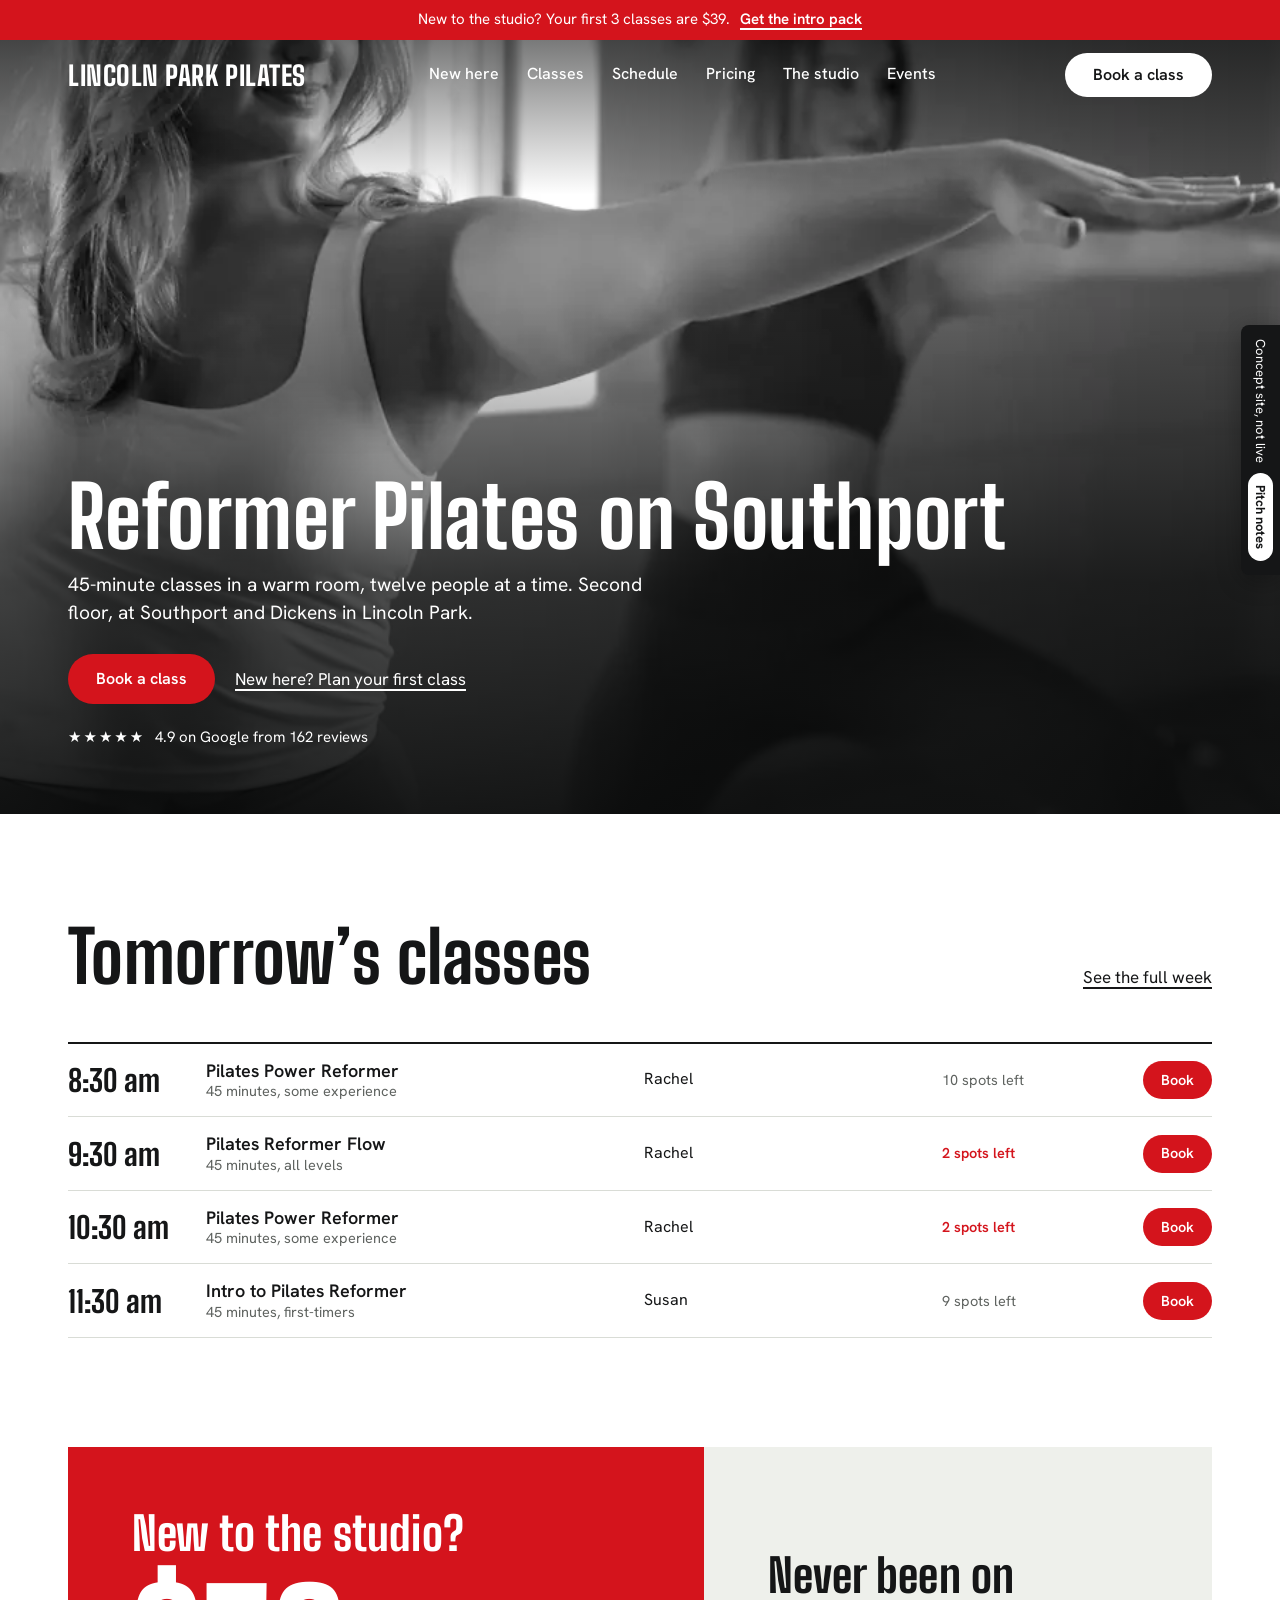
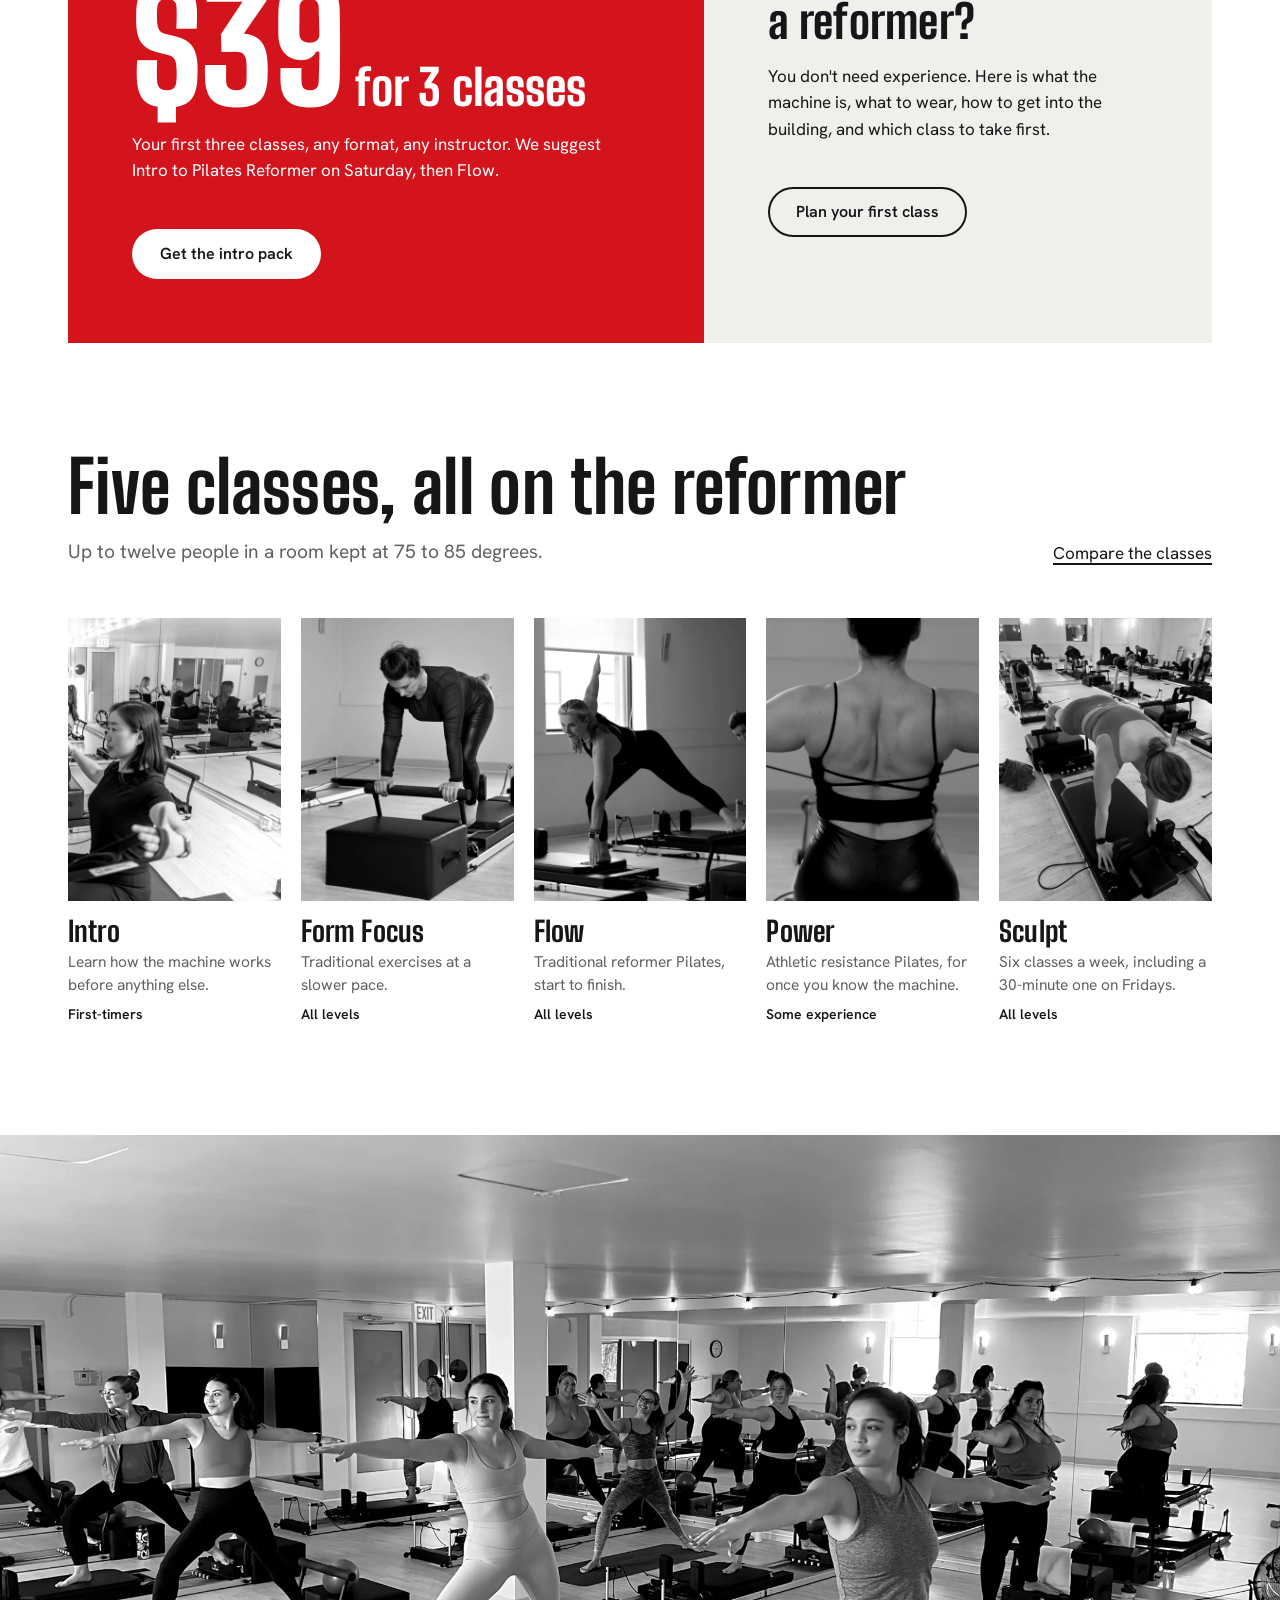
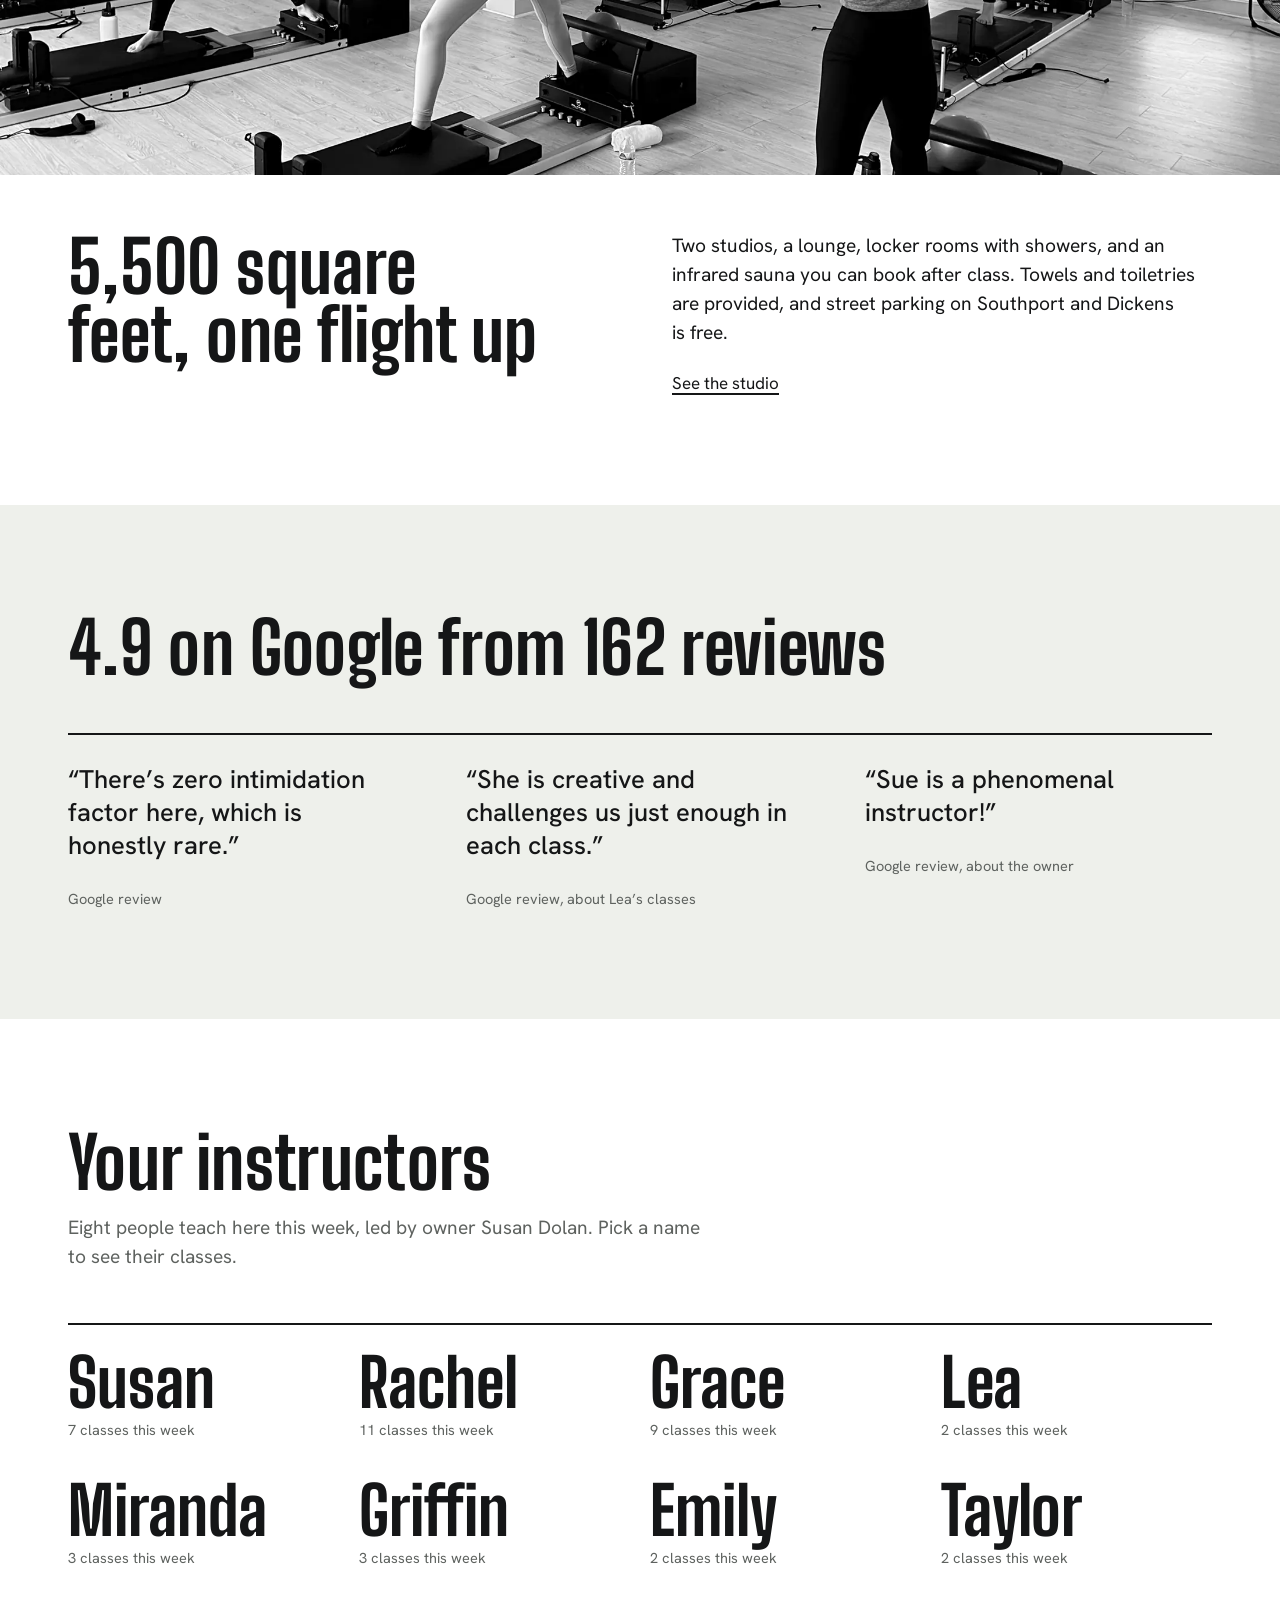
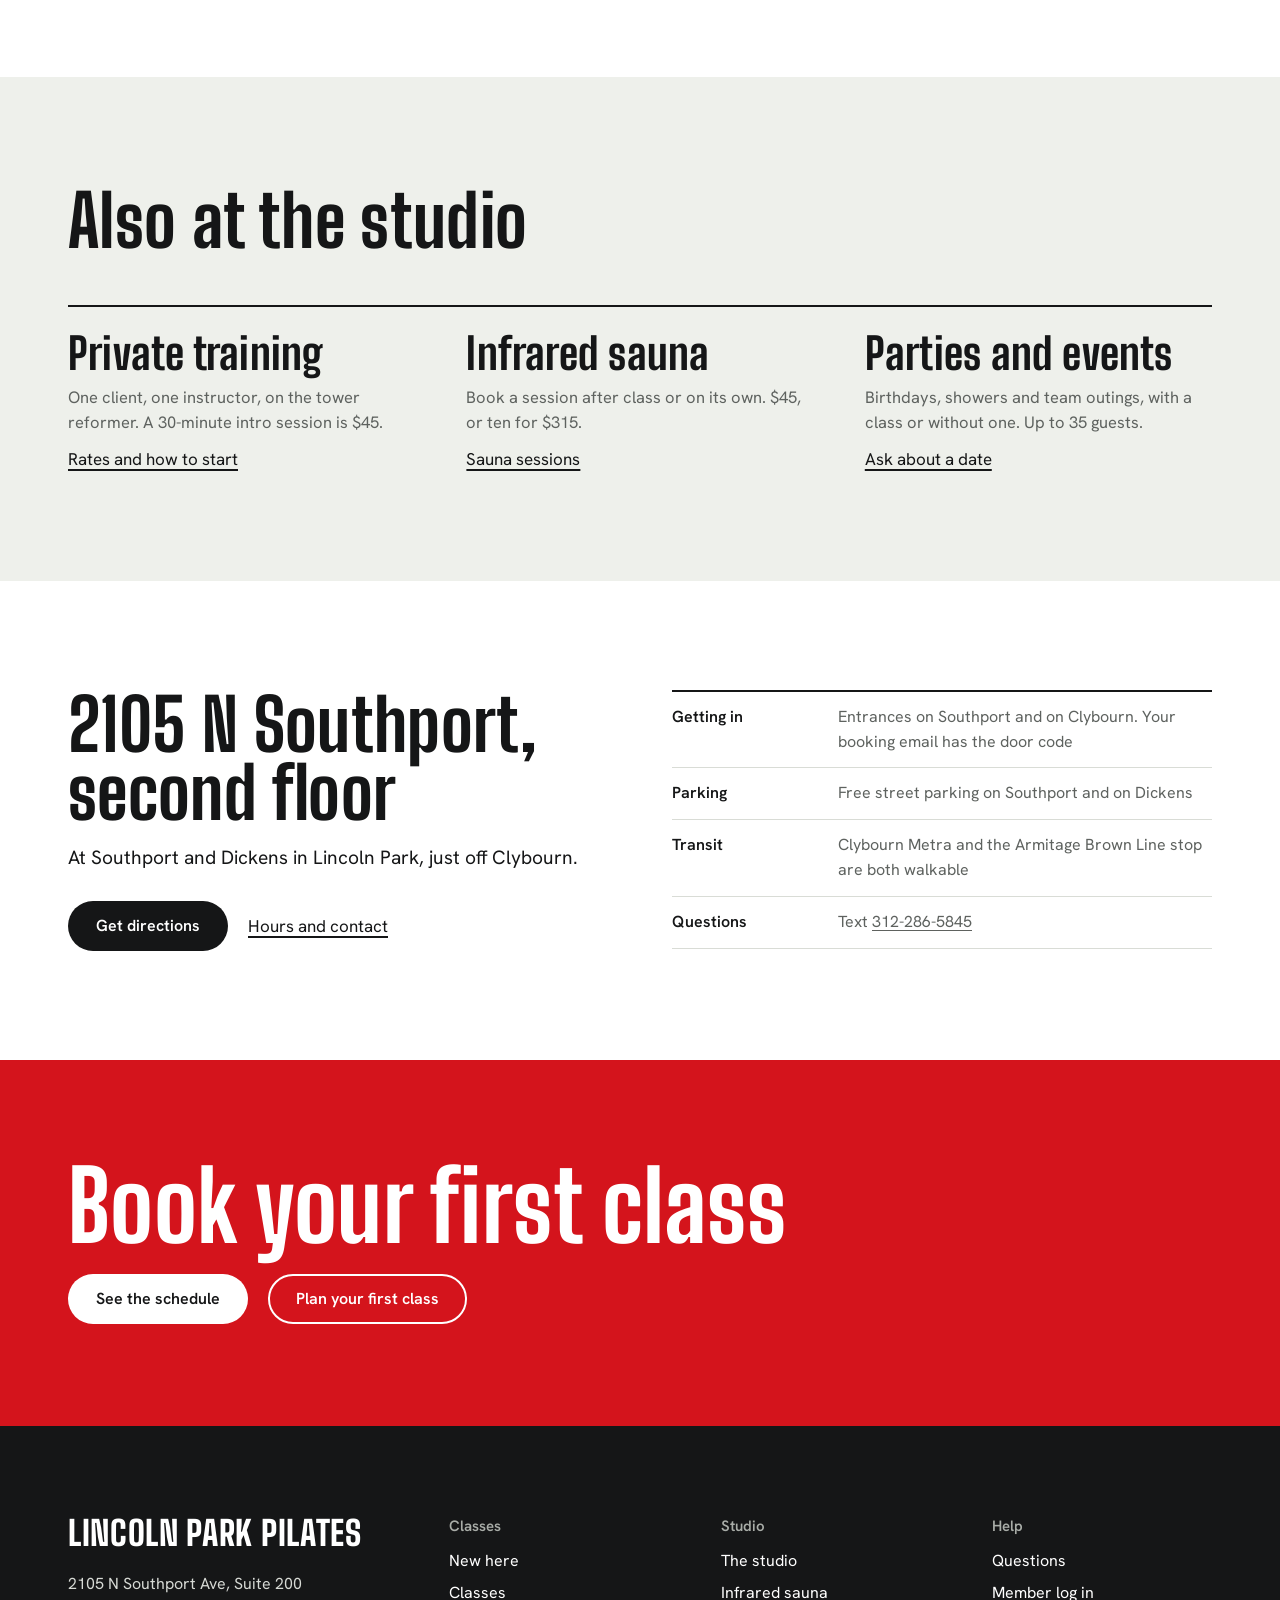
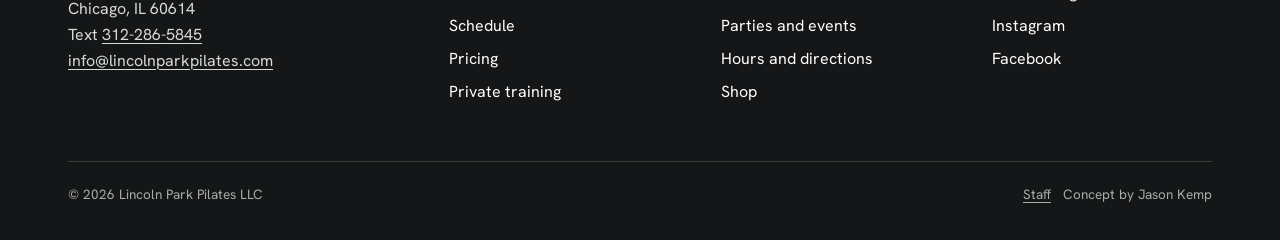
<file: index.html>
<!DOCTYPE html>
<html lang="en">
<head>
<meta charset="utf-8">
<meta name="viewport" content="width=device-width, initial-scale=1">
<title>Lincoln Park Pilates website concept</title>
<meta name="description" content="Reformer Pilates in Lincoln Park, Chicago. 45-minute classes of up to twelve people in a warm room, plus private training, an infrared sauna and event space. 2105 N Southport Ave. New clients: 3 classes for $39.">
<meta name="theme-color" content="#d4141c">
<meta name="robots" content="noindex, nofollow">
<meta property="og:title" content="Lincoln Park Pilates website concept">
<meta property="og:description" content="A redesign concept for Lincoln Park Pilates by Jason Kemp. Not the studio's live site. Nothing here books or charges.">
<meta property="og:type" content="website">
<link rel="preconnect" href="https://fonts.googleapis.com">
<link rel="preconnect" href="https://fonts.gstatic.com" crossorigin>
<link rel="stylesheet" href="https://fonts.googleapis.com/css2?family=Big+Shoulders:opsz,wght@10..72,500..900&family=Hanken+Grotesk:wght@400..700&display=swap">
<link rel="icon" href="data:image/svg+xml,%3Csvg xmlns='http://www.w3.org/2000/svg' viewBox='0 0 32 32'%3E%3Crect width='32' height='32' fill='%23d4141c'/%3E%3Ctext x='16' y='24' text-anchor='middle' font-family='Arial Narrow,Arial,sans-serif' font-weight='700' font-size='22' fill='%23fff'%3ELP%3C/text%3E%3C/svg%3E">
<style>
/* Lincoln Park Pilates concept v2. See DESIGN-NOTES.md for the reasoning. */
:root {
  --paper: #ffffff;
  --wall: #eef0eb;          /* the studio's sage-grey walls, very pale */
  --wall-2: #dfe3db;
  --ink: #151617;           /* reformer black */
  --grey: #5e625f;
  --line: #d9dcd6;
  --red: #d4141c;           /* the studio's logo red, deepened for contrast */
  --red-dark: #a90f16;
  --ok: #1f6b3b;

  --display: 'Big Shoulders', 'Big Shoulders Display', 'Arial Narrow', 'Helvetica Neue', Arial, sans-serif;
  --text: 'Hanken Grotesk', system-ui, -apple-system, 'Segoe UI', Roboto, sans-serif;

  --max: 1240px;
  --pad: clamp(20px, 4vw, 48px);
  --head: 72px;
  --gap: clamp(64px, 8.5vw, 116px);   /* vertical rhythm between sections */
  --ease: cubic-bezier(.2, .7, .2, 1);
}
@media (max-width: 760px) { :root { --head: 60px; } }

*, *::before, *::after { box-sizing: border-box; }
html { -webkit-text-size-adjust: 100%; }
body { margin: 0; background: var(--paper); color: var(--ink); font-family: var(--text); font-size: 17px; line-height: 1.55; -webkit-font-smoothing: antialiased; }
body.locked { overflow: hidden; }
img { display: block; max-width: 100%; }
a { color: inherit; text-decoration: none; }
button { font: inherit; color: inherit; background: none; border: 0; padding: 0; cursor: pointer; text-align: inherit; }
input, select, textarea { font: inherit; color: inherit; }
p { margin: 0 0 1em; text-wrap: pretty; }
p:last-child { margin-bottom: 0; }
h1, h2, h3, h4 { margin: 0; font-family: var(--display); font-weight: 700; line-height: .95; letter-spacing: .005em; text-wrap: balance; }
[hidden] { display: none !important; }
:focus-visible { outline: 3px solid var(--ink); outline-offset: 3px; }
::selection { background: var(--red); color: #fff; }
@media (prefers-reduced-motion: reduce) { *, *::before, *::after { transition-duration: .001s !important; animation: none !important; } }

/* type */
.h-xl { font-size: clamp(52px, 7.6vw, 116px); line-height: .9; }
.h-l { font-size: clamp(42px, 5.6vw, 80px); }
.h-m { font-size: clamp(32px, 3.6vw, 48px); line-height: 1; }
.h-s { font-size: clamp(24px, 2.2vw, 30px); line-height: 1.05; }
.lead { font-size: clamp(18px, 1.5vw, 21px); line-height: 1.5; max-width: 34em; }
.small { font-size: 14.5px; line-height: 1.5; }
.grey { color: var(--grey); }
.u { text-decoration: underline; text-underline-offset: 4px; text-decoration-thickness: 1.5px; }
.u:hover { color: var(--red); }
.sr { position: absolute; width: 1px; height: 1px; overflow: hidden; clip: rect(0 0 0 0); white-space: nowrap; }

/* layout */
.wrap { max-width: var(--max); margin: 0 auto; padding: 0 var(--pad); }
.sec { padding: var(--gap) 0; }
.sec-wall { background: var(--wall); }
.sec-ink { background: var(--ink); color: #fff; }
.sec-head { display: flex; flex-wrap: wrap; align-items: flex-end; justify-content: space-between; gap: 16px 32px; margin-bottom: clamp(28px, 4vw, 52px); }
.sec-head p { margin-top: 18px; }
.cols { display: grid; grid-template-columns: 1fr 1fr; gap: clamp(28px, 5vw, 72px); align-items: center; }
.cols-top { align-items: start; }
@media (max-width: 860px) { .cols { grid-template-columns: 1fr; } }
.photo { background: var(--wall-2); overflow: hidden; }
.photo img { width: 100%; height: 100%; object-fit: cover; }
.r-43 { aspect-ratio: 4/3; } .r-34 { aspect-ratio: 3/4; } .r-169 { aspect-ratio: 16/9; } .r-32 { aspect-ratio: 3/2; } .r-45 { aspect-ratio: 4/5; }

/* things you press are pills */
.btn { display: inline-flex; align-items: center; justify-content: center; gap: 8px; min-height: 50px; padding: 0 26px; border-radius: 999px; font-weight: 600; font-size: 16px; line-height: 1; white-space: nowrap; border: 2px solid transparent; transition: background .15s, color .15s, border-color .15s; }
.btn-red { background: var(--red); color: #fff; }
.btn-red:hover { background: var(--red-dark); }
.btn-ink { background: var(--ink); color: #fff; }
.btn-ink:hover { background: #000; }
.btn-white { background: #fff; color: var(--ink); }
.btn-white:hover { background: var(--wall); }
.btn-line { border-color: currentColor; }
.btn-line:hover { background: var(--ink); color: #fff; border-color: var(--ink); }
.btn-s { min-height: 38px; padding: 0 16px; font-size: 14.5px; }
.btn-wide { width: 100%; }
.btn[disabled] { opacity: .45; cursor: not-allowed; }
.btn-row { display: flex; flex-wrap: wrap; align-items: center; gap: 12px 20px; }
.ic { width: 20px; height: 20px; fill: none; stroke: currentColor; stroke-width: 1.8; stroke-linecap: round; stroke-linejoin: round; flex: none; }
.round { display: inline-flex; align-items: center; justify-content: center; width: 44px; height: 44px; border-radius: 50%; position: relative; }
.round:hover { background: rgba(127,127,127,.16); }

/* forms */
.field { display: grid; gap: 6px; }
.field > span { font-size: 14px; font-weight: 600; }
.field input, .field select, .field textarea { width: 100%; min-height: 50px; padding: 12px 14px; border: 1.5px solid #b9beb6; border-radius: 6px; background: #fff; }
.field textarea { min-height: 110px; resize: vertical; }
.field input:focus, .field select:focus, .field textarea:focus { outline: 0; border-color: var(--ink); box-shadow: 0 0 0 3px rgba(21,22,23,.12); }
.field--err input, .field--err select, .field--err textarea { border-color: var(--red); }
.check.field--err { color: var(--red); }
.form-grid { display: grid; grid-template-columns: 1fr 1fr; gap: 16px; }
.form-grid .span2 { grid-column: 1 / -1; }
@media (max-width: 560px) { .form-grid { grid-template-columns: 1fr; } }
.check { display: flex; gap: 10px; align-items: flex-start; font-size: 15px; }
.check input { margin-top: 4px; width: 18px; height: 18px; accent-color: var(--red); flex: none; }
.note { font-size: 14px; color: var(--grey); line-height: 1.5; }
.ok-box { border-left: 4px solid var(--ok); background: #edf5ef; padding: 16px 18px; font-size: 15.5px; }

/* price and rate rows */
.rows { border-top: 2px solid var(--ink); }
.rrow { display: grid; grid-template-columns: 1fr auto auto; gap: 8px 24px; align-items: center; padding: 18px 0; border-bottom: 1px solid var(--line); }
.rrow__name { font-weight: 600; font-size: 18px; }
.rrow__name small { display: block; font-weight: 400; font-size: 14.5px; color: var(--grey); margin-top: 2px; }
.rrow__price { font-family: var(--display); font-weight: 700; font-size: 34px; line-height: 1; white-space: nowrap; text-align: right; }
.rrow__price small { font-family: var(--text); font-weight: 400; font-size: 14px; color: var(--grey); margin-left: 3px; }
.rrow__per { display: block; font-family: var(--text); font-weight: 400; font-size: 13.5px; color: var(--grey); margin-top: 4px; }
.rrow--pick .rrow__price { color: var(--red); }
.tag { display: inline-block; font-size: 12.5px; font-weight: 700; line-height: 1; color: #fff; background: var(--red); padding: 5px 8px; margin-left: 10px; vertical-align: 3px; }
@media (max-width: 560px) { .rrow { grid-template-columns: 1fr auto; } .rrow .btn { grid-column: 1 / -1; justify-self: start; } }

/* toast */
.toast { position: fixed; left: 50%; bottom: 88px; transform: translate(-50%, 16px); background: var(--ink); color: #fff; padding: 12px 20px; border-radius: 999px; font-size: 15px; opacity: 0; pointer-events: none; transition: opacity .2s, transform .2s; z-index: 140; max-width: calc(100vw - 32px); text-align: center; }
.toast.on { opacity: 1; transform: translate(-50%, 0); }

/* intro-offer bar: the studio's own, the way SLT and New York Pilates run one */
.offerbar { background: var(--red); color: #fff; font-size: 15px; text-align: center; padding: 10px var(--pad); line-height: 1.3; }
.offerbar a { font-weight: 600; text-decoration: underline; text-underline-offset: 3px; margin-left: 6px; white-space: nowrap; }

/* header */
.head { position: sticky; top: 0; z-index: 80; height: var(--head); background: #fff; color: var(--ink); border-bottom: 1px solid var(--line); transition: background .2s, color .2s, border-color .2s; }
.head .wrap { height: 100%; display: flex; align-items: center; justify-content: space-between; gap: 20px; }
.logo { font-family: var(--display); font-weight: 800; font-size: 27px; line-height: 1; letter-spacing: .02em; text-transform: uppercase; white-space: nowrap; }
.logo span { color: var(--red); }
.nav { display: flex; align-items: center; gap: clamp(14px, 2.2vw, 34px); font-size: 16px; font-weight: 500; }
.nav a { padding: 8px 0; border-bottom: 2px solid transparent; }
.nav a:hover, .nav a.on { border-bottom-color: currentColor; }
.head__right { display: flex; align-items: center; gap: 6px; }
.head__right .btn { min-height: 44px; margin-left: 6px; }
.cart-count { position: absolute; top: 2px; right: 0; min-width: 18px; height: 18px; padding: 0 4px; border-radius: 999px; background: var(--red); color: #fff; font-size: 11px; font-weight: 700; line-height: 18px; text-align: center; }
.menu-btn { display: none; }
@media (max-width: 1020px) { .nav { display: none; } .menu-btn { display: inline-flex; } }
@media (max-width: 520px) { .head__right .btn { display: none; } .logo { font-size: 23px; } }

/* over the home hero the header is clear until you scroll */
body.over .head { background: transparent; color: #fff; border-bottom-color: transparent; }
body.over .head .logo span { color: #fff; }
body.over .head .btn-red { background: #fff; color: var(--ink); }

/* full-screen menu */
.menu { position: fixed; inset: 0; z-index: 120; background: var(--red); color: #fff; display: flex; flex-direction: column; padding: 0 var(--pad) 28px; transform: translateY(-102%); transition: transform .35s var(--ease); overflow: auto; }
.menu.on { transform: none; }
.menu__top { height: var(--head); display: flex; align-items: center; justify-content: space-between; flex: none; }
.menu .logo span { color: #fff; }
.menu__links { list-style: none; margin: 18px 0 0; padding: 0; }
.menu__links a { display: block; font-family: var(--display); font-weight: 700; font-size: clamp(40px, 11vw, 64px); line-height: 1.08; }
.menu__more { list-style: none; margin: 26px 0 0; padding: 0; display: flex; flex-wrap: wrap; gap: 8px 24px; font-size: 17px; }
.menu__more a { text-decoration: underline; text-underline-offset: 4px; }
.menu__foot { margin-top: auto; padding-top: 28px; font-size: 15px; line-height: 1.5; }

/* footer */
.foot { background: var(--ink); color: #fff; padding: clamp(56px, 7vw, 96px) 0 36px; }
.foot__grid { display: grid; grid-template-columns: 1.5fr 1fr 1fr 1fr; gap: 32px clamp(24px, 4vw, 56px); }
.foot .logo { font-size: 34px; }
.foot .logo span { color: #fff; }
.foot h4 { font-family: var(--text); font-size: 15px; font-weight: 600; letter-spacing: 0; line-height: 1.4; margin-bottom: 12px; color: #a9ada8; }
.foot ul { list-style: none; margin: 0; padding: 0; display: grid; gap: 8px; font-size: 16px; }
.foot ul a:hover { text-decoration: underline; text-underline-offset: 4px; }
.foot address { font-style: normal; margin-top: 18px; font-size: 16px; line-height: 1.6; color: #d7dad5; }
.foot__fine { margin-top: 56px; padding-top: 22px; border-top: 1px solid #3a3d3c; font-size: 13.5px; color: #a9ada8; display: flex; flex-wrap: wrap; justify-content: space-between; gap: 10px 32px; }
@media (max-width: 860px) { .foot__grid { grid-template-columns: 1fr 1fr; } .foot__grid > :first-child { grid-column: 1 / -1; } }

/* concept label: a tab on the right edge, always on screen, clear of the page's own controls */
.concept { position: fixed; right: 0; top: 50%; z-index: 100; transform: translateY(-50%); writing-mode: vertical-rl; display: flex; align-items: center; gap: 10px; background: var(--ink); color: #fff; padding: 14px 7px; font-size: 13px; line-height: 1; border-radius: 8px 0 0 8px; box-shadow: 0 6px 24px rgba(0,0,0,.28); }
.concept button { background: #fff; color: var(--ink); border-radius: 999px; padding: 12px 6px; font-weight: 700; font-size: 13px; }
.concept button:hover { background: var(--wall); }

/* phone: book button pinned to the bottom edge */
.bookbar { display: none; }
@media (max-width: 760px) {
  .bookbar { display: flex; gap: 10px; position: fixed; left: 0; right: 0; bottom: 0; z-index: 90; padding: 10px 14px calc(10px + env(safe-area-inset-bottom, 0px)); background: #fff; border-top: 1px solid var(--line); }
  .bookbar .btn { flex: 1; min-height: 48px; padding: 0 12px; }
  .concept { writing-mode: horizontal-tb; top: auto; right: 0; left: 0; bottom: calc(69px + env(safe-area-inset-bottom, 0px)); transform: none; justify-content: center; border-radius: 0; padding: 5px 10px; font-size: 12.5px; box-shadow: none; z-index: 89; }
  .concept button { padding: 4px 10px; font-size: 12.5px; }
  .toast { bottom: 120px; }
  .foot { padding-bottom: 140px; }
}

.page { display: none; }
.page.on { display: block; }

/* ---------- home hero: full-bleed photo, a few words, one button ---------- */
.hero { position: relative; margin-top: calc(var(--head) * -1); min-height: min(86vh, 820px); display: flex; align-items: flex-end; color: #fff; background: #2b2d2c; overflow: hidden; }
.hero picture, .hero picture img { position: absolute; inset: 0; width: 100%; height: 100%; object-fit: cover; object-position: 50% 30%; }
.hero::after { content: ''; position: absolute; inset: 0; background: linear-gradient(180deg, rgba(10,11,11,.55) 0%, rgba(10,11,11,0) 20%), linear-gradient(0deg, rgba(10,11,11,.9) 0%, rgba(10,11,11,.72) 30%, rgba(10,11,11,0) 66%); }
.hero__in { position: relative; z-index: 1; width: 100%; padding-top: calc(var(--head) + 120px); padding-bottom: clamp(44px, 5vw, 64px); }
.hero h1 { font-size: clamp(50px, 6.6vw, 100px); }
.hero .lead { margin-top: 16px; max-width: 32em; }
.hero .btn-row { margin-top: 26px; }
.hero__proof { margin-top: 22px; font-size: 15px; display: flex; align-items: center; gap: 10px; }
.stars { letter-spacing: 2px; font-size: 15px; }
@media (max-width: 760px) {
  .hero { min-height: 80vh; }
  .hero picture img { object-position: 30% 0; }
  .hero::after { background: linear-gradient(180deg, rgba(10,11,11,.5) 0%, rgba(10,11,11,0) 20%, rgba(10,11,11,.1) 38%, rgba(10,11,11,.88) 76%); }
  .hero__in { padding-bottom: 36px; }
}

/* class rows: used for today's list on home and for the full schedule */
.klist { border-top: 2px solid var(--ink); }
.krow { display: grid; grid-template-columns: 120px minmax(0, 1.5fr) minmax(0, 1fr) 120px 132px; gap: 18px; align-items: center; padding: 16px 0; border-bottom: 1px solid var(--line); }
.krow__time { font-family: var(--display); font-weight: 700; font-size: 30px; line-height: 1; white-space: nowrap; }
.krow__name { font-weight: 600; font-size: 18px; line-height: 1.25; }
.krow__name small { display: block; font-weight: 400; font-size: 14.5px; color: var(--grey); }
.krow__who { font-size: 16px; }
.krow__who small { display: block; font-size: 14px; color: var(--grey); }
.krow__spots { font-size: 14.5px; color: var(--grey); }
.krow__spots.low { color: var(--red); font-weight: 600; }
.krow__act { text-align: right; }
.krow.past { opacity: .4; }
.krow.past .btn { visibility: hidden; }
.krow.mine .btn { background: var(--ok); border-color: var(--ok); color: #fff; }
.kday { margin: 44px 0 14px; }
.kday:first-child { margin-top: 0; }
.kday span { font-family: var(--text); font-weight: 400; font-size: 16px; color: var(--grey); margin-left: 12px; }
.kempty { padding: 44px 0; color: var(--grey); border-bottom: 1px solid var(--line); }
@media (max-width: 860px) {
  .krow { grid-template-columns: 92px minmax(0, 1fr) auto; grid-template-areas: 'time name act' 'time who act'; gap: 2px 14px; padding: 14px 0; }
  .krow__time { grid-area: time; font-size: 24px; align-self: start; padding-top: 2px; }
  .krow__name { grid-area: name; font-size: 17px; }
  .krow__name small { display: none; }
  .krow__who { grid-area: who; font-size: 14.5px; color: var(--grey); }
  .krow__who small { display: inline; margin-left: 6px; }
  .krow__spots { display: none; }
  .krow__act { grid-area: act; }
  .krow__act .btn { min-height: 40px; padding: 0 14px; }
}

/* the two-up under the hero: the offer, and the first-timer door */
.duo { display: grid; grid-template-columns: 1.25fr 1fr; }
.duo > div { padding: clamp(32px, 5vw, 64px); display: flex; flex-direction: column; align-items: flex-start; justify-content: center; gap: 18px; }
.duo__offer { background: var(--red); color: #fff; }
.duo__new { background: var(--wall); }
.duo__price { font-family: var(--display); font-weight: 800; font-size: clamp(88px, 12vw, 176px); line-height: .86; letter-spacing: -.01em; margin-top: 6px; }
.duo__price small { font-size: .32em; font-weight: 700; letter-spacing: 0; margin-left: .2em; }
.duo p { max-width: 30em; }
.duo .btn { margin-top: 10px; }
@media (max-width: 860px) { .duo { grid-template-columns: 1fr; } }

/* class tiles */
.ctiles { display: grid; grid-template-columns: repeat(5, 1fr); gap: 20px; }
.ctile { display: flex; flex-direction: column; gap: 6px; }
.ctile .photo { margin-bottom: 10px; }
.ctile h3 { font-size: 28px; line-height: 1; }
.ctile p { font-size: 15.5px; line-height: 1.45; color: var(--grey); margin: 0; }
.ctile__lvl { font-size: 14px; font-weight: 600; margin-top: 2px; }
.ctile:hover h3 { color: var(--red); }
@media (max-width: 1020px) {
  .ctiles { display: flex; overflow-x: auto; scroll-snap-type: x mandatory; margin: 0 calc(var(--pad) * -1); padding: 0 var(--pad) 12px; scroll-padding-left: var(--pad); scrollbar-width: none; }
  .ctiles::-webkit-scrollbar { display: none; }
  .ctile { flex: 0 0 min(64vw, 280px); scroll-snap-align: start; }
}

/* facts list */
.facts { margin: 28px 0 0; border-top: 2px solid var(--ink); }
.facts div { display: grid; grid-template-columns: 150px 1fr; gap: 16px; padding: 13px 0; border-bottom: 1px solid var(--line); font-size: 16px; }
.facts dt { font-weight: 600; }
.facts dd { margin: 0; color: var(--grey); }
@media (max-width: 520px) { .facts div { grid-template-columns: 1fr; gap: 2px; } }

/* reviews */
.quotes { display: grid; grid-template-columns: repeat(3, 1fr); gap: clamp(24px, 4vw, 56px); padding-top: 28px; border-top: 2px solid var(--ink); }
.quote p { font-size: clamp(21px, 2vw, 26px); line-height: 1.3; font-weight: 500; }
.quote cite { display: block; font-style: normal; font-size: 14.5px; color: var(--grey); margin-top: 12px; }
@media (max-width: 860px) { .quotes { grid-template-columns: 1fr; } }

/* instructors, by name */
.names { display: grid; grid-template-columns: repeat(4, minmax(0, 1fr)); gap: clamp(22px, 3vw, 40px) 20px; border-top: 2px solid var(--ink); padding-top: 26px; }
.names button { text-align: left; font-family: var(--display); font-weight: 700; font-size: clamp(40px, 5.2vw, 76px); line-height: .95; }
.names button:hover { color: var(--red); }
.names button small { display: block; font-family: var(--text); font-weight: 400; font-size: 14.5px; line-height: 1.4; color: var(--grey); margin-top: 6px; }
@media (max-width: 760px) { .names { grid-template-columns: 1fr 1fr; } }

/* a full-width photo between sections */
.wide { aspect-ratio: 2/1; max-height: 78vh; width: 100%; }
@media (max-width: 760px) { .wide { aspect-ratio: 4/3; } }
.sec-tight { padding-top: clamp(36px, 4.5vw, 60px); }

/* three more things, as text */
.also { display: grid; grid-template-columns: repeat(3, 1fr); gap: 0 clamp(24px, 4vw, 56px); border-top: 2px solid var(--ink); }
.also a { display: flex; flex-direction: column; align-items: flex-start; gap: 10px; padding: 26px 0 0; }
.also h3 { font-size: clamp(32px, 3.4vw, 44px); }
.also p { color: var(--grey); font-size: 16.5px; max-width: 24em; margin: 0; }
.also a:hover h3 { color: var(--red); }
@media (max-width: 760px) { .also { grid-template-columns: 1fr; } .also a { padding: 22px 0; border-bottom: 1px solid var(--line); } }

/* visit */
.hours { margin-top: 16px; border-top: 2px solid var(--ink); }
.hours div { display: flex; justify-content: space-between; gap: 16px; padding: 10px 0; border-bottom: 1px solid var(--line); font-size: 16px; }
.hours .now { font-weight: 700; }

/* closing band: flat red, one line, two buttons */
.band { background: var(--red); color: #fff; padding: clamp(64px, 8vw, 112px) 0; }
.band .wrap { display: flex; flex-wrap: wrap; align-items: center; justify-content: space-between; gap: 24px 40px; }
.band .btn-line:hover { background: #fff; color: var(--ink); border-color: #fff; }

/* space between the last block of a page and the footer */
.end { height: clamp(56px, 7vw, 96px); }

/* ---------- inner pages ---------- */
.phead { padding-top: clamp(48px, 7vw, 96px); padding-bottom: clamp(32px, 4vw, 56px); }
.phead .lead { margin-top: 20px; }

/* schedule controls */
.sbar { position: sticky; top: var(--head); z-index: 20; background: #fff; display: flex; flex-wrap: wrap; align-items: center; justify-content: space-between; gap: 12px 24px; padding: 14px 0; margin-bottom: 28px; border-bottom: 1px solid var(--line); }
.days { display: flex; gap: 6px; overflow-x: auto; scrollbar-width: none; max-width: 100%; }
.days::-webkit-scrollbar { display: none; }
.days button { min-height: 44px; padding: 0 16px; border-radius: 999px; border: 1.5px solid var(--line); font-weight: 600; font-size: 15.5px; white-space: nowrap; }
.days button small { font-weight: 400; color: var(--grey); margin-left: 6px; font-size: 13.5px; }
.days button:hover { border-color: var(--ink); }
.days button.on { background: var(--ink); border-color: var(--ink); color: #fff; }
.days button.on small { color: #c9ccc7; }
.days button.today:not(.on) { border-color: var(--ink); }
.filters { display: flex; flex-wrap: wrap; gap: 8px; }
.sel { position: relative; }
.sel select { appearance: none; -webkit-appearance: none; min-height: 44px; padding: 0 38px 0 16px; border: 1.5px solid var(--line); border-radius: 999px; background: #fff; font-size: 15.5px; font-weight: 600; cursor: pointer; }
.sel::after { content: ''; position: absolute; right: 16px; top: 17px; width: 7px; height: 7px; border-right: 2px solid var(--ink); border-bottom: 2px solid var(--ink); transform: rotate(45deg); pointer-events: none; }
.legend { display: grid; grid-template-columns: repeat(4, 1fr); gap: 20px 32px; margin-top: 44px; font-size: 15px; color: var(--grey); }
.legend b { display: block; color: var(--ink); }
@media (max-width: 860px) { .legend { grid-template-columns: 1fr 1fr; } .sbar { position: static; } }

/* pricing */
.jump { display: flex; flex-wrap: wrap; gap: 8px; }
.jump button { min-height: 44px; padding: 0 18px; border-radius: 999px; border: 1.5px solid var(--line); font-weight: 600; font-size: 15.5px; }
.jump button:hover { border-color: var(--ink); }
.pgroup { padding: clamp(44px, 6vw, 80px) 0 0; scroll-margin-top: calc(var(--head) + 12px); display: grid; grid-template-columns: minmax(0, 4fr) minmax(0, 8fr); gap: 20px clamp(28px, 5vw, 72px); }
.pgroup__intro p { margin-top: 14px; color: var(--grey); max-width: 26em; }
@media (max-width: 860px) { .pgroup { grid-template-columns: 1fr; } }
.calc { display: grid; grid-template-columns: minmax(0, 5fr) minmax(0, 7fr); gap: clamp(28px, 5vw, 72px); align-items: start; }
.calc__n { font-family: var(--display); font-weight: 800; font-size: clamp(120px, 16vw, 220px); line-height: .8; }
.calc__unit { font-size: 18px; margin-top: 10px; }
.calc input[type=range] { width: 100%; margin: 26px 0 6px; accent-color: var(--red); height: 28px; }
.calc__scale { display: flex; justify-content: space-between; font-size: 14px; color: var(--grey); }
.calc__best { font-size: 18px; margin-bottom: 18px; }
.calc__best b { font-family: var(--display); font-size: 40px; line-height: 1; display: block; margin-top: 4px; }
.ctable { width: 100%; border-collapse: collapse; font-size: 16px; }
.ctable th { text-align: left; font-size: 14px; font-weight: 600; color: var(--grey); padding: 0 0 10px; border-bottom: 2px solid var(--ink); }
.ctable td { padding: 12px 0; border-bottom: 1px solid var(--line); vertical-align: baseline; }
.ctable .num { text-align: right; white-space: nowrap; padding-left: 16px; font-variant-numeric: tabular-nums; }
.ctable small { color: var(--grey); font-size: 13.5px; display: block; }
.ctable tr.best td { font-weight: 700; color: var(--red); }
.ctable tr.dim td { color: #9a9e99; }
.calc__also { margin-top: 16px; font-size: 15px; color: var(--grey); }
@media (max-width: 860px) { .calc { grid-template-columns: 1fr; } }
.policies { display: grid; grid-template-columns: repeat(3, 1fr); gap: 28px clamp(24px, 4vw, 56px); }
.policies h3 { font-family: var(--text); font-size: 17px; font-weight: 700; line-height: 1.3; letter-spacing: 0; margin-bottom: 6px; }
.policies p { font-size: 16px; color: var(--grey); }
@media (max-width: 860px) { .policies { grid-template-columns: 1fr; } }

/* new here */
.steps { list-style: none; margin: 0; padding: 0; counter-reset: s; border-top: 2px solid var(--ink); }
.steps li { counter-increment: s; position: relative; padding: 20px 0 20px 76px; border-bottom: 1px solid var(--line); min-height: 84px; }
.steps li::before { content: counter(s); position: absolute; left: 0; top: 14px; font-family: var(--display); font-weight: 800; font-size: 56px; line-height: 1; color: var(--red); }
.steps b { display: block; font-size: 19px; margin-bottom: 2px; }
.steps span { color: var(--grey); }
.finder { display: grid; grid-template-columns: minmax(0, 7fr) minmax(0, 5fr); gap: clamp(28px, 5vw, 72px); align-items: start; }
.finder fieldset { border: 0; margin: 0 0 26px; padding: 0; }
.finder legend { font-weight: 700; font-size: 18px; margin-bottom: 12px; padding: 0; }
.opts { display: flex; flex-wrap: wrap; gap: 8px; }
.opt { position: relative; }
.opt input { position: absolute; opacity: 0; inset: 0; cursor: pointer; }
.opt span { display: inline-flex; align-items: center; min-height: 46px; padding: 0 18px; border-radius: 999px; border: 1.5px solid #b9beb6; background: #fff; font-size: 16px; font-weight: 500; }
.opt input:checked + span { background: var(--ink); border-color: var(--ink); color: #fff; }
.opt input:focus-visible + span { outline: 3px solid var(--ink); outline-offset: 3px; }
.finder__out { background: var(--red); color: #fff; padding: clamp(28px, 4vw, 44px); position: sticky; top: calc(var(--head) + 24px); }
.finder__out h3 { font-size: clamp(40px, 4.6vw, 60px); margin: 8px 0 14px; }
.finder__out .btn-row { margin-top: 24px; }
@media (max-width: 860px) { .finder { grid-template-columns: 1fr; } .finder__out { position: static; } }

/* classes page */
.cl { display: grid; grid-template-columns: minmax(0, 5fr) minmax(0, 7fr); gap: clamp(24px, 5vw, 72px); align-items: center; padding: clamp(28px, 4vw, 48px) 0; border-top: 1px solid var(--line); scroll-margin-top: calc(var(--head) + 12px); }
.cl:first-child { border-top: 0; padding-top: 0; }
.cl .photo { max-width: 440px; }
.cl h2 { margin-bottom: 14px; }
.cl__meta { font-size: 15.5px; font-weight: 600; margin: 16px 0 22px; }
.cl__meta span { display: inline-block; margin-right: 22px; }
@media (max-width: 760px) { .cl { grid-template-columns: 1fr; } .cl .photo { max-width: none; aspect-ratio: 4/3; } }

/* studio page */
.mosaic { display: grid; grid-template-columns: 2fr 1fr; gap: 20px; }
.mosaic .photo:first-child { grid-row: span 2; }
@media (max-width: 760px) { .mosaic { grid-template-columns: 1fr 1fr; } .mosaic .photo:first-child { grid-column: 1 / -1; grid-row: auto; aspect-ratio: 3/2; } }
.panel { background: var(--wall); padding: clamp(24px, 4vw, 44px); }

/* events */
.elist { border-top: 2px solid var(--ink); margin-top: 28px; }
.elist div { display: grid; grid-template-columns: minmax(0, 1fr) auto; gap: 4px 24px; padding: 18px 0; border-bottom: 1px solid var(--line); }
.elist h3 { font-size: 30px; }
.elist p { grid-column: 1; color: var(--grey); font-size: 16px; margin: 0; }
.elist span { grid-row: 1; grid-column: 2; font-size: 14.5px; font-weight: 600; white-space: nowrap; align-self: center; }
@media (max-width: 520px) { .elist div { grid-template-columns: 1fr; } .elist span { grid-row: auto; grid-column: 1; } }

/* faq */
.faq { display: grid; grid-template-columns: minmax(0, 4fr) minmax(0, 8fr); gap: clamp(28px, 5vw, 72px); align-items: start; }
.faq__side { position: sticky; top: calc(var(--head) + 24px); display: grid; gap: 16px; }
.faq__side input { width: 100%; min-height: 52px; padding: 0 20px; border: 1.5px solid #b9beb6; border-radius: 999px; background: #fff; }
.faq__side input:focus { outline: 0; border-color: var(--ink); }
.cats { display: flex; flex-wrap: wrap; gap: 8px; }
.cats button { min-height: 40px; padding: 0 16px; border-radius: 999px; border: 1.5px solid var(--line); font-size: 15px; font-weight: 600; }
.cats button.on { background: var(--ink); border-color: var(--ink); color: #fff; }
.qa { border-top: 2px solid var(--ink); }
.qa details { border-bottom: 1px solid var(--line); }
.qa summary { list-style: none; cursor: pointer; padding: 20px 44px 20px 0; position: relative; font-weight: 600; font-size: 19px; line-height: 1.35; }
.qa summary::-webkit-details-marker { display: none; }
.qa summary::after { content: '+'; position: absolute; right: 4px; top: 14px; font-size: 28px; font-weight: 400; line-height: 1.2; }
.qa details[open] summary::after { content: '\2212'; }
.qa details p { padding: 0 44px 22px 0; color: var(--grey); max-width: 40em; }
@media (max-width: 860px) { .faq { grid-template-columns: 1fr; } .faq__side { position: static; } }

.klist__more { margin-top: 16px; font-size: 16px; }

.elist button { grid-column: 1 / -1; justify-self: start; margin-top: 8px; font-size: 15px; font-weight: 600; }
.ctable td button { text-align: left; font: inherit; color: inherit; }
.calc__also button { font-weight: 600; color: var(--ink); }
/* text links get a taller tap area on phones without changing the layout */
@media (max-width: 760px) {
  a.u, .jumpto, .foot ul a, .menu__more a, .offerbar a, .foot__fine a { padding-top: 9px; padding-bottom: 9px; }
  button.u { padding-top: 9px; padding-bottom: 9px; margin-top: -9px; margin-bottom: -9px; }
  .elist button.u { margin-top: -1px; }
  .foot ul { gap: 12px; }
  .menu__more { gap: 14px 24px; }
  .concept button { padding: 8px 12px; }
}

@media (max-width: 760px) { .menu .logo, .adm__bar .logo, .head .logo { padding: 11px 0; } .concept button { padding: 9px 12px; } .foot__fine a { padding-left: 8px; padding-right: 8px; margin-left: -8px; } }

.tel { text-decoration: underline; text-decoration-thickness: 1px; text-underline-offset: 3px; }
.tel:hover { color: var(--red); }
.foot .tel:hover, .menu .tel:hover { color: inherit; opacity: .75; }
@media (max-width: 760px) { .tel { padding-top: 9px; padding-bottom: 9px; } }

.scrim { position: fixed; inset: 0; background: rgba(10,11,11,.55); z-index: 125; opacity: 0; pointer-events: none; transition: opacity .25s; }
.scrim.on { opacity: 1; pointer-events: auto; }

/* booking, purchase, inquiry and bag all open in this sheet */
.sheet { position: fixed; z-index: 130; right: 0; top: 0; bottom: 0; width: min(540px, 100vw); background: #fff; transform: translateX(104%); transition: transform .35s var(--ease); display: flex; flex-direction: column; }
.sheet.on { transform: none; }
.sheet__head { display: flex; justify-content: space-between; align-items: flex-start; gap: 16px; padding: 24px 28px 18px; border-bottom: 1px solid var(--line); }
.sheet__head p { margin: 0 0 6px; font-size: 14.5px; font-weight: 600; color: var(--red); }
.sheet__head h2 { font-size: 40px; }
.sheet__body { flex: 1; overflow: auto; padding: 22px 28px; }
.sheet__foot { padding: 14px 28px calc(18px + env(safe-area-inset-bottom, 0px)); border-top: 1px solid var(--line); display: flex; justify-content: space-between; align-items: center; gap: 14px; }
.sheet__foot .small { color: var(--grey); }
@media (max-width: 560px) { .sheet__head, .sheet__body, .sheet__foot { padding-left: 18px; padding-right: 18px; } .sheet__head h2 { font-size: 34px; } }

.steps-bar { display: flex; gap: 6px; margin-bottom: 20px; }
.steps-bar i { flex: 1; height: 4px; background: var(--wall-2); }
.steps-bar i.on { background: var(--red); }
.summary { background: var(--wall); padding: 18px 20px; margin-bottom: 22px; display: grid; grid-template-columns: 1fr auto; gap: 4px 16px; font-size: 15px; }
.summary__name { grid-column: 1 / -1; font-family: var(--display); font-weight: 700; font-size: 30px; line-height: 1; margin-bottom: 4px; }
.summary b { font-size: 17px; }
.summary small { color: var(--grey); font-size: 14.5px; }
.q { font-weight: 700; font-size: 17px; margin: 0 0 10px; }
.pay { display: grid; gap: 8px; margin: 0 0 22px; }
.pay label { display: grid; grid-template-columns: auto 1fr auto; gap: 14px; align-items: center; padding: 13px 16px; border: 1.5px solid #b9beb6; border-radius: 6px; cursor: pointer; }
.pay label:has(input:checked) { border-color: var(--ink); box-shadow: 0 0 0 1.5px var(--ink) inset; }
.pay input { accent-color: var(--red); width: 18px; height: 18px; }
.pay b { display: block; font-size: 16.5px; }
.pay small { color: var(--grey); font-size: 14.5px; }
.pay .amt { font-family: var(--display); font-weight: 700; font-size: 28px; }
.conf { display: grid; gap: 20px; }
.conf__big { font-family: var(--display); font-weight: 700; font-size: 56px; line-height: .95; }
.conf__list { list-style: none; margin: 0; padding: 0; border-top: 2px solid var(--ink); }
.conf__list li { display: grid; grid-template-columns: 110px 1fr; gap: 14px; padding: 11px 0; border-bottom: 1px solid var(--line); font-size: 16px; }
.conf__list li span:first-child { font-weight: 600; }
.conf__tip { background: var(--wall); padding: 16px 18px; font-size: 15.5px; }
.cart-line { display: grid; grid-template-columns: 1fr auto auto; gap: 14px; align-items: center; padding: 14px 0; border-bottom: 1px solid var(--line); }
.cart-line small { color: var(--grey); }
.qty { display: inline-flex; align-items: center; border: 1.5px solid #b9beb6; border-radius: 999px; }
.qty button { width: 36px; height: 36px; text-align: center; font-size: 18px; }
.qty output { min-width: 22px; text-align: center; font-weight: 600; }
.cart-total { display: flex; justify-content: space-between; padding: 18px 0 0; font-family: var(--display); font-weight: 700; font-size: 34px; }

/* pitch notes: not part of the site, so it looks like a different object */
.pitch { position: fixed; z-index: 135; right: 0; top: 0; bottom: 0; width: min(780px, 100vw); background: var(--ink); color: #fff; transform: translateX(104%); transition: transform .38s var(--ease); display: flex; flex-direction: column; font-size: 16px; }
.pitch.on { transform: none; }
.pitch__head { display: flex; justify-content: space-between; align-items: flex-start; padding: 24px 30px 0; }
.pitch__head p { margin: 0 0 6px; font-size: 14.5px; color: #a9ada8; }
.pitch__head h2 { font-size: 44px; }
.ptabs { display: flex; gap: 4px; padding: 20px 30px 0; border-bottom: 1px solid #3a3d3c; overflow-x: auto; scrollbar-width: none; flex: none; }
.ptabs::-webkit-scrollbar { display: none; }
.ptabs button { padding: 10px 12px; font-size: 15px; font-weight: 600; color: #a9ada8; border-bottom: 3px solid transparent; white-space: nowrap; }
.ptabs button.on { color: #fff; border-bottom-color: var(--red); }
.ptabs .cnt { display: inline-block; min-width: 20px; padding: 0 6px; margin-left: 6px; border-radius: 999px; background: var(--red); color: #fff; font-size: 12px; line-height: 20px; text-align: center; }
.pitch__body { flex: 1; overflow: auto; padding: 26px 30px 44px; line-height: 1.55; }
.pitch__body > section { display: none; }
.pitch__body > section.on { display: block; }
.pitch__body h3 { font-size: 34px; margin: 34px 0 12px; }
.pitch__body h3:first-child { margin-top: 0; }
.pitch__body p, .pitch__body li { color: #c9ccc7; }
.pitch__body b { color: #fff; font-weight: 600; }
.pitch__body ul, .pitch__body ol { margin: 0 0 16px; padding-left: 20px; }
.pitch__body li { margin-bottom: 8px; }
.pitch__body a { color: #fff; text-decoration: underline; text-underline-offset: 3px; }
.pitch__body code { font-size: .92em; background: #2b2e2d; padding: 1px 5px; border-radius: 3px; }
.pitch__body figure { margin: 0; }
.shot { border: 1px solid #3a3d3c; overflow: hidden; margin: 12px 0 6px; background: #000; }
.shot img { width: 100%; }
.shot--scroll { max-height: 360px; overflow: auto; }
.pitch__body figcaption { font-size: 13.5px; color: #a9ada8; margin-bottom: 18px; }
.shots2 { display: grid; grid-template-columns: 1fr 1fr; gap: 14px; align-items: start; }
.finding { display: grid; grid-template-columns: 44px 1fr; gap: 12px; padding: 18px 0; border-top: 1px solid #3a3d3c; }
.finding > span { font-family: var(--display); font-weight: 700; font-size: 30px; line-height: 1; color: var(--red); }
.finding > div > b { display: block; font-size: 17.5px; margin-bottom: 4px; }
.finding p { margin: 0 0 8px; }
.jumpto { display: inline-block; margin-top: 2px; font-size: 14.5px; font-weight: 700; color: #fff; text-decoration: underline; text-underline-offset: 4px; }
.plan-wk { display: grid; grid-template-columns: 84px 1fr; gap: 14px; padding: 16px 0; border-top: 1px solid #3a3d3c; }
.plan-wk > span { font-weight: 700; color: var(--red); }
.plan-wk b { display: block; margin-bottom: 4px; }
.plan-wk p { margin: 0; }
.inbox-item { border: 1px solid #3a3d3c; padding: 14px 16px; margin-bottom: 10px; }
.inbox-item .kind { display: flex; justify-content: space-between; font-size: 13.5px; font-weight: 700; color: #ff6b70; margin-bottom: 4px; }
.inbox-item .kind span:last-child { color: #a9ada8; font-weight: 400; }
.inbox-item p { margin: 2px 0 0; font-size: 15px; }
.inbox-empty { padding: 36px 0; color: #a9ada8; }
.pitch__foot { padding: 14px 30px 18px; border-top: 1px solid #3a3d3c; font-size: 13px; color: #a9ada8; display: flex; flex-wrap: wrap; justify-content: space-between; gap: 6px 20px; }
@media (max-width: 560px) { .pitch__head, .ptabs, .pitch__body, .pitch__foot { padding-left: 18px; padding-right: 18px; } .shots2 { grid-template-columns: 1fr; } }

/* ---------- two ways to book, inside the sheet ---------- */
.paths { display: grid; grid-template-columns: 1fr 1fr; gap: 8px; margin: 0 0 22px; }
.path { text-align: left; padding: 13px 16px; border: 1.5px solid #b9beb6; border-radius: 6px; background: #fff; }
.path b { display: block; font-size: 16.5px; }
.path small { display: block; color: var(--grey); font-size: 14px; margin-top: 2px; }
.path:hover { border-color: var(--ink); }
.path.on { border-color: var(--ink); box-shadow: 0 0 0 1.5px var(--ink) inset; }
.wlbox { background: var(--wall); padding: 22px 22px 18px; }
.wlbox h3 { font-size: 30px; margin-bottom: 10px; }
.wlbox p { margin: 0 0 12px; }
.foot-pane { flex: 1; display: flex; justify-content: space-between; align-items: center; gap: 14px; }
@media (max-width: 560px) { .foot-pane .small { font-size: 13px; } }

/* ---------- front desk portal: a staff tool, so no site header, offer bar or footer ---------- */
body.admin .offerbar, body.admin .head, body.admin .foot, body.admin .bookbar { display: none; }
.adm__bar { background: var(--ink); color: #fff; }
.adm__bar .wrap { height: 64px; display: flex; align-items: center; justify-content: space-between; gap: 16px; }
.adm__bar .logo { font-size: 23px; }
.adm__bar .logo span { color: #fff; }
.adm__right { display: flex; align-items: center; gap: 20px; font-size: 15px; white-space: nowrap; }
.adm__right .u:hover { color: #fff; opacity: .75; }
.adm__gate { padding-top: clamp(64px, 10vw, 140px); padding-bottom: 40px; }
.adm__gate .lead { margin-top: 22px; }
.adm__in { padding-top: clamp(32px, 4.5vw, 56px); }
.adm__head { display: flex; flex-wrap: wrap; align-items: baseline; justify-content: space-between; gap: 6px 24px; }
.adm__head span { color: var(--grey); font-size: 16px; }
.adm__note { margin-top: 14px; font-size: 14.5px; color: var(--grey); max-width: 62em; }
.adm__stats { display: grid; grid-template-columns: repeat(4, 1fr); margin-top: 30px; border-top: 2px solid var(--ink); border-bottom: 1px solid var(--line); }
.adm__stats div { padding: 18px 20px 18px 0; }
.adm__stats div + div { padding-left: 20px; border-left: 1px solid var(--line); }
.adm__stats b { display: block; font-family: var(--display); font-weight: 800; font-size: clamp(44px, 5vw, 68px); line-height: .9; }
.adm__stats div:first-child b { color: var(--red); }
.adm__stats span { display: block; margin-top: 8px; font-size: 14.5px; color: var(--grey); line-height: 1.35; }
.adm__tabs { display: flex; gap: 28px; margin-top: 34px; border-bottom: 1px solid var(--line); }
.adm__tabs button { padding: 0 0 12px; font-family: var(--display); font-weight: 700; font-size: 30px; line-height: 1; color: var(--grey); border-bottom: 3px solid transparent; margin-bottom: -1px; }
.adm__tabs button.on { color: var(--ink); border-bottom-color: var(--red); }
.adm__tabs small { font-family: var(--text); font-weight: 500; font-size: 14px; margin-left: 4px; }
.adm__tools { display: flex; flex-wrap: wrap; align-items: center; justify-content: space-between; gap: 12px 24px; padding: 18px 0; }
.adm__tools .cats small { font-weight: 400; margin-left: 4px; opacity: .7; }
.adm__find { display: flex; gap: 8px; align-items: center; flex: 1; justify-content: flex-end; min-width: min(100%, 300px); }
.adm__find input { flex: 1; max-width: 300px; min-height: 40px; padding: 0 16px; border: 1.5px solid #b9beb6; border-radius: 999px; background: #fff; font-size: 15px; }
.adm__find input:focus { outline: 0; border-color: var(--ink); }
.adm__split { display: grid; grid-template-columns: minmax(0, 1fr) 400px; gap: clamp(24px, 3vw, 48px); align-items: start; }
.ptable { border-top: 2px solid var(--ink); }
.prow { width: 100%; text-align: left; display: grid; grid-template-columns: minmax(0, 1fr) minmax(0, 1.5fr) 136px; grid-template-areas: 'name last status' 'name when status'; gap: 2px 18px; align-items: center; padding: 14px 12px 14px 0; border-bottom: 1px solid var(--line); border-left: 4px solid transparent; padding-left: 12px; }
.prow:hover { background: var(--wall); }
.prow.on { border-left-color: var(--red); background: var(--wall); }
.prow__name { grid-area: name; font-weight: 600; font-size: 17px; display: flex; flex-wrap: wrap; align-items: center; gap: 4px 8px; }
.prow__last { grid-area: last; font-size: 15px; overflow: hidden; text-overflow: ellipsis; white-space: nowrap; }
.prow__last b { font-weight: 600; }
.prow__when { grid-area: when; font-size: 13.5px; color: var(--grey); }
.prow__status { grid-area: status; justify-self: end; font-size: 13px; font-weight: 600; line-height: 1; padding: 6px 9px; white-space: nowrap; border: 1.5px solid var(--ink); }
.st-new { background: var(--red); border-color: var(--red); color: #fff; }
.st-wl { background: var(--ok); border-color: var(--ok); color: #fff; }
.st-member { background: var(--ink); color: #fff; }
.tag2 { display: inline-block; font-size: 12px; font-weight: 600; line-height: 1; padding: 4px 6px; background: var(--wall-2); color: var(--grey); }
.tag2--red { background: none; color: var(--red); box-shadow: 0 0 0 1.5px var(--red) inset; }
.adm__detail { position: sticky; top: 20px; border-top: 2px solid var(--ink); padding-top: 20px; }
.pd__tags { display: flex; gap: 6px; margin: 8px 0 0; min-height: 4px; }
.pd__info { margin: 14px 0 22px; }
.pd__info div { display: grid; grid-template-columns: 96px 1fr; gap: 12px; padding: 8px 0; border-bottom: 1px solid var(--line); font-size: 15.5px; }
.pd__info dt { font-weight: 600; }
.pd__info dd { margin: 0; overflow-wrap: anywhere; }
.pd__status { display: flex; flex-wrap: wrap; gap: 6px; }
.pd__status button { min-height: 38px; padding: 0 14px; border-radius: 999px; border: 1.5px solid #b9beb6; font-size: 14.5px; font-weight: 600; }
.pd__status button:hover { border-color: var(--ink); }
.pd__status button.on { background: var(--ink); border-color: var(--ink); color: #fff; }
.pd__next { margin: 18px 0 20px; padding: 14px 16px; background: var(--wall); font-size: 15.5px; }
.pd__next b { display: block; font-size: 13.5px; color: var(--red); margin-bottom: 3px; }
.pd .field textarea { min-height: 84px; font-size: 15.5px; }
.pd__log { list-style: none; margin: 0; padding: 0; border-top: 1px solid var(--line); }
.pd__log li { padding: 12px 0; border-bottom: 1px solid var(--line); font-size: 15.5px; }
.pd__log span { display: block; font-size: 13.5px; color: var(--grey); }
.pd__log p { margin: 4px 0 0; font-size: 14.5px; color: var(--grey); }
.alog { border-top: 2px solid var(--ink); margin-top: 18px; }
.alog__row { display: grid; grid-template-columns: 150px 150px minmax(0, 1fr) auto; gap: 16px; align-items: start; padding: 14px 0; border-bottom: 1px solid var(--line); font-size: 15.5px; }
.alog__when { color: var(--grey); font-size: 14.5px; }
.alog__kind { font-weight: 600; }
.alog__kind.is-wl { color: var(--grey); }
.alog__what small { display: block; color: var(--grey); font-size: 14.5px; margin-top: 2px; }
@media (max-width: 1020px) {
  .adm__split { grid-template-columns: 1fr; }
  .adm__detail { display: none; }
  .prow.on { border-left-color: transparent; background: none; }
}
@media (max-width: 760px) {
  .adm__stats { grid-template-columns: 1fr 1fr; }
  .adm__stats div:nth-child(3) { padding-left: 0; border-left: 0; }
  .adm__stats div:nth-child(n+3) { border-top: 1px solid var(--line); }
  .adm__tools .cats { flex-wrap: nowrap; overflow-x: auto; scrollbar-width: none; margin: 0 calc(var(--pad) * -1); padding: 0 var(--pad); max-width: 100vw; }
  .adm__tools .cats::-webkit-scrollbar { display: none; }
  .adm__tools .cats button { white-space: nowrap; flex: none; }
  .adm__find input { max-width: none; }
  .prow { grid-template-columns: minmax(0, 1fr) auto; grid-template-areas: 'name status' 'last last' 'when when'; padding-left: 0; border-left: 0; }
  .alog__row { grid-template-columns: 1fr auto; grid-template-areas: 'kind when' 'what what' 'open open'; gap: 4px 12px; }
  .alog__when { grid-area: when; } .alog__kind { grid-area: kind; } .alog__what { grid-area: what; }
  .adm__right { gap: 14px; font-size: 14px; }
  .adm__bar .logo { font-size: 19px; }
  body.admin .concept { bottom: 0; padding-bottom: calc(5px + env(safe-area-inset-bottom, 0px)); }
}

</style>
</head>
<body>
<svg width="0" height="0" style="position:absolute" aria-hidden="true">
  <symbol id="i-x" viewBox="0 0 24 24"><path d="M6 6l12 12M18 6L6 18"/></symbol>
  <symbol id="i-menu" viewBox="0 0 24 24"><path d="M4 8h16M4 16h16"/></symbol>
  <symbol id="i-bag" viewBox="0 0 24 24"><path d="M6 8h12l1 13H5L6 8z"/><path d="M9 8V6a3 3 0 0 1 6 0v2"/></symbol>
  <symbol id="i-cal" viewBox="0 0 24 24"><rect x="3" y="5" width="18" height="16" rx="2"/><path d="M3 10h18M8 3v4M16 3v4"/></symbol>
</svg>

<div class="offerbar">New to the studio? Your first 3 classes are $39. <button type="button" class="u" data-action="buy" data-plan="intro3" style="font-weight:600;margin-left:6px">Get the intro pack</button></div>

<header class="head">
  <div class="wrap">
    <a class="logo" href="#home" aria-label="Lincoln Park Pilates, home">Lincoln Park <span>Pilates</span></a>
    <nav class="nav" aria-label="Main">
      <a href="#new" data-nav="new">New here</a>
      <a href="#classes" data-nav="classes">Classes</a>
      <a href="#schedule" data-nav="schedule">Schedule</a>
      <a href="#pricing" data-nav="pricing">Pricing</a>
      <a href="#studio" data-nav="studio">The studio</a>
      <a href="#events" data-nav="events">Events</a>
    </nav>
    <div class="head__right">
      <button class="round" type="button" data-action="cart-open" aria-label="Your bag" id="bag-btn" hidden><svg class="ic"><use href="#i-bag"/></svg><span class="cart-count"></span></button>
      <a class="btn btn-red" href="#schedule">Book a class</a>
      <button class="round menu-btn" type="button" data-action="menu-open" aria-label="Open menu"><svg class="ic"><use href="#i-menu"/></svg></button>
    </div>
  </div>
</header>

<div class="menu" id="menu" aria-hidden="true">
  <div class="menu__top">
    <a class="logo" href="#home" data-action="menu-close">Lincoln Park <span>Pilates</span></a>
    <button class="round" type="button" data-action="menu-close" aria-label="Close menu"><svg class="ic"><use href="#i-x"/></svg></button>
  </div>
  <ul class="menu__links">
    <li><a href="#new" data-action="menu-close">New here</a></li>
    <li><a href="#classes" data-action="menu-close">Classes</a></li>
    <li><a href="#schedule" data-action="menu-close">Schedule</a></li>
    <li><a href="#pricing" data-action="menu-close">Pricing</a></li>
    <li><a href="#studio" data-action="menu-close">The studio</a></li>
    <li><a href="#events" data-action="menu-close">Events</a></li>
  </ul>
  <ul class="menu__more">
    <li><a href="#training" data-action="menu-close">Private training</a></li>
    <li><a href="#sauna" data-action="menu-close">Infrared sauna</a></li>
    <li><a href="#faq" data-action="menu-close">Questions</a></li>
    <li><a href="#shop" data-action="menu-close">Shop</a></li>
  </ul>
  <p class="menu__foot">2105 N Southport Ave, second floor<br>Text <a class="tel" href="sms:+13122865845">312-286-5845</a></p>
</div>

<main id="main">

<section class="page" data-page="home">

  <div class="hero">
    <picture>
      <source media="(max-width: 760px)" srcset="img/hero-m.webp">
      <img src="img/hero.webp" alt="Two people in a long plank stretch on the reformers at Lincoln Park Pilates" fetchpriority="high">
    </picture>
    <div class="wrap hero__in">
      <h1 class="h-xl">Reformer Pilates on Southport</h1>
      <p class="lead">45-minute classes in a warm room, twelve people at a time. Second floor, at Southport and Dickens in Lincoln Park.</p>
      <div class="btn-row">
        <a class="btn btn-red" href="#schedule">Book a class</a>
        <a class="u" href="#new">New here? Plan your first class</a>
      </div>
      <p class="hero__proof"><span class="stars" aria-hidden="true">★★★★★</span> 4.9 on Google from 162 reviews</p>
    </div>
  </div>

  <div class="sec">
    <div class="wrap">
      <div class="sec-head">
        <h2 class="h-l" id="today-title">Today's classes</h2>
        <a class="u" href="#schedule">See the full week</a>
      </div>
      <div class="klist" id="today-list"></div>
      <p class="klist__more" id="today-more" hidden></p>
    </div>
  </div>

  <div class="wrap">
    <div class="duo">
      <div class="duo__offer">
        <h2 class="h-m">New to the studio?</h2>
        <div class="duo__price">$39<small>for 3 classes</small></div>
        <p>Your first three classes, any format, any instructor. We suggest Intro to Pilates Reformer on Saturday, then Flow.</p>
        <button class="btn btn-white" type="button" data-action="buy" data-plan="intro3">Get the intro pack</button>
      </div>
      <div class="duo__new">
        <h2 class="h-m">Never been on a reformer?</h2>
        <p>You don't need experience. Here is what the machine is, what to wear, how to get into the building, and which class to take first.</p>
        <a class="btn btn-line" href="#new">Plan your first class</a>
      </div>
    </div>
  </div>

  <div class="sec">
    <div class="wrap">
      <div class="sec-head">
        <div>
          <h2 class="h-l">Five classes, all on the reformer</h2>
          <p class="lead grey">Up to twelve people in a room kept at 75 to 85 degrees.</p>
        </div>
        <a class="u" href="#classes">Compare the classes</a>
      </div>
      <div class="ctiles" id="ctiles"></div>
    </div>
  </div>

  <div class="wide photo"><img src="img/room.webp" alt="A full class in standing lunges on the reformers, string lights along the ceiling" loading="lazy"></div>
  <div class="sec sec-tight">
    <div class="wrap">
      <div class="cols cols-top">
        <h2 class="h-l">5,500 square feet, one flight up</h2>
        <div>
          <p class="lead">Two studios, a lounge, locker rooms with showers, and an infrared sauna you can book after class. Towels and toiletries are provided, and street parking on Southport and Dickens is free.</p>
          <p style="margin-top:22px"><a class="u" href="#studio">See the studio</a></p>
        </div>
      </div>
    </div>
  </div>

  <div class="sec sec-wall">
    <div class="wrap">
      <div class="sec-head">
        <h2 class="h-l">4.9 on Google from 162 reviews</h2>
      </div>
      <div class="quotes" id="quotes"></div>
    </div>
  </div>

  <div class="sec">
    <div class="wrap">
      <div class="sec-head">
        <div>
          <h2 class="h-l">Your instructors</h2>
          <p class="lead grey">Eight people teach here this week, led by owner Susan Dolan. Pick a name to see their classes.</p>
        </div>
      </div>
      <div class="names" id="names"></div>
    </div>
  </div>

  <div class="sec sec-wall">
    <div class="wrap">
      <div class="sec-head"><h2 class="h-l">Also at the studio</h2></div>
      <div class="also">
        <a href="#training">
          <h3>Private training</h3>
          <p>One client, one instructor, on the tower reformer. A 30-minute intro session is $45.</p>
          <span class="u">Rates and how to start</span>
        </a>
        <a href="#sauna">
          <h3>Infrared sauna</h3>
          <p>Book a session after class or on its own. $45, or ten for $315.</p>
          <span class="u">Sauna sessions</span>
        </a>
        <a href="#events">
          <h3>Parties and events</h3>
          <p>Birthdays, showers and team outings, with a class or without one. Up to 35 guests.</p>
          <span class="u">Ask about a date</span>
        </a>
      </div>
    </div>
  </div>

  <div class="sec">
    <div class="wrap">
      <div class="cols cols-top">
        <div>
          <h2 class="h-l">2105 N Southport, second floor</h2>
          <p class="lead" style="margin-top:18px">At Southport and Dickens in Lincoln Park, just off Clybourn.</p>
          <div class="btn-row" style="margin-top:28px">
            <a class="btn btn-ink" href="https://www.google.com/maps/search/?api=1&query=Lincoln+Park+Pilates+2105+N+Southport+Ave+Chicago+IL+60614" target="_blank" rel="noopener">Get directions</a>
            <a class="u" href="#visit">Hours and contact</a>
          </div>
        </div>
        <dl class="facts" style="margin-top:0">
          <div><dt>Getting in</dt><dd>Entrances on Southport and on Clybourn. Your booking email has the door code</dd></div>
          <div><dt>Parking</dt><dd>Free street parking on Southport and on Dickens</dd></div>
          <div><dt>Transit</dt><dd>Clybourn Metra and the Armitage Brown Line stop are both walkable</dd></div>
          <div><dt>Questions</dt><dd>Text <a class="tel" href="sms:+13122865845">312-286-5845</a></dd></div>
        </dl>
      </div>
    </div>
  </div>

  <div class="band">
    <div class="wrap">
      <h2 class="h-xl">Book your first class</h2>
      <div class="btn-row">
        <a class="btn btn-white" href="#schedule">See the schedule</a>
        <a class="btn btn-line" href="#new">Plan your first class</a>
      </div>
    </div>
  </div>
</section>

<!-- NEW HERE -->
<section class="page" data-page="new">
  <div class="wrap phead">
    <h1 class="h-xl">Your first class</h1>
    <p class="lead">You don't need to be flexible, strong or experienced. Bring water, wear something you can move in, and get here ten minutes early.</p>
  </div>

  <div class="wrap">
    <div class="duo">
      <div class="duo__offer">
        <h2 class="h-m">The intro pack</h2>
        <div class="duo__price">$39<small>for 3 classes</small></div>
        <p>For new clients. Use the three classes on any format with any instructor.</p>
        <button class="btn btn-white" type="button" data-action="buy" data-plan="intro3">Get the intro pack</button>
      </div>
      <div class="duo__new">
        <h2 class="h-m">Just want one class?</h2>
        <p>A single drop-in is $40. Code NEW25 takes $25 off your first class or package at checkout.</p>
        <a class="btn btn-line" href="#schedule">Pick a class</a>
      </div>
    </div>
  </div>

  <div class="sec">
    <div class="wrap">
      <div class="cols cols-top">
        <div>
          <h2 class="h-l">What happens</h2>
          <ol class="steps" style="margin-top:32px">
            <li><b>Book, then check your email.</b><span>Your confirmation has the door code. Entrances are on Southport and on Clybourn, and the studio is on the second floor.</span></li>
            <li><b>Arrive ten minutes early.</b><span>Check in at the desk and put your things in a locker. Go barefoot or wear grip socks, which the desk sells. No shoes in the studio.</span></li>
            <li><b>Your instructor sets up your reformer.</b><span>Tell them it's your first time. They'll show you the springs, straps and footbar before class starts.</span></li>
            <li><b>Class is 45 minutes.</b><span>The room is kept at 75 to 85 degrees. That is warm enough to sweat and well short of hot yoga.</span></li>
            <li><b>Shower here if you like.</b><span>Towels, shampoo and conditioner are provided. You can also <a class="u" href="#sauna">book the infrared sauna</a> for afterwards.</span></li>
          </ol>
        </div>
        <div class="photo r-45" style="position:sticky;top:calc(var(--head) + 24px)"><img src="img/golden.webp" alt="A late-afternoon class on the reformers" loading="lazy" style="object-position:78% 50%"></div>
      </div>
    </div>
  </div>

  <div class="sec sec-wall">
    <div class="wrap">
      <div class="sec-head">
        <div>
          <h2 class="h-l">Which class first?</h2>
          <p class="lead grey">Answer three questions and we'll point you to one.</p>
        </div>
      </div>
      <div class="finder">
        <form id="finder">
          <fieldset>
            <legend>Have you been on a reformer before?</legend>
            <div class="opts">
              <label class="opt"><input type="radio" name="exp" value="never" checked><span>Never</span></label>
              <label class="opt"><input type="radio" name="exp" value="few"><span>A few times</span></label>
              <label class="opt"><input type="radio" name="exp" value="regular"><span>Regularly</span></label>
            </div>
          </fieldset>
          <fieldset>
            <legend>What do you want out of it?</legend>
            <div class="opts">
              <label class="opt"><input type="radio" name="goal" value="learn" checked><span>Learn the technique</span></label>
              <label class="opt"><input type="radio" name="goal" value="strong"><span>Get stronger</span></label>
              <label class="opt"><input type="radio" name="goal" value="tone"><span>Sculpt and tone</span></label>
              <label class="opt"><input type="radio" name="goal" value="move"><span>Move better</span></label>
            </div>
          </fieldset>
          <fieldset>
            <legend>How hard should it be?</legend>
            <div class="opts">
              <label class="opt"><input type="radio" name="hard" value="easy" checked><span>Ease me in</span></label>
              <label class="opt"><input type="radio" name="hard" value="mid"><span>Moderate</span></label>
              <label class="opt"><input type="radio" name="hard" value="hard"><span>As hard as it gets</span></label>
            </div>
          </fieldset>
        </form>
        <div class="finder__out" id="finder-out" aria-live="polite"></div>
      </div>
    </div>
  </div>

  <div class="sec">
    <div class="wrap">
      <div class="sec-head"><h2 class="h-l">First-timer questions</h2><a class="u" href="#faq">All questions</a></div>
      <div class="qa" id="new-faq"></div>
    </div>
  </div>
</section>

<!-- CLASSES -->
<section class="page" data-page="classes">
  <div class="wrap phead">
    <h1 class="h-xl">Classes</h1>
    <p class="lead">Five formats, all on the reformer, with up to twelve people in the room. New to the machine? Start with Intro, Form Focus or Flow.</p>
  </div>
  <div class="wrap"><div id="cl-list"></div></div>

  <div class="sec" id="sec-private" style="scroll-margin-top:var(--head)">
    <div class="wrap">
      <div class="cols cols-top">
        <div class="photo r-43"><img src="img/private.webp" alt="An instructor adjusting a client's position on the tower reformer" loading="lazy"></div>
        <div>
          <h2 class="h-l" style="margin-top:-.12em">Private training</h2>
          <p class="lead" style="margin-top:18px">One client and one instructor on the tower reformer. Your first session covers a movement assessment, your health history and your goals. Your trainer builds the sessions from there.</p>
          <div class="rows" id="training-rates" style="margin-top:28px"></div>
          <p class="note" style="margin-top:14px">Sessions changed or cancelled with less than 24 hours' notice are forfeited.</p>
        </div>
      </div>
    </div>
  </div>
</section>

<!-- SCHEDULE -->
<section class="page" data-page="schedule">
  <div class="wrap phead">
    <h1 class="h-xl">Schedule</h1>
    <p class="lead">Pick a class and book it here with a quick sign-up. New clients can use the $39 intro pack. Members can book with their WellnessLiving account.</p>
  </div>
  <div class="wrap">
    <div class="sbar">
      <div class="days" id="days"></div>
      <div class="filters">
        <div class="sel"><select id="f-class" aria-label="Filter by class"><option value="">All classes</option></select></div>
        <div class="sel"><select id="f-inst" aria-label="Filter by instructor"><option value="">All instructors</option></select></div>
        <div class="sel"><select id="f-time" aria-label="Filter by time of day"><option value="">Any time</option><option value="am">Morning</option><option value="mid">Midday</option><option value="pm">Afternoon and evening</option></select></div>
      </div>
    </div>
    <div id="sched"></div>
    <div class="legend">
      <div><b>Twelve spots a class</b>Weekend mornings fill first.</div>
      <div><b>Full class?</b>Join the waitlist. You get an email as soon as you're in.</div>
      <div><b>Cancelling</b>Free up to 12 hours before. After that it's a $25 fee.</div>
      <div><b>The room</b>Kept at 75 to 85 degrees. Bring water.</div>
    </div>
  </div>
  <div class="end"></div>
</section>

<!-- PRICING -->
<section class="page" data-page="pricing">
  <div class="wrap phead">
    <h1 class="h-xl">Pricing</h1>
    <p class="lead">The same prices you'd pay at the front desk. If you're new, start with the intro pack.</p>
    <div class="jump" id="jump" style="margin-top:28px">
      <button type="button" data-jump="pg-new">New here</button>
      <button type="button" data-jump="pg-member">Memberships</button>
      <button type="button" data-jump="pg-pack">Class packs</button>
      <button type="button" data-jump="pg-training">Private training</button>
      <button type="button" data-jump="pg-sauna">Sauna</button>
      <button type="button" data-jump="pg-calc">Which is cheapest for me?</button>
    </div>
  </div>
  <div class="wrap" id="price-body"></div>

  <div class="sec" id="pg-calc" style="scroll-margin-top:var(--head)">
    <div class="wrap">
      <div class="panel">
        <div class="sec-head">
          <div>
            <h2 class="h-l">Which is cheapest for me?</h2>
            <p class="lead grey">Set how many classes a week you'd really take. The list sorts by what each class ends up costing you.</p>
          </div>
        </div>
        <div class="calc">
          <div>
            <div class="calc__n" id="calc-n">2</div>
            <div class="calc__unit"><b>classes a week</b>, <span id="calc-month">about 9 a month</span></div>
            <input type="range" id="calc-range" min="1" max="6" value="2" step="1" aria-label="Classes per week">
            <div class="calc__scale"><span>1</span><span>2</span><span>3</span><span>4</span><span>5</span><span>6+</span></div>
            <p class="note" style="margin-top:18px">Memberships assume you use every class in the month. The intro pack is left out because you can only buy it once.</p>
          </div>
          <div>
            <p class="calc__best">Cheapest without paying for a year up front <b id="calc-best"></b><span class="grey" id="calc-best-note"></span></p>
            <div class="btn-row" id="calc-go" style="margin:0 0 22px"></div>
            <table class="ctable" id="calc-table"><thead><tr><th>Plan</th><th class="num">Price</th><th class="num">Per class</th></tr></thead><tbody></tbody></table>
            <p class="calc__also" id="calc-also"></p>
          </div>
        </div>
      </div>
    </div>
  </div>

  <div class="wrap">
    <div class="sec-head"><h2 class="h-l">Policies</h2></div>
    <div class="policies">
      <div><h3>Cancelling a class</h3><p>Free up to 12 hours before class. After that, or if you don't show, it's a $25 fee. If we change the instructor within 12 hours, text us and we'll cancel it at no charge.</p></div>
      <div><h3>Cancelling a membership</h3><p>Email <a class="tel" href="mailto:info@lincolnparkpilates.com">info@lincolnparkpilates.com</a> with 30 days' notice. Plans with a 3-month minimum can be cancelled with 30 days' notice once the three months are up.</p></div>
      <div><h3>Unused classes</h3><p>Membership classes are for the month they come in and don't roll over. If you miss one, you can swap it for a sauna session, once.</p></div>
      <div><h3>Bringing a friend</h3><p>Members can bring a first-time Chicago friend for $15 and any other guest for $25.</p></div>
      <div><h3>Referrals</h3><p>Refer a friend who becomes a member and get $100 off, applied in their second month.</p></div>
      <div><h3>Small classes</h3><p>A class with three or fewer people booked may be cancelled before it starts. We'll email or text you.</p></div>
    </div>
  </div>
  <div class="end"></div>
</section>

<!-- THE STUDIO -->
<section class="page" data-page="studio">
  <div class="wrap phead">
    <h1 class="h-xl">The studio</h1>
    <p class="lead">5,500 square feet on the second floor at Southport and Dickens, with two studios, a lounge, locker rooms and an infrared sauna.</p>
  </div>
  <div class="wrap">
    <div class="mosaic">
      <div class="photo"><img src="img/room.webp" alt="A full class on the reformers under string lights" loading="lazy"></div>
      <div class="photo r-43"><img src="img/studio.webp" alt="The reformer studio seen from the back of the room" loading="lazy"></div>
      <div class="photo r-43"><img src="img/barre.webp" alt="A barre class in the second studio" loading="lazy"></div>
    </div>
    <dl class="facts" style="margin-top:44px">
      <div><dt>Reformer studio</dt><dd>Twelve reformers, with mirrors and windows</dd></div>
      <div><dt>Second studio</dt><dd>An open floor with a barre, used for mat work and for events of up to 35 people</dd></div>
      <div><dt>Locker rooms</dt><dd>Four showers in the women's, two in the men's. Towels, shampoo and conditioner provided. Lockers have locks</dd></div>
      <div><dt>Temperature</dt><dd>Studios are kept at 75 to 85 degrees</dd></div>
      <div><dt>Front desk</dt><dd>Grip socks and stretch and recovery props for sale. <a class="u" href="#shop">See the shop</a></dd></div>
    </dl>
  </div>

  <div class="sec" id="sec-sauna" style="scroll-margin-top:var(--head)">
    <div class="wrap">
      <div class="cols cols-top">
        <div>
          <h2 class="h-l">Infrared sauna</h2>
          <p class="lead" style="margin-top:18px">Infrared heat warms you directly instead of heating the air, so the cabin stays comfortable while you sweat. Book a session after class or on its own.</p>
          <div class="btn-row" style="margin-top:24px"><button class="btn btn-red" type="button" data-action="inq-sauna">Book a sauna session</button></div>
        </div>
        <div>
          <div class="rows" id="sauna-rates"></div>
          <p class="note" style="margin-top:14px">Members who miss a membership class can swap it for one sauna session, once.</p>
        </div>
      </div>
    </div>
  </div>

  <div class="sec sec-wall">
    <div class="wrap">
      <div class="sec-head"><div><h2 class="h-l">Who teaches here</h2><p class="lead grey">Pick a name to see their classes this week.</p></div></div>
      <div class="names" id="names-2"></div>
    </div>
  </div>

  <div class="sec" id="sec-visit" style="scroll-margin-top:var(--head)">
    <div class="wrap">
      <div class="cols cols-top">
        <div>
          <h2 class="h-l">Getting here</h2>
          <p class="lead" style="margin-top:18px">2105 N Southport Ave, Suite 200<br>Chicago, IL 60614</p>
          <dl class="facts">
            <div><dt>Getting in</dt><dd>Entrances on Southport and on Clybourn. Take the stairs to the second floor. Your booking email has the door code</dd></div>
            <div><dt>Parking</dt><dd>Free street parking on Southport and on Dickens</dd></div>
            <div><dt>Transit</dt><dd>Clybourn Metra and the Armitage Brown Line stop are both walkable</dd></div>
            <div><dt>Text</dt><dd><a class="tel" href="sms:+13122865845">312-286-5845</a></dd></div>
            <div><dt>Email</dt><dd><a class="tel" href="mailto:info@lincolnparkpilates.com">info@lincolnparkpilates.com</a></dd></div>
            <div><dt>Instagram</dt><dd><a class="u" href="https://www.instagram.com/lincolnparkpilates" target="_blank" rel="noopener">@lincolnparkpilates</a></dd></div>
          </dl>
          <div class="btn-row" style="margin-top:28px"><a class="btn btn-ink" href="https://www.google.com/maps/search/?api=1&query=Lincoln+Park+Pilates+2105+N+Southport+Ave+Chicago+IL+60614" target="_blank" rel="noopener">Get directions</a></div>
        </div>
        <div>
          <h3 class="h-m">Class hours this week</h3>
          <div class="hours" id="hours"></div>
          <p class="note" style="margin-top:12px">The front desk is staffed around classes. Outside those hours, text us.</p>
          <form class="panel" id="contact-form" style="margin-top:36px">
            <h3 class="h-m" style="margin-bottom:18px">Send us a message</h3>
            <div class="form-grid">
              <label class="field"><span>Name</span><input name="name" required autocomplete="name"></label>
              <label class="field"><span>Email or phone</span><input name="contact" required></label>
              <label class="field span2"><span>Message</span><textarea name="msg" required></textarea></label>
            </div>
            <button class="btn btn-ink" type="submit" style="margin-top:16px">Send message</button>
          </form>
        </div>
      </div>
    </div>
  </div>
</section>

<!-- EVENTS -->
<section class="page" data-page="events">
  <div class="wrap phead">
    <h1 class="h-xl">Parties and events</h1>
    <p class="lead">Rent one studio or the whole floor. We host birthdays, showers, team outings and shoots, with a class or without one.</p>
  </div>
  <div class="wrap">
    <div class="cols cols-top">
      <div>
        <div class="photo r-43"><img src="img/party.webp" alt="A shower hosted in the studio lounge" loading="lazy"></div>
        <div class="elist">
          <div><h3>Private Pilates party</h3><span>Up to 12 on reformers</span><p>A reformer class for your group with one of our instructors, then the lounge is yours. Popular for birthdays and bachelorettes.</p><button class="u" type="button" data-action="ev-pick" data-type="Private Pilates party">Ask about a date</button></div>
          <div><h3>Showers and birthdays</h3><span>Up to 35 guests</span><p>The second studio and lounge, set up how you want them. Add a mat class if you like.</p><button class="u" type="button" data-action="ev-pick" data-type="Birthday or shower">Ask about a date</button></div>
          <div><h3>Company events</h3><span>Either studio</span><p>A team class or a networking evening.</p><button class="u" type="button" data-action="ev-pick" data-type="Company event">Ask about a date</button></div>
          <div><h3>Filming</h3><span>Half or full day</span><p>We host commercial shoots. Tell us the crew size and what you need in frame.</p><button class="u" type="button" data-action="ev-pick" data-type="Filming">Ask about a date</button></div>
        </div>
      </div>
      <form class="panel" id="ev-form" style="position:sticky;top:calc(var(--head) + 24px)">
        <h2 class="h-m" style="margin-bottom:6px">Ask about a date</h2>
        <p class="grey" style="margin-bottom:20px">Susan replies with availability and a quote.</p>
        <div class="form-grid">
          <label class="field"><span>Your name</span><input name="name" required autocomplete="name"></label>
          <label class="field"><span>Email</span><input name="email" type="email" required autocomplete="email"></label>
          <label class="field"><span>Type of event</span><select name="type"><option>Private Pilates party</option><option>Birthday or shower</option><option>Company event</option><option>Filming</option><option>Something else</option></select></label>
          <label class="field"><span>Guests</span><input name="guests" type="number" min="1" max="60" inputmode="numeric"></label>
          <label class="field span2"><span>Date you have in mind</span><input name="date" type="date"></label>
          <label class="field span2"><span>Anything we should know</span><textarea name="notes"></textarea></label>
        </div>
        <button class="btn btn-red btn-wide" type="submit" style="margin-top:18px">Send inquiry</button>
        <p class="note" style="margin-top:12px;text-align:center">Or text Susan at <a class="tel" href="sms:+13122865845">312-286-5845</a></p>
      </form>
    </div>
  </div>
  <div class="end"></div>
</section>

<!-- FAQ -->
<section class="page" data-page="faq">
  <div class="wrap phead"><h1 class="h-xl">Questions</h1></div>
  <div class="wrap">
    <div class="faq">
      <div class="faq__side">
        <input type="search" id="faq-q" placeholder="Search questions" aria-label="Search questions">
        <div class="cats" id="faq-cats"></div>
        <p class="note">Still stuck? Text <a class="tel" href="sms:+13122865845">312-286-5845</a> or email <a class="tel" href="mailto:info@lincolnparkpilates.com">info@lincolnparkpilates.com</a>.</p>
      </div>
      <div class="qa" id="faq-list"></div>
    </div>
  </div>
  <div class="end"></div>
</section>

<!-- SHOP -->
<section class="page" data-page="shop">
  <div class="wrap phead">
    <h1 class="h-xl">Shop</h1>
    <p class="lead">Stretch and recovery props, sold at the front desk. Order here and pick up before or after class.</p>
  </div>
  <div class="wrap"><div class="rows" id="shop"></div><p class="note" style="margin-top:16px">Grip socks are sold at the front desk too.</p></div>
  <div class="end"></div>
</section>


<!-- FRONT DESK: the staff side. Not in the menu. On the real site it sits at /admin behind a login. -->
<section class="page adm" data-page="admin">
  <div class="adm__bar">
    <div class="wrap">
      <a class="logo" href="#home">Lincoln Park <span>Pilates</span></a>
      <div class="adm__right"><a class="u" href="#home">Back to site</a><button class="u" type="button" id="adm-out" data-action="adm" data-do="out" hidden>Sign out</button></div>
    </div>
  </div>
  <div id="adm-root"></div>
  <div class="end"></div>
</section>

</main>

<footer class="foot">
  <div class="wrap">
    <div class="foot__grid">
      <div>
        <a class="logo" href="#home">Lincoln Park <span>Pilates</span></a>
        <address>2105 N Southport Ave, Suite 200<br>Chicago, IL 60614<br>Text <a class="tel" href="sms:+13122865845">312-286-5845</a><br><a class="tel" href="mailto:info@lincolnparkpilates.com">info@lincolnparkpilates.com</a></address>
      </div>
      <div>
        <h4>Classes</h4>
        <ul><li><a href="#new">New here</a></li><li><a href="#classes">Classes</a></li><li><a href="#schedule">Schedule</a></li><li><a href="#pricing">Pricing</a></li><li><a href="#training">Private training</a></li></ul>
      </div>
      <div>
        <h4>Studio</h4>
        <ul><li><a href="#studio">The studio</a></li><li><a href="#sauna">Infrared sauna</a></li><li><a href="#events">Parties and events</a></li><li><a href="#visit">Hours and directions</a></li><li><a href="#shop">Shop</a></li></ul>
      </div>
      <div>
        <h4>Help</h4>
        <ul><li><a href="#faq">Questions</a></li><li><a href="https://www.wellnessliving.com/login/lincolnparkpilates" target="_blank" rel="noopener">Member log in</a></li><li><a href="https://www.instagram.com/lincolnparkpilates" target="_blank" rel="noopener">Instagram</a></li><li><a href="https://www.facebook.com/lincolnparkpilates" target="_blank" rel="noopener">Facebook</a></li></ul>
      </div>
    </div>
    <div class="foot__fine">
      <span>© 2026 Lincoln Park Pilates LLC</span>
      <span><a href="#admin" style="text-decoration:underline;text-underline-offset:3px">Staff</a> &nbsp; Concept by Jason Kemp</span>
    </div>
  </div>
</footer>

<div class="bookbar">
  <a class="btn btn-red" href="#schedule">Book a class</a>
  <a class="btn btn-line" href="#new">New here?</a>
</div>

<div class="concept" role="region" aria-label="Concept notice">
  <span>Concept site, not live</span>
  <button type="button" data-action="pitch-open">Pitch notes</button>
</div>

<div class="scrim" id="scrim" data-action="overlay-close"></div>

<!-- booking / inquiry / cart sheet -->
<aside class="sheet" id="sheet" role="dialog" aria-modal="true" aria-labelledby="sheet-title" aria-hidden="true">
  <div class="sheet__head">
    <div><p id="sheet-label">Book a class</p><h2 id="sheet-title"></h2></div>
    <button class="round" type="button" data-action="overlay-close" aria-label="Close"><svg class="ic"><use href="#i-x"/></svg></button>
  </div>
  <div class="sheet__body" id="sheet-body"></div>
  <div class="sheet__foot" id="sheet-foot"></div>
</aside>

<!-- pitch notes -->
<aside class="pitch" id="pitch" role="dialog" aria-modal="true" aria-labelledby="pitch-title" aria-hidden="true">
  <div class="pitch__head">
    <div><p>For Susan Dolan, Lincoln Park Pilates</p><h2 id="pitch-title">Pitch notes</h2></div>
    <button class="round" type="button" data-action="overlay-close" aria-label="Close pitch notes"><svg class="ic"><use href="#i-x"/></svg></button>
  </div>
  <div class="ptabs" role="tablist">
    <button class="on" data-ptab="changed">What changed</button>
    <button data-ptab="model">Modeled on</button>
    <button data-ptab="today">Today's site</button>
    <button data-ptab="plan">The plan</button>
    <button data-ptab="questions">Questions for Susan</button>
    <button data-ptab="inbox">Staff portal <span class="cnt" id="inbox-cnt" hidden>0</span></button>
  </div>
  <div class="pitch__body">

    <section class="on" data-ptab="changed">
      <h3>The short version</h3>
      <p>Lincoln Park Pilates has a 4.9 on Google, a full weekend schedule and reviews that name the instructors. The website is the one part of the business that undersells all of that. It still carries the Heat 3.0 name, breaks on a phone, hides its schedule and shop from Google, has a dead link behind its main button, and sends every visitor to WellnessLiving the moment they try to book or buy.</p>
      <p>This concept keeps WellnessLiving for payments and memberships and puts a front door on it that works the way the biggest reformer studios' sites do. The <button class="jumpto" type="button" data-ptab-go="model">Modeled on</button> tab shows which ideas came from where.</p>

      <div class="finding"><span>1</span><div><b>Booking starts on the site, two ways.</b><p>The real weekly timetable, with filters for class, instructor and time of day, spots left, and a waitlist. Every Book and Buy button opens the same panel with a choice. <b>Quick sign-up</b> asks for a name, email and mobile, with no account or password, and holds the spot. <b>WellnessLiving</b> sends members, and anyone who wants to pay by card, straight to the right page of the studio's WellnessLiving schedule or store. It is the pattern Jason built for Hammer Fitness and Boxing in Old Town, where the platform is Mindbody.</p><a class="jumpto" href="#schedule" data-action="pitch-jump">Show me</a></div></div>
      <div class="finding"><span>2</span><div><b>The home page answers three questions in one screen.</b><p>What this is, where it is, and how to start: "Reformer Pilates on Southport", a Book button and the Google rating, with today's classes directly underneath, each with a Book button of its own.</p><a class="jumpto" href="#home" data-action="pitch-jump">Show me</a></div></div>
      <div class="finding"><span>3</span><div><b>The intro offer leads.</b><p>WellnessLiving already sells a "3 classes for $39" intro pack. The current site never mentions it. Here it's in a bar across the top of every page, in a red block on the home page and the first-timer page, and as the first row on the pricing page.</p></div></div>
      <div class="finding"><span>4</span><div><b>First-timers get their own page.</b><p>What happens at a first class, which class to take first, and the questions new people ask, in the first slot of the menu.</p><a class="jumpto" href="#new" data-action="pitch-jump">Show me</a></div></div>
      <div class="finding"><span>5</span><div><b>It's built for a phone.</b><p>Most people find the studio from Google Maps or Instagram on their phone. Every page here is laid out for that width first, with Book pinned to the bottom of the screen. The current site's headline and menu run off the edge.</p></div></div>
      <div class="finding"><span>6</span><div><b>Every price on one page, matched to WellnessLiving.</b><p>Memberships, class packs, training and sauna, plus a slider that works out which plan is cheapest for how often someone will come.</p><a class="jumpto" href="#pricing" data-action="pitch-jump">Show me</a></div></div>
      <div class="finding"><span>7</span><div><b>The rebrand is finished.</b><p>No "Formerly Heat 3.0", no Heat 3.0 page titles, no links to the old Heat social accounts. One name everywhere, including the booking links.</p></div></div>
      <div class="finding"><span>8</span><div><b>Google can find all of it.</b><p>Every page indexable (today the schedule and shop pages carry a noindex tag), real titles and descriptions, LocalBusiness data with the address, hours and rating, and clean addresses instead of /copy-of-pricing.</p></div></div>
      <div class="finding"><span>9</span><div><b>Reviews are chosen, not piped in.</b><p>The current site embeds the raw WellnessLiving review feed on every page, which today includes a spam post linking to a betting site. This shows the Google rating and three real quotes.</p></div></div>
      <div class="finding"><span>10</span><div><b>The front desk gets a CRM.</b><p>Quick sign-ups, bookings, pack and membership sign-ups, training and sauna requests, event inquiries, messages and shop orders land in one staff portal. Each person is one row with a status, notes, a next step and their history, and the portal counts how many visitors clicked through to WellnessLiving. It sits at /admin behind a staff login, as on the Hammer site.</p><a class="jumpto" href="#admin" data-action="pitch-jump">Open the staff portal</a></div></div>
    </section>

    <section data-ptab="model">
      <h3>What the biggest reformer studios do</h3>
      <p>This design started with the home pages of five studios that are plainly doing something right: <b>solidcore</b> (about 130 studios), <b>JETSET Pilates</b> (more than 400 franchise territories sold), <b>SLT</b> (21 studios), <b>New York Pilates</b> (nine studios, 1,000+ five-star Google reviews) and <b>Heartcore</b> (eight studios in London). They look different from each other, but they all make the same handful of decisions. This concept makes the same ones.</p>

      <div class="finding"><span>1</span><div><b>A full-width photo, a few words, one button.</b><p>solidcore opens with "Stronger for it." and Book now. New York Pilates opens with "Feel Yourself" and Book class. Nobody opens with a paragraph.</p><p><b>Here:</b> "Reformer Pilates on Southport" and Book a class, over the studio's own photo of two people mid-plank on the reformers.</p></div></div>
      <div class="finding"><span>2</span><div><b>First-timers get the first slot in the menu.</b><p>solidcore and JETSET call it "New clients", SLT "First timers", Heartcore "Get started". All five keep the menu to about five items and pin a Book button at the right.</p><p><b>Here:</b> "New here" comes first, the menu has six items, and Book a class never leaves the screen.</p></div></div>
      <div class="finding"><span>3</span><div><b>The intro offer sits above everything.</b><p>SLT runs "Special intro offer: get 3 classes for $60" in a bar above its menu. New York Pilates scrolls "Your intro offer is here" across the top and makes intro pricing the second thing on the page.</p><p><b>Here:</b> the red bar on every page and the red $39 block on the home page. It appears twice on the home page, not five times.</p></div></div>
      <div class="finding"><span>4</span><div><b>Proof in one line.</b><p>New York Pilates puts five stars and "1,000+ verified 5-star Google reviews" directly under its headline.</p><p><b>Here:</b> "4.9 on Google from 162 reviews" in the same spot, and again as the heading over three quotes.</p></div></div>
      <div class="finding"><span>5</span><div><b>Short sections that each do one job.</b><p>solidcore's and JETSET's home pages are about four screens long on a laptop. Each section has one idea and one button.</p><p><b>Here:</b> every home page section has a single heading and a single next step.</p></div></div>
      <div class="finding"><span>6</span><div><b>One brand colour, used for buttons and one big block.</b><p>solidcore's blue, SLT's turquoise. The photographs supply everything else.</p><p><b>Here:</b> the red from the studio's logo, with white, black and one pale grey. The photographs are black and white, so red is the only colour on the page.</p></div></div>
      <div class="finding"><span>7</span><div><b>Where a one-studio site can beat the chains.</b><p>The chains have to send you to a studio picker before they can show a schedule. Lincoln Park Pilates has one address, so the home page shows today's classes straight under the photo, each with its own Book button.</p></div></div>

      <h3>Why it looks like this</h3>
      <ul>
        <li><b>Headlines</b> are set in Big Shoulders, the typeface made for the City of Chicago's own design system. It's free, it's tall and condensed like the lettering on a lot of Chicago signage, and it suits a studio named after a Chicago neighbourhood.</li>
        <li><b>Photos</b> are the studio's own, from the current site, converted to black and white. That makes the phone shots and the professional shots read as one set, and it matches the black and red of the logo. A half-day shoot would lift the whole site.</li>
        <li><b>Shape:</b> anything you can press is rounded and everything else is square.</li>
        <li><b>Lists, not cards.</b> Classes, prices and facts are set as plain rows with a rule between them, the way a timetable is, so the page reads as a schedule you can act on.</li>
      </ul>
    </section>

    <section data-ptab="today">
      <h3>What the current site does today</h3>
      <p>Checked on November 5–6, 2026, on lincolnparkpilates.com and the studio's WellnessLiving account. Screenshots are from the same days.</p>
      <div class="shots2">
        <figure><div class="shot"><img src="img/today-home.webp" alt="The current homepage on a laptop" loading="lazy"></div><figcaption>Homepage on a laptop: overlapping header text at top right, a floating social bar, two chat widgets.</figcaption></figure>
        <figure><div class="shot" style="max-width:260px"><img src="img/today-mobile.webp" alt="The current homepage on a phone, with the headline cut off at the right edge" loading="lazy"></div><figcaption>The same page at phone width: the headline and the navigation run off the screen.</figcaption></figure>
      </div>

      <div class="finding"><span>1</span><div><b>The homepage's main button is broken.</b><p>"CLASS SCHEDULE", the only call to action in the hero, opens a WellnessLiving page that says "Promotion does not exist." The Events page's "BUY NOW" button for the New Year promo goes to the same dead link.</p><figure><div class="shot"><img src="img/today-error.webp" alt="WellnessLiving error page: Promotion does not exist" loading="lazy"></div><figcaption>Where the hero button lands.</figcaption></figure></div></div>
      <div class="finding"><span>2</span><div><b>Several other buttons are broken or go to the wrong plan.</b><p>The buy buttons for the individual memberships and class packs on the pricing page work. The section buttons above them do not: Membership, Packages and Training, and the Events page's "Join Now", open the WellnessLiving catalog at its old Heat address and get "Business does not exist." The "$360 / 10 classes + 2 sauna sessions" and "Unlimited sauna $199/mo" links return "Promotion does not exist." All eleven price links on the Shop page return "Product does not exist." On the homepage, the "10 CLASSES" label and the "$45 private training intro" both link to the 5-class package.</p><p style="margin-top:8px">The home page button, the section buttons, one promo link and the two mislinked labels were rechecked, signed out, on November 13, 2026. The Shop and Events links were last checked on November 5.</p></div></div>
      <div class="finding"><span>3</span><div><b>It doesn't fit a phone.</b><p>At 390px wide the hero headline, the menu and the pinned social bar overlap and spill past the right edge (screenshot above). Worth confirming on your own phone before the meeting.</p></div></div>
      <div class="finding"><span>4</span><div><b>Two pages tell Google not to list them.</b><p>The Schedule and Shop pages carry a <code>noindex</code> tag, so the page people most need to find, the schedule, is hidden from search. The Shop page also borrows its search title and description from the Schedule page ("Book a Class | Pilates Reformer Community").</p></div></div>
      <div class="finding"><span>5</span><div><b>The Heat 3.0 rebrand is half done.</b><p>The logo says "Formerly Heat 3.0". The FAQ page's browser title is "FAQ'S | Heat 3.0 Pilates Barre Yoga Stretch"; the pricing, FAQ and events pages all share the title "Pricing | Heat 3.0 Pilates" when shared or searched, and the homepage's search description still says Heat 3.0. The pinned social bar's Facebook, Instagram, TikTok and YouTube icons go to the Heat 3.0 accounts while the footer links to the Lincoln Park Pilates ones. The review links go to ClassPass and Yelp pages for "Heat 3.0" and to a Google search for "heat 3.0".</p></div></div>
      <div class="finding"><span>6</span><div><b>It advertises classes that aren't on the schedule.</b><p>The homepage promises "heated and non-heated classes", a Studio 2 of "Barre * Mat Pilates" with Barre Sweat Burn, Mat Pilates and "Pilates Abs &amp; Botty", and the FAQ lists Barre, Heated Yoga, Mat Pilates, FLX Stretch and Meditation. The WellnessLiving schedule for November 2–8 has 39 classes under five names, every one a reformer class, taught by eight instructors. The homepage says "50+ weekly workouts" and "18 trainers". If the other formats still run, nowhere on the site lets anyone book them.</p></div></div>
      <div class="finding"><span>7</span><div><b>Prices disagree with each other.</b><p>The 10-class package is $380 on the homepage and in WellnessLiving, but "$360 with 2 free sauna sessions" on the pricing page. The 20-class membership is "annual contract" on the homepage, "month-to-month" on the pricing page and "3-month minimum" in WellnessLiving. A 16-class membership ($269) and the Elite annual membership ($2,399) exist in WellnessLiving but not on the site. There are three different 5-class offers: $190 on the pricing page, "5 for $99" in the stale New Year promo, and a pop-up on the homepage offering "buy 5, get 5 free for $190". The "3 classes for $39" intro pack is in WellnessLiving and nowhere on the site, which pushes the NEW25 code instead.</p><figure><div class="shot shot--scroll"><img src="img/today-pricing.webp" alt="The current pricing page, full length" loading="lazy"></div><figcaption>The current pricing page, full length (scroll inside the frame).</figcaption></figure></div></div>
      <div class="finding"><span>8</span><div><b>A "New Year Promo" is still running in November.</b><p>The Events page leads with "5 Classes for $99 (Reg. $190)" and the dead BUY NOW link from finding 01.</p><figure><div class="shot shot--scroll"><img src="img/today-events.webp" alt="The current events page" loading="lazy"></div><figcaption>The current Events page.</figcaption></figure></div></div>
      <div class="finding"><span>9</span><div><b>Everything that matters happens somewhere else.</b><p>The schedule, every pricing button, the lead form and the reviews are WellnessLiving iframes or redirects. The menu lists Forum, Members, Notifications and My Subscriptions, which are Wix member-area pages, not studio pages, and on a laptop they bury Shop, Studio Rental and Contact under "More".</p></div></div>
      <div class="finding"><span>10</span><div><b>Three chat apps and a social bar.</b><p>A Chatway bubble sits bottom-right with Wix Chat and Chaty also installed, and a red Facebook / YouTube / TikTok / Instagram bar is pinned to the left edge over the hero photo. On a phone the bar sits on top of the headline.</p></div></div>
      <div class="finding"><span>11</span><div><b>Every page currently shows a spam review.</b><p>The site-wide footer embeds the live WellnessLiving review feed, sorted newest first. Its fourth entry (May 2026) is mostly about the booking app and ends with a link to an online betting site.</p></div></div>
      <div class="finding"><span>12</span><div><b>Copy errors a customer will notice.</b><p>"Pilates Abs &amp; Botty", "500+ REVEWS", "FLX Kinesio Tap", "Cryoptherapy Ball", "2x wk o realize", "massage your spinePerfect for", and shop copy that begins "Good morning target massage areas and enhance your stretch don't say." Seven shop images are files named "Screen Shot 2023-03-23" or "-24".</p></div></div>
      <div class="finding"><span>13</span><div><b>Policies contradict each other.</b><p>Classes may be cancelled with "3 people or less" (footer), "under 5 people" (FAQ) or "less than 3 ppl" (WellnessLiving class descriptions). Reformer classes have "ONLY 10 spots" (FAQ) but 12 in WellnessLiving. The 4- and 8-class memberships are "3 month minimum" on the homepage and "month-to-month" on the pricing page. "Do you have parking?" appears twice in the FAQ.</p></div></div>
      <div class="finding"><span>14</span><div><b>The sauna copy makes medical claims, and misquotes its source.</b><p>The pricing page says researchers "found proof that saunas can help" with weight loss, high blood pressure, heart failure, dementia and Alzheimer's, type 2 diabetes and arthritis, attributed to Mayo Clinic. Mayo's page says there is "some proof" saunas "may help", doesn't mention weight loss, and says larger studies are needed. That's a liability, not a selling point; this concept describes what the sauna is and leaves the claims out.</p></div></div>
      <div class="finding"><span>15</span><div><b>The door code is public.</b><p>The studio's entry code appears in the class descriptions on the public WellnessLiving schedule, readable by anyone without signing in. It should live only in confirmation emails, which is where this concept puts it.</p></div></div>
      <div class="finding"><span>16</span><div><b>Not the website, but worth fixing the same week.</b><p>The Google Business Profile lists the studio as closed on Tuesdays. Six classes run on Tuesdays.</p></div></div>
    </section>

    <section data-ptab="plan">
      <h3>How this becomes the real site</h3>
      <p>Same approach as the Hammer Fitness and Boxing site Jason built in Old Town this fall: a fast static site on the studio's own domain, WellnessLiving kept for payments, memberships and the member app, and a small staff portal for everything that isn't a WellnessLiving transaction.</p>
      <div class="plan-wk"><span>Week 1</span><div><b>Content lock with Susan</b><p>Confirm every price and term against WellnessLiving, class descriptions, which formats still run, instructor list and photos, front-desk hours, the intro offer. Get Wix and domain access (the domain stays where it is; only the DNS changes).</p></div></div>
      <div class="plan-wk"><span>Week 2</span><div><b>Build, booking and the staff portal</b><p>Quick sign-ups, requests and messages are saved to the site's own database and shown in the staff portal at /admin, behind a staff login, as on the Hammer site. Each quick sign-up is also pushed into WellnessLiving as a lead profile so nobody retypes it. WellnessLiving's Zapier integration has a Create Lead Profile action for this, and the studio's current site already embeds a WellnessLiving lead form. The WellnessLiving buttons link to the exact store item or to the schedule.</p><p style="margin-top:8px">Taking payment inside this design, with no hand-off, needs the WellnessLiving API. WellnessLiving publishes an SDK, but it issues the credentials for the studio's account itself. Third-party API directories describe an approval step with a questionnaire and an API agreement, so plan it as a second phase and ask the studio's account executive early.</p></div></div>
      <div class="plan-wk"><span>Week 3</span><div><b>SEO, redirects, launch</b><p>Remove noindex, write titles and descriptions, add LocalBusiness schema, redirect every old Wix URL (<code>/copy-of-pricing</code> → <code>/faq</code> and so on), point the domain at the new host, confirm HTTPS, fix the Google Business Profile hours and link it to the new site. Wix stays live until the new site is confirmed, then the Wix plan is cancelled.</p></div></div>
      <div class="plan-wk"><span>After</span><div><b>Hand-off</b><p>A one-page guide to editing prices, the schedule and the FAQ, and a monthly check that the intro offer, promo code and prices still match WellnessLiving.</p></div></div>
      <h3>What Susan provides</h3>
      <ul>
        <li>Domain and Wix logins (or add Jason as a collaborator)</li>
        <li>WellnessLiving: a Zapier connection for new leads, and a question to her account executive about API access for the second phase</li>
        <li>Staff emails for the portal login, and whether a spot can be held before payment</li>
        <li>Class descriptions, or a 20-minute conversation to write them from</li>
        <li>Instructor names as they should appear, and any bios or photos she wants shown</li>
        <li>Front-desk hours and the current intro offer</li>
      </ul>
      <h3>Terms</h3>
      <p>Jason's offer to the studio goes here: build, launch and hand off the site in exchange for a membership, with the length agreed in the meeting.</p>
    </section>

    <section data-ptab="questions">
      <h3>Assumptions in this concept</h3>
      <p>Things that were decided to make the demo complete. Each one is easy to change.</p>
      <ul>
        <li><b>The schedule</b> is the WellnessLiving timetable for the week of November 2–8, 2026, treated as a repeating weekly pattern. Wednesday 7:00 am is shown as Rachel's class; it was marked as a sub that week.</li>
        <li><b>Spot counts</b> are real for Friday through Sunday (as shown on November 6) and illustrative for Monday through Thursday, which were already past when the schedule was captured.</li>
        <li><b>Class descriptions</b> are drafts. The current site describes Flow ("traditional Pilates technique"), Power ("athletic resistance Pilates") and Form &amp; Focus ("traditional moves, all levels"), and those are kept close to the original. Reformer Sculpt and Intro have no description anywhere. Intro's is written from the name and from the FAQ's advice to start with Intro, Flow or Form Focus. Sculpt's says only how often it runs and how long it is, and needs a real description from Susan. Power is marked "some experience"; the site doesn't give it a level.</li>
        <li><b>Barre, mat, yoga and stretch classes</b> are not shown as bookable because none appear on the WellnessLiving schedule. If they run, they go on the schedule and the class guide in an hour.</li>
        <li><b>Prices</b> follow WellnessLiving where the site and WellnessLiving disagree: 10 classes at $380, the 20-class membership at $289 with a 3-month minimum. The 16-class membership and Elite annual plan are shown because they're in the catalog. Pack expiry and membership minimums follow the WellnessLiving store as checked on November 11, 2026: 5 classes within 3 months, 10 within 90 days, 20 within 180 days, and a 3-month minimum on every membership except Unlimited. The studio's current website says 30 and 45 days for the 5 and 10 packs, so one of the two needs correcting. The "$360 with 2 sauna sessions" version of the 10-pack and the "annual contract" version of the 20-class membership are left out until Susan says which is current.</li>
        <li><b>The intro offer</b> is "3 classes for $39", from the WellnessLiving catalog's 2026 Intro Pack. NEW25 is kept as a promo code and can be entered on a drop-in booking or a class pack. The homepage pop-up's "buy 5, get 5 free for $190" is not shown because its terms aren't published anywhere. If only one offer should exist, pick one and the rest come out. Whether NEW25 can be used on the intro pack isn't stated anywhere, so the demo doesn't offer a promo field on it.</li>
        <li><b>Rooms</b> are shown as WellnessLiving lists them: two reformer classes a week run in "Studio 2" even though the site calls Studio 2 the barre and mat room.</li>
        <li><b>Capacity</b> is 12 per class, per WellnessLiving; the FAQ says 10.</li>
        <li><b>Minimum class size</b> is stated as "three or fewer may be cancelled", from the footer; the FAQ says under five and WellnessLiving says fewer than three.</li>
        <li><b>The referral reward</b> is written as "$100 off, applied on their second month"; the FAQ's wording is ambiguous about whose month gets the credit.</li>
        <li><b>The team</b> lists the eight instructors on this week's schedule. Reviews also mention Peggy and Eila; the homepage says "18 trainers". Add whoever still teaches.</li>
        <li><b>Hours</b> are derived from the first and last class each day. Front-desk hours aren't published; the Google profile's hours disagree with the schedule (Tuesday "closed").</li>
        <li><b>Transit</b> says the Clybourn Metra and Armitage Brown Line stops are "walkable", from the map. No walking times are claimed.</li>
        <li><b>There is no map</b> in this concept, only a Get directions button that opens Google Maps. The real site would embed the map next to the address.</li>
        <li><b>Photos</b> are the studio's own, taken from the current site and converted to black and white. The real build should use the originals at full size. Photos showing the old Heat signage were left out or cropped.</li>
        <li><b>The sauna has no photo.</b> The one on the current site looks like a stock image, so the sauna is described in words until there is a real picture of it.</li>
        <li><b>Sue or Susan.</b> The current site says "Text Sue" and the schedule lists Susan. The concept uses Susan throughout and can switch to whichever she prefers.</li>
        <li><b>Instructor photos</b> don't exist on the current site, so instructors appear by name only. Headshots would be worth an afternoon.</li>
        <li><b>Grip socks</b> are mentioned under the shop list but can't be ordered online, because the FAQ says they're sold and never says for how much.</li>
        <li><b>Per-class figures</b> on the pricing page are simple division (price over classes) and assume every class is used. The Elite annual is divided over 240 classes, twenty a month for twelve months.</li>
        <li><b>Private training packs</b> (five and ten 30-minute sessions) exist in WellnessLiving without a visible price, so each has an Ask us button that sends a request for the price.</li>
        <li><b>Quick sign-up holds a spot before payment.</b> The concept assumes the studio will hold a spot for someone who has left a name and email, and take payment at the desk or by a link. If Susan wants payment first, quick sign-up still captures the person and then hands off to WellnessLiving checkout.</li>
        <li><b>The WellnessLiving buttons are real links.</b> They open the studio's live WellnessLiving schedule and store in a new tab, and anything bought there is real. Most memberships and packs link to their own store page. The intro pack, the 16-class membership, the Elite annual, training and sauna link to the store's front page until their store IDs are confirmed.</li>
        <li><b>The staff portal is a demo.</b> It keeps its data in the browser it is opened in, so a sign-up made on a phone will not appear on a laptop. It starts with six people tagged Sample, which can be removed. The real portal uses a shared database and a staff login.</li>
        <li><b>Nothing else here is live.</b> Quick sign-ups, purchases and forms are simulated and never ask for card details. They appear in the staff portal so Susan can see what the front desk would receive.</li>
      </ul>
    </section>

    <section data-ptab="inbox">
      <h3>The staff portal</h3>
      <p>Everything booked, bought or sent on this site lands in the front desk portal, one row per person, with a status, notes and a next step. On the real site it is at /admin behind a staff login. Here it is one click, from this button or from the Staff link in the footer.</p>
      <p><a class="jumpto" href="#admin" data-action="pitch-jump">Open the staff portal</a></p>
      <h3>What you have submitted in this browser</h3>
      <div id="inbox"></div>
    </section>

  </div>
  <div class="pitch__foot">
    <span>Prepared by Jason Kemp, November 2026</span>
    <span>Sources: lincolnparkpilates.com, the studio's WellnessLiving account, its Google Business Profile, the home pages of solidcore, JETSET Pilates, SLT, New York Pilates and Heartcore, WellnessLiving's website widgets page and Zapier's WellnessLiving integration page</span>
  </div>
</aside>

<div class="toast" id="toast" role="status" aria-live="polite"></div>

<script>
(function(){
/* ---------- Lincoln Park Pilates: content pulled from lincolnparkpilates.com and the studio's WellnessLiving account (Nov 2026) ---------- */
const LPP = {
  name: 'Lincoln Park Pilates',
  addr1: '2105 N Southport Ave, Suite 200',
  addr2: 'Chicago, IL 60614',
  phone: '312-286-5845',
  email: 'info@lincolnparkpilates.com',
  ig: 'https://www.instagram.com/lincolnparkpilates',
  fb: 'https://www.facebook.com/lincolnparkpilates',
  wlSchedule: 'https://www.wellnessliving.com/schedule/lincolnparkpilates',
  wlStore: 'https://www.wellnessliving.com/catalog/lincolnparkpilates',
  liveSite: 'https://www.lincolnparkpilates.com/',
  maps: 'https://www.google.com/maps/search/?api=1&query=Lincoln+Park+Pilates+2105+N+Southport+Ave+Chicago+IL+60614',
  wlBusiness: 321493,
  capacity: 12,
  temp: '75–85°F',
};

/* A plan's own page in the studio's WellnessLiving store. Plans whose catalog ID wasn't captured go to the store's front page. */
const wlItem = p => p && p.wl ? 'https://www.wellnessliving.com/rs/catalog-view.html?k_business=' + LPP.wlBusiness + '&id_sale=1&k_id=' + p.wl : LPP.wlStore;

/* class formats: the five that actually run on the WellnessLiving schedule, plus private training */
const CLASSES = {
  intro:  { id: 'intro',  name: 'Intro to Pilates Reformer',   short: 'Intro',      level: 'First-timers',    min: 45, photo: 'c-intro',
            line: 'Learn how the machine works before anything else.',
            desc: 'For people who have never been on a reformer. You learn how the carriage, springs and straps work and how to set the machine up, then try the basic movements. Saturdays at 11:30.' },
  form:   { id: 'form',   name: 'Form Focus Pilates Reformer', short: 'Form Focus', level: 'All levels',      min: 45, photo: 'c-form',
            line: 'Traditional exercises at a slower pace.',
            desc: 'Traditional Pilates exercises taken slowly, with more time spent on how each one should feel. A good first or second class, and a useful reset if you have been coming for years.' },
  flow:   { id: 'flow',   name: 'Pilates Reformer Flow',       short: 'Flow',       level: 'All levels',      min: 45, photo: 'c-flow',
            line: 'Traditional reformer Pilates, start to finish.',
            desc: 'Traditional Pilates technique, with each exercise leading into the next. Flow runs six days a week and is the class we suggest after Intro.' },
  power:  { id: 'power',  name: 'Pilates Power Reformer',      short: 'Power',      level: 'Some experience', min: 45, photo: 'c-power',
            line: 'Athletic resistance Pilates, for once you know the machine.',
            desc: 'Athletic, resistance-based Pilates. Expect to work harder than in Flow. Take it once you know your way around the reformer.' },
  sculpt: { id: 'sculpt', name: 'Reformer Sculpt',             short: 'Sculpt',     level: 'All levels',      min: 45, photo: 'c-sculpt',
            line: 'Six classes a week, including a 30-minute one on Fridays.',
            desc: 'Sculpt work on the reformer, open to all levels. Most classes run 45 minutes. Friday at 4:30 is a 30-minute version.' },
};
const CLASS_ORDER = ['intro', 'form', 'flow', 'power', 'sculpt'];

/* weekly timetable, taken from the WellnessLiving "All Classes" schedule for the week of Nov 2–8, 2026 (Central Time). d: 0=Sun … 6=Sat, t: minutes after midnight */
const T = (h, m) => h * 60 + m;
const SCHEDULE = [
  // Monday
  { d: 1, t: T(6, 0),  min: 45, c: 'power',  i: 'Miranda', s: 'Studio 1' },
  { d: 1, t: T(7, 0),  min: 45, c: 'sculpt', i: 'Miranda', s: 'Studio 1' },
  { d: 1, t: T(9, 0),  min: 45, c: 'form',   i: 'Lea',     s: 'Studio 1' },
  { d: 1, t: T(16, 30), min: 45, c: 'power', i: 'Rachel',  s: 'Studio 2' },
  { d: 1, t: T(17, 30), min: 45, c: 'flow',  i: 'Rachel',  s: 'Studio 1' },
  { d: 1, t: T(18, 30), min: 45, c: 'power', i: 'Griffin', s: 'Studio 1' },
  // Tuesday
  { d: 2, t: T(6, 0),  min: 45, c: 'power',  i: 'Grace',   s: 'Studio 1' },
  { d: 2, t: T(7, 0),  min: 45, c: 'power',  i: 'Grace',   s: 'Studio 1' },
  { d: 2, t: T(9, 0),  min: 45, c: 'flow',   i: 'Grace',   s: 'Studio 1' },
  { d: 2, t: T(16, 30), min: 45, c: 'power', i: 'Susan',   s: 'Studio 1' },
  { d: 2, t: T(17, 30), min: 45, c: 'flow',  i: 'Griffin', s: 'Studio 1' },
  { d: 2, t: T(18, 30), min: 45, c: 'power', i: 'Griffin', s: 'Studio 1' },
  // Wednesday
  { d: 3, t: T(7, 0),  min: 45, c: 'power',  i: 'Rachel',  s: 'Studio 1' },
  { d: 3, t: T(8, 0),  min: 45, c: 'flow',   i: 'Susan',   s: 'Studio 1' },
  { d: 3, t: T(9, 0),  min: 45, c: 'flow',   i: 'Lea',     s: 'Studio 1' },
  { d: 3, t: T(16, 30), min: 45, c: 'flow',  i: 'Grace',   s: 'Studio 1' },
  { d: 3, t: T(17, 30), min: 45, c: 'flow',  i: 'Grace',   s: 'Studio 1' },
  { d: 3, t: T(18, 30), min: 45, c: 'power', i: 'Grace',   s: 'Studio 1' },
  // Thursday
  { d: 4, t: T(6, 0),  min: 45, c: 'power',  i: 'Grace',   s: 'Studio 1' },
  { d: 4, t: T(7, 0),  min: 45, c: 'power',  i: 'Grace',   s: 'Studio 1' },
  { d: 4, t: T(9, 0),  min: 45, c: 'sculpt', i: 'Grace',   s: 'Studio 1' },
  { d: 4, t: T(17, 30), min: 45, c: 'sculpt', i: 'Emily',  s: 'Studio 2' },
  { d: 4, t: T(18, 30), min: 45, c: 'power', i: 'Emily',   s: 'Studio 1' },
  // Friday (spot counts as shown on WellnessLiving on Nov 6, 2026)
  { d: 5, t: T(6, 0),  min: 45, c: 'flow',   i: 'Rachel',  s: 'Studio 1', left: 9 },
  { d: 5, t: T(7, 0),  min: 45, c: 'flow',   i: 'Rachel',  s: 'Studio 1', left: 7 },
  { d: 5, t: T(8, 0),  min: 45, c: 'sculpt', i: 'Susan',   s: 'Studio 1', left: 8 },
  { d: 5, t: T(9, 0),  min: 45, c: 'flow',   i: 'Susan',   s: 'Studio 1', left: 8 },
  { d: 5, t: T(12, 0), min: 45, c: 'power',  i: 'Susan',   s: 'Studio 1', left: 9 },
  { d: 5, t: T(16, 30), min: 30, c: 'sculpt', i: 'Taylor', s: 'Studio 1', left: 11 },
  { d: 5, t: T(17, 30), min: 45, c: 'flow',  i: 'Taylor',  s: 'Studio 1', left: 9 },
  // Saturday
  { d: 6, t: T(8, 30),  min: 45, c: 'power', i: 'Rachel',  s: 'Studio 1', left: 10 },
  { d: 6, t: T(9, 30),  min: 45, c: 'flow',  i: 'Rachel',  s: 'Studio 1', left: 2 },
  { d: 6, t: T(10, 30), min: 45, c: 'power', i: 'Rachel',  s: 'Studio 1', left: 2 },
  { d: 6, t: T(11, 30), min: 45, c: 'intro', i: 'Susan',   s: 'Studio 1', left: 9 },
  // Sunday
  { d: 0, t: T(8, 30),  min: 45, c: 'flow',  i: 'Rachel',  s: 'Studio 1', left: 9 },
  { d: 0, t: T(9, 30),  min: 45, c: 'power', i: 'Rachel',  s: 'Studio 1', left: 11 },
  { d: 0, t: T(10, 30), min: 45, c: 'flow',  i: 'Rachel',  s: 'Studio 1', left: 6 },
  { d: 0, t: T(11, 30), min: 45, c: 'flow',  i: 'Susan',   s: 'Studio 1', left: 12 },
  { d: 0, t: T(17, 0),  min: 45, c: 'sculpt', i: 'Miranda', s: 'Studio 1', left: 11 },
].map((x, n) => ({ ...x, id: 'k' + n, left: x.left == null ? 12 - ((n * 7) % 9) : x.left }));

const DAYS = ['Sunday', 'Monday', 'Tuesday', 'Wednesday', 'Thursday', 'Friday', 'Saturday'];
const DAYS_S = ['Sun', 'Mon', 'Tue', 'Wed', 'Thu', 'Fri', 'Sat'];

/* the team: names as they appear on the schedule. No bios exist on the current site, so none are invented here. */
const TEAM = [
  { n: 'Susan',   role: 'Owner & instructor', note: 'Opened the studio and teaches across the week, including Saturday\u2019s Intro.' },
  { n: 'Rachel',  role: 'Instructor', note: 'Anchors the weekend mornings, plus Monday evenings and Friday at dawn.' },
  { n: 'Grace',   role: 'Instructor', note: 'The early block Tuesday through Thursday, and Wednesday evenings.' },
  { n: 'Lea',     role: 'Instructor', note: 'Monday and Wednesday at nine.' },
  { n: 'Miranda', role: 'Instructor', note: 'Monday at six and seven, Sunday at five.' },
  { n: 'Griffin', role: 'Instructor', note: 'Monday and Tuesday evenings.' },
  { n: 'Emily',   role: 'Instructor', note: 'Thursday evenings.' },
  { n: 'Taylor',  role: 'Instructor', note: 'Friday afternoons.' },
];

/* pricing, from the WellnessLiving catalog (the system of record) with the website's descriptions where they agree */
const MEMBERSHIPS = [
  { id: 'm4',  name: '4 classes a month',  price: 129, per: 'mo', classes: 4,  terms: '3-month minimum, then month to month', wl: 3057633 },
  { id: 'm8',  name: '8 classes a month',  price: 199, per: 'mo', classes: 8,  terms: '3-month minimum, then month to month', wl: 3057635, hi: true },
  { id: 'm12', name: '12 classes a month', price: 249, per: 'mo', classes: 12, terms: '3-month minimum, then month to month', wl: 3258041 },
  { id: 'm16', name: '16 classes a month', price: 269, per: 'mo', classes: 16, terms: '3-month minimum, then month to month', wl: 0 },
  { id: 'm20', name: '20 classes a month', price: 289, per: 'mo', classes: 20, terms: '3-month minimum, then month to month', wl: 3057641 },
  { id: 'mu',  name: 'Unlimited',          price: 349, per: 'mo', classes: 30, terms: 'No contract. 30-day notice to cancel', wl: 2429108, red: true },
];
const ANNUAL = { id: 'elite', name: 'Elite annual, 20 classes a month', price: 2399, per: 'yr', classes: 20, terms: 'Prepaid for 12 months. Regularly $3,108', wl: 0 };
const PACKAGES = [
  { id: 'intro3', name: '3 classes for $39', price: 39, classes: 3, terms: 'New clients only. 2026 intro pack', flag: 'New here?', wl: 0 },
  { id: 'drop',   name: 'Drop-in class',     price: 40, classes: 1, terms: 'One class, any format', wl: 2080978 },
  { id: 'p5',     name: '5 classes',         price: 190, classes: 5, terms: 'Use within 3 months', wl: 2343310 },
  { id: 'p10',    name: '10 classes',        price: 380, classes: 10, terms: 'Use within 90 days', wl: 2099735 },
  { id: 'p20',    name: '20 classes',        price: 620, classes: 20, terms: 'Use within 180 days', wl: 2387826 },
];
const TRAINING = [
  { name: 'Intro session', len: '30 min', price: 45, note: 'First-timers. Assessment, measurements and goals', wl: 2625686 },
  { name: 'Single session', len: '30 min', price: 75, wl: 2618109 },
  { name: 'Single session', len: '60 min', price: 120, wl: 2343643 },
  { name: 'Five sessions', len: '30 min each', price: null, note: 'Pack price on request', wl: 2618139 },
  { name: 'Ten sessions', len: '30 min each', price: null, note: 'Pack price on request', wl: 2618105 },
];
const SAUNA = [
  { name: 'Single session', price: 45, per: '', wl: 2099878 },
  { name: '10 sessions', price: 315, per: '', note: '$31.50 a session', wl: 2576510 },
  { name: 'Unlimited', price: 199, per: 'mo', wl: 2218309 },
];
const PROMO = { code: 'NEW25', text: '$25 off your first class or package' };

const PRODUCTS = [
  { id: 'flexi', name: 'Flexistretcher', price: 59, desc: 'Elastic stretch strap.', art: 'strap' },
  { id: 'ball',  name: 'FLX Pilates ball', price: 59, desc: '9-inch inflatable ball.', art: 'ball' },
  { id: 'wheelL', name: 'Large yoga wheel', price: 36, desc: 'For stretching along the spine.', art: 'wheel' },
  { id: 'wheelS', name: 'Small yoga wheel', price: 26, desc: '5-inch wheel for rolling the spine.', art: 'wheel' },
  { id: 'block', name: 'FLX yoga block', price: 14, desc: 'High-density EVA foam.', art: 'block' },
  { id: 'inf',   name: 'FLX Infinity ball', price: 22, desc: 'Contoured trigger-point ball.', art: 'ball' },
  { id: 'deep',  name: 'Deep-tissue massage ball', price: 22, desc: 'High-density ball for large muscle groups.', art: 'ball' },
  { id: 'cryo',  name: 'Cryotherapy ball', price: 30, desc: 'Massage and ice therapy in one.', art: 'ball' },
  { id: 'stick', name: 'FLX massage stick', price: 26, desc: 'Handheld roller.', art: 'stick' },
  { id: 'band',  name: 'FLX resistance band', price: 12, desc: 'Medium resistance.', art: 'band' },
  { id: 'tape',  name: 'FLX kinesio tape', price: 12, desc: 'Support tape for muscles and joints.', art: 'tape' },
  { id: 'socks', name: 'Grip socks', price: null, desc: 'Non-slip socks. Ask at the desk for the price.', art: 'socks' },
];

const FAQ = [
  { c: 'First visit', q: 'I’ve never done reformer Pilates. Where do I start?', a: 'Take Intro to Pilates Reformer (Saturdays at 11:30), Pilates Reformer Flow or Form Focus first. All three are built for people new to the machine.' },
  { c: 'First visit', q: 'What do I wear and bring?', a: 'Workout clothes you can move in. No shoes in the studios: go barefoot or wear non-slip grip socks (sold at the desk). You don’t need to bring a mat.' },
  { c: 'First visit', q: 'How do I get in?', a: 'Entrances on Southport and on Clybourn. The studio is on the second floor, and your reservation email includes the door code.' },
  { c: 'First visit', q: 'Are the classes heated?', a: 'Studios are kept at 75 to 85 degrees. That is warm enough to work up a sweat and well short of hot yoga.' },
  { c: 'First visit', q: 'How often should I come?', a: 'Twice a week is where most people start to see and feel the difference.' },
  { c: 'Booking', q: 'What if a class is full?', a: 'Join the waitlist. Spots open up often, especially on weekends. You’ll get an email the moment you’re in, so keep an eye on your inbox.' },
  { c: 'Booking', q: 'What is the cancellation policy for classes?', a: 'Cancel at least 12 hours before class. Late cancels and no-shows are a $25 fee, because a reformer spot someone else could have taken has gone unused.' },
  { c: 'Booking', q: 'The instructor changed. Can I cancel without the fee?', a: 'Yes. If the instructor is switched within 12 hours of class, text 312-286-5845 and we’ll cancel it for you, no fee.' },
  { c: 'Booking', q: 'Do you ever cancel classes?', a: 'Rarely. A class with three or fewer people booked may be cancelled before it starts. You’d be told by email or text.' },
  { c: 'Memberships', q: 'Do unused membership classes roll over?', a: 'No, classes are for the billing month they come in. If you forget one, you can redeem a complimentary infrared sauna session once, as a first-time courtesy.' },
  { c: 'Memberships', q: 'How do I cancel a membership?', a: 'Email info@lincolnparkpilates.com with 30 days’ notice. Memberships with a minimum term can be cancelled with 30 days’ notice once the term is up.' },
  { c: 'Memberships', q: 'Can I bring a friend?', a: 'Members can bring a first-time Chicago friend for $15 and any other guest for $25.' },
  { c: 'Memberships', q: 'Is there a referral reward?', a: 'Yes. Refer a friend who becomes a member and you get $100 off, applied on their second month.' },
  { c: 'Studio', q: 'Is there parking?', a: 'Free street parking on Southport and on Dickens. The Clybourn Metra stop and the Armitage Brown Line stop are both walkable.' },
  { c: 'Studio', q: 'Do you have showers and lockers?', a: 'Four showers in the women’s locker room, two in the men’s, with towels, shampoo and conditioner provided. Lockers with locks are available.' },
  { c: 'Studio', q: 'What is a reformer, exactly?', a: 'A sliding carriage on a frame, attached by springs that set the resistance. Invented by Joseph Pilates. The springs make the work easier on joints than free weights, and the straps and bar let you train the whole body on one machine.' },
  { c: 'Studio', q: 'Will Pilates help me lose weight?', a: 'Indirectly: it builds muscle tone, flexibility and overall fitness. On its own it is not a weight-loss program, so pair it with cardio and a balanced diet.' },
  { c: 'Training', q: 'What happens in a first private session?', a: 'A total-body movement assessment, measurements, health history and goal setting. Your trainer then builds a program around what you want to achieve.' },
  { c: 'Training', q: 'What is the cancellation policy for training?', a: 'Changes or cancellations less than 24 hours before a training session forfeit the session.' },
  { c: 'Events', q: 'Can I rent the studio?', a: 'Yes. Birthdays, showers, company events, bachelorettes, filming and private Pilates parties. The reformer studio holds 12 and the mat studio holds 35. Text Susan at 312-286-5845 or use the form on the Events page.' },
  { c: 'Sauna', q: 'How does the infrared sauna work?', a: 'Infrared heat warms your body directly rather than the air around you, so the room stays comfortable while you sweat. Sessions are booked like an appointment. You can buy a single session, a 10-pack or an unlimited monthly plan.' },
];

/* three short excerpts, each from a different Google review of the studio, word for word */
const REVIEWS = [
  { q: 'There\u2019s zero intimidation factor here, which is honestly rare.', who: '', src: 'Google review' },
  { q: 'She is creative and challenges us just enough in each class.', who: '', src: 'Google review, about Lea\u2019s classes' },
  { q: 'Sue is a phenomenal instructor!', who: '', src: 'Google review, about the owner' },
];

/* ---------- core: helpers, clock, state, router, overlays ---------- */
const $ = (s, r = document) => r.querySelector(s);
const $$ = (s, r = document) => Array.from(r.querySelectorAll(s));
const esc = s => String(s == null ? '' : s).replace(/[&<>"']/g, c => ({ '&': '&amp;', '<': '&lt;', '>': '&gt;', '"': '&quot;', "'": '&#39;' }[c]));
const money = n => n == null ? '' : (Number.isInteger(n) ? '$' + n.toLocaleString('en-US') : '$' + n.toFixed(2));
const fmtT = m => { const h = Math.floor(m / 60), mm = m % 60, ap = h >= 12 ? 'pm' : 'am', hh = ((h + 11) % 12) + 1; return hh + ':' + String(mm).padStart(2, '0') + ' ' + ap; };
const fmtEnd = (m, len) => fmtT(m + len);

/* The site runs on the studio's clock (Chicago), wherever the visitor is. */
const WD = { Sun: 0, Mon: 1, Tue: 2, Wed: 3, Thu: 4, Fri: 5, Sat: 6 };
function chicagoNow() {
  const parts = new Intl.DateTimeFormat('en-US', { timeZone: 'America/Chicago', weekday: 'short', hour: 'numeric', minute: 'numeric', hour12: false }).formatToParts(new Date());
  const g = t => (parts.find(p => p.type === t) || {}).value;
  let h = parseInt(g('hour'), 10); if (h === 24) h = 0;
  return { d: WD[g('weekday')], mins: h * 60 + parseInt(g('minute'), 10) };
}

/* demo state, kept in memory and mirrored to localStorage as a convenience */
const STATE = { booked: {}, cart: {}, spots: {}, people: [], events: [], staff: false, seeded: false };
try { const s = JSON.parse(localStorage.getItem('lpp-concept-3') || 'null'); if (s && Array.isArray(s.events) && Array.isArray(s.people)) Object.assign(STATE, s); } catch (e) {}
function save() { try { localStorage.setItem('lpp-concept-3', JSON.stringify(STATE)); } catch (e) {} }
function spotsLeft(k) { return STATE.spots[k.id] != null ? STATE.spots[k.id] : k.left; }

/* front desk records: one row per person, one event per thing they did. Every form on the site writes here. */
const STATUSES = ['New', 'Contacted', 'In WellnessLiving', 'Member'];
const uid = p => p + Date.now().toString(36) + Math.random().toString(36).slice(2, 6);
function personFor(p) {
  if (!p) return null;
  const name = String(p.name || [p.first, p.last].filter(Boolean).join(' ')).trim();
  let email = String(p.email || '').trim(), phone = String(p.phone || '').trim();
  if (p.contact) { const c = String(p.contact).trim(); if (c.includes('@')) email = email || c; else phone = phone || c; }
  const key = (email || phone || name).toLowerCase(); if (!key) return null;
  let rec = STATE.people.find(x => x.key === key);
  if (!rec) { rec = { id: uid('p'), key, name, email, phone, status: 'New', notes: '', first: Date.now(), last: Date.now(), newbie: false }; STATE.people.push(rec); }
  else { if (name) rec.name = name; if (email) rec.email = email; if (phone) rec.phone = phone; }
  if (p.newbie) rec.newbie = true;
  return rec;
}
function inboxAdd(kind, title, body, person) {
  const rec = personFor(person), ts = Date.now();
  STATE.events.unshift({ id: uid('e'), pid: rec ? rec.id : null, kind, title, body, ts });
  if (rec) rec.last = ts;
  save(); renderInbox(); if (currentPage === 'admin') renderAdmin();
  return rec;
}
const dayKey = ts => new Date(ts).toLocaleDateString('en-CA', { timeZone: 'America/Chicago' });
function fmtWhen(ts) {
  const t = new Date(ts).toLocaleTimeString('en-US', { timeZone: 'America/Chicago', hour: 'numeric', minute: '2-digit' }).toLowerCase();
  const d = dayKey(ts);
  if (d === dayKey(Date.now())) return 'Today ' + t;
  if (d === dayKey(Date.now() - 864e5)) return 'Yesterday ' + t;
  return new Date(ts).toLocaleDateString('en-US', { timeZone: 'America/Chicago', month: 'short', day: 'numeric' }) + ', ' + t;
}

let toastT;
function toast(msg) { const t = $('#toast'); t.textContent = msg; t.classList.add('on'); clearTimeout(toastT); toastT = setTimeout(() => t.classList.remove('on'), 2600); }

/* overlays */
const OV = { open: null };
function openOverlay(id) {
  closeOverlay();
  const el = $('#' + id); el.classList.add('on'); el.setAttribute('aria-hidden', 'false');
  $('#scrim').classList.add('on'); document.body.classList.add('locked'); OV.open = id;
}
function closeOverlay() {
  if (!OV.open) return;
  const el = $('#' + OV.open); el.classList.remove('on'); el.setAttribute('aria-hidden', 'true');
  $('#scrim').classList.remove('on'); document.body.classList.remove('locked'); OV.open = null;
}
function openMenu() { $('#menu').classList.add('on'); $('#menu').setAttribute('aria-hidden', 'false'); document.body.classList.add('locked'); }
function closeMenu() { $('#menu').classList.remove('on'); $('#menu').setAttribute('aria-hidden', 'true'); if (!OV.open) document.body.classList.remove('locked'); }

/* router: plain #names only. A few names are sections inside a page. */
const PAGES = ['home', 'new', 'classes', 'schedule', 'pricing', 'studio', 'events', 'faq', 'shop', 'admin'];
const INSIDE = { training: ['classes', 'sec-private'], sauna: ['studio', 'sec-sauna'], visit: ['studio', 'sec-visit'] };
const TITLES = { home: 'Lincoln Park Pilates website concept', new: 'Your first class | Lincoln Park Pilates concept', classes: 'Classes | Lincoln Park Pilates concept', schedule: 'Schedule | Lincoln Park Pilates concept', pricing: 'Pricing | Lincoln Park Pilates concept', studio: 'The studio | Lincoln Park Pilates concept', events: 'Parties and events | Lincoln Park Pilates concept', faq: 'Questions | Lincoln Park Pilates concept', shop: 'Shop | Lincoln Park Pilates concept', admin: 'Front desk | Lincoln Park Pilates concept' };
let currentPage = null;
function route() {
  let h = (location.hash || '#home').slice(1), target = null;
  if (INSIDE[h]) { target = INSIDE[h][1]; h = INSIDE[h][0]; }
  if (!PAGES.includes(h)) h = 'home';
  if (h !== currentPage) {
    $$('.page').forEach(p => p.classList.toggle('on', p.dataset.page === h));
    $$('.nav a').forEach(a => a.classList.toggle('on', a.dataset.nav === h));
    document.title = TITLES[h];
    currentPage = h;
    if (h === 'schedule') renderSchedule();
    if (h === 'home') renderToday();
    document.body.classList.toggle('admin', h === 'admin');
    if (h === 'admin') renderAdmin();
  }
  if (target) { const el = document.getElementById(target); if (el) el.scrollIntoView(); } else window.scrollTo(0, 0);
  setOver();
}
window.addEventListener('hashchange', route);

/* the header is clear while it sits on the home hero */
function setOver() {
  const hero = $('.hero');
  const over = currentPage === 'home' && hero && window.scrollY < hero.offsetHeight - 80 - (hero.offsetTop || 0);
  document.body.classList.toggle('over', !!over);
}
window.addEventListener('scroll', setOver, { passive: true });
window.addEventListener('resize', setOver);

/* one listener for every data-action */
document.addEventListener('click', e => {
  const t = e.target.closest('[data-action], [data-ptab-go], [data-jump]');
  if (!t) return;
  if (t.dataset.ptabGo) { pitchTab(t.dataset.ptabGo); return; }
  if (t.dataset.jump) { const el = document.getElementById(t.dataset.jump); if (el) el.scrollIntoView({ behavior: 'smooth' }); return; }
  const a = t.dataset.action;
  if (a === 'menu-open') openMenu();
  else if (a === 'menu-close') closeMenu();
  else if (a === 'overlay-close') closeOverlay();
  else if (a === 'pitch-open') openOverlay('pitch');
  else if (a === 'pitch-jump') closeOverlay();
  else if (a === 'cart-open') openCart();
  else if (a === 'inq-training') openInquiry('training', t.dataset.opt);
  else if (a === 'inq-sauna') openInquiry('sauna', t.dataset.opt);
  else if (a === 'sched-filter') { SF.c = t.dataset.c || ''; SF.i = t.dataset.i || ''; SF.time = ''; SF.all = true; if (currentPage === 'schedule') { renderSchedule(); window.scrollTo(0, 0); } else location.hash = '#schedule'; }
  else if (a === 'goto-class') { location.hash = '#classes'; const id = t.dataset.c; setTimeout(() => { const el = document.getElementById('cl-' + id); if (el) el.scrollIntoView(); }, 30); }
  else if (a === 'book') openBooking(t.dataset.k);
  else if (a === 'buy') openPurchase(t.dataset.plan);
  else if (a === 'add') addToCart(t.dataset.p);
  else if (a === 'qty') changeQty(t.dataset.p, +t.dataset.n);
  else if (a === 'checkout') openCheckout();
  else if (a === 'adm') adminAction(t);
  else if (a === 'ev-pick') pickEvent(t.dataset.type);
});
document.addEventListener('keydown', e => { if (e.key === 'Escape') { closeOverlay(); closeMenu(); } });

/* pitch notes */
function pitchTab(name) {
  $$('.ptabs button').forEach(b => b.classList.toggle('on', b.dataset.ptab === name));
  $$('.pitch__body > section').forEach(s => s.classList.toggle('on', s.dataset.ptab === name));
  $('.pitch__body').scrollTop = 0;
  if (!$('#pitch').classList.contains('on')) openOverlay('pitch');
}
$$('.ptabs button').forEach(b => b.addEventListener('click', () => pitchTab(b.dataset.ptab)));
function renderInbox() {
  const box = $('#inbox'), cnt = $('#inbox-cnt'), mine = STATE.events.filter(e => !e.sample);
  if (!mine.length) { box.innerHTML = '<p class="inbox-empty">Nothing yet. Book a class, get the intro pack or send a form, and it shows up here and in the portal.</p>'; cnt.hidden = true; return; }
  cnt.hidden = false; cnt.textContent = mine.length;
  box.innerHTML = mine.map(e => { const p = STATE.people.find(x => x.id === e.pid); return `<div class="inbox-item"><div class="kind"><span>${esc(e.kind)}</span><span>${esc(fmtWhen(e.ts))}</span></div><b>${p ? esc(p.name) + ': ' : ''}${esc(e.title)}</b><p>${esc(e.body)}</p></div>`; }).join('');
}

/* ---------- renderers ---------- */
const byDay = d => SCHEDULE.filter(k => k.d === d).sort((a, b) => a.t - b.t);
const dayWord = (off, d) => off === 0 ? 'Today' : off === 1 ? 'Tomorrow' : DAYS[d];

function nextClass(now, filter) {
  for (let off = 0; off < 8; off++) {
    const d = (now.d + off) % 7;
    const list = byDay(d).filter(k => (!filter || filter(k)) && (off > 0 || k.t > now.mins));
    if (list.length) return { k: list[0], off };
  }
  return null;
}

/* one class row, shared by the home page and the schedule */
function rowHTML(k, past, withId) {
  const c = CLASSES[k.c], left = spotsLeft(k), mine = STATE.booked[k.id];
  const spots = past ? 'Finished' : left > 3 ? left + ' spots left' : left > 0 ? left + (left === 1 ? ' spot left' : ' spots left') : 'Full';
  const label = mine ? 'Booked' : left > 0 ? 'Book' : 'Join waitlist';
  return `<div class="krow${past ? ' past' : ''}${mine ? ' mine' : ''}" ${withId ? ` id="row-${k.id}"` : ''} data-row="${k.id}">
    <div class="krow__time">${fmtT(k.t)}</div>
    <div class="krow__name">${esc(c.name)}<small>${k.min} minutes, ${esc(c.level.toLowerCase())}</small></div>
    <div class="krow__who">${esc(k.i)}${k.s !== 'Studio 1' ? `<small>${esc(k.s)}</small>` : ''}</div>
    <div class="krow__spots${!past && left <= 3 && left > 0 ? ' low' : ''}">${spots}</div>
    <div class="krow__act"><button class="btn btn-s ${mine ? 'btn-ink' : left > 0 ? 'btn-red' : 'btn-line'}" type="button" data-action="book" data-k="${k.id}">${label}</button></div>
  </div>`;
}

/* home: today's list, five rows at most */
function renderToday() {
  const now = chicagoNow();
  let d = now.d, off = 0, list = byDay(d).filter(k => k.t + k.min > now.mins);
  if (!list.length) { off = 1; d = (now.d + 1) % 7; list = byDay(d); }
  $('#today-title').textContent = off === 0 ? 'Today’s classes' : 'Tomorrow’s classes';
  $('#today-list').innerHTML = list.slice(0, 5).map(k => rowHTML(k, false)).join('');
  const more = list.length - 5, m = $('#today-more');
  m.hidden = more <= 0;
  if (more > 0) m.innerHTML = `<a class="u" href="#schedule">${more} more ${more === 1 ? 'class' : 'classes'} ${off === 0 ? 'today' : 'tomorrow'}</a>`;
}

/* class tiles and the class list */
function renderTiles() {
  $('#ctiles').innerHTML = CLASS_ORDER.map(id => { const c = CLASSES[id]; return `<a class="ctile" href="#classes" data-action="goto-class" data-c="${id}">
    <div class="photo r-34"><img src="img/${c.photo}.webp" alt="" loading="lazy"></div>
    <h3>${esc(c.short)}</h3><p>${esc(c.line)}</p><span class="ctile__lvl">${esc(c.level)}</span></a>`; }).join('');
}
function renderClassList() {
  const now = chicagoNow();
  $('#cl-list').innerHTML = CLASS_ORDER.map(id => {
    const c = CLASSES[id], n = nextClass(now, k => k.c === id), per = SCHEDULE.filter(k => k.c === id).length;
    return `<article class="cl" id="cl-${id}">
      <div class="photo r-34"><img src="img/${c.photo}.webp" alt="${esc(c.name)}" loading="lazy"></div>
      <div>
        <h2 class="h-l">${esc(c.name)}</h2>
        <p class="lead">${esc(c.desc)}</p>
        <p class="cl__meta"><span>${esc(c.level)}</span><span>${c.min} minutes</span><span>${per} ${per === 1 ? 'class' : 'classes'} a week</span></p>
        <div class="btn-row">${n ? `<button class="btn btn-red" type="button" data-action="book" data-k="${n.k.id}">Book ${n.off < 2 ? dayWord(n.off, n.k.d).toLowerCase() : dayWord(n.off, n.k.d)} at ${fmtT(n.k.t)}</button>` : ''}<button class="u" type="button" data-action="sched-filter" data-c="${id}">All ${esc(c.short)} times</button></div>
      </div>
    </article>`; }).join('');
}

/* instructors by name */
function renderNames() {
  const html = TEAM.map(p => { const n = SCHEDULE.filter(k => k.i === p.n).length; return `<button type="button" data-action="sched-filter" data-i="${esc(p.n)}" aria-label="${esc(p.n)}, ${n} ${n === 1 ? 'class' : 'classes'} this week">${esc(p.n)}<small>${n} ${n === 1 ? 'class' : 'classes'} this week</small></button>`; }).join('');
  $('#names').innerHTML = html; $('#names-2').innerHTML = html;
}
function renderQuotes() {
  $('#quotes').innerHTML = REVIEWS.map(r => `<figure class="quote" style="margin:0"><p>“${esc(r.q)}”</p><cite>${r.who ? esc(r.who) + ', ' : ''}${esc(r.src)}</cite></figure>`).join('');
}

/* schedule page */
const SF = { day: null, c: '', i: '', time: '', all: false };
function renderSchedule() {
  const now = chicagoNow();
  if (SF.day == null) SF.day = now.d;
  const order = [1, 2, 3, 4, 5, 6, 0];
  $('#days').innerHTML = order.map(d => `<button type="button" class="${!SF.all && SF.day === d ? 'on' : ''}${now.d === d ? ' today' : ''}" data-day="${d}">${now.d === d ? 'Today' : DAYS_S[d]}<small>${byDay(d).length}</small></button>`).join('') + `<button type="button" class="${SF.all ? 'on' : ''}" data-day="all">All week<small>${SCHEDULE.length}</small></button>`;
  $$('#days button').forEach(b => b.onclick = () => { if (b.dataset.day === 'all') SF.all = true; else { SF.all = false; SF.day = +b.dataset.day; } renderSchedule(); });
  const fc = $('#f-class'); if (fc.options.length === 1) CLASS_ORDER.forEach(id => fc.add(new Option(CLASSES[id].name, id)));
  const fi = $('#f-inst'); if (fi.options.length === 1) TEAM.forEach(p => fi.add(new Option(p.n, p.n)));
  fc.value = SF.c; fi.value = SF.i; $('#f-time').value = SF.time;
  fc.onchange = () => { SF.c = fc.value; renderSchedule(); };
  fi.onchange = () => { SF.i = fi.value; renderSchedule(); };
  $('#f-time').onchange = e => { SF.time = e.target.value; renderSchedule(); };

  const days = SF.all ? order : [SF.day];
  const html = days.map(d => {
    let list = byDay(d);
    if (SF.c) list = list.filter(k => k.c === SF.c);
    if (SF.i) list = list.filter(k => k.i === SF.i);
    if (SF.time) list = list.filter(k => SF.time === 'am' ? k.t < 660 : SF.time === 'mid' ? (k.t >= 660 && k.t < 900) : k.t >= 900);
    if (!list.length) return days.length > 1 ? '' : `<div class="klist"><p class="kempty">Nothing on ${DAYS[d]} matches those filters. Try another day, or choose All week.</p></div>`;
    return `<h2 class="h-m kday">${DAYS[d]}${d === now.d ? '<span>today</span>' : ''}</h2><div class="klist">${list.map(k => rowHTML(k, d === now.d && k.t + k.min < now.mins, true)).join('')}</div>`;
  }).join('');
  $('#sched').innerHTML = html || '<div class="klist"><p class="kempty">Nothing matches those filters. Clear one and try again.</p></div>';
}

/* pricing */
function priceRow(p, kind) {
  const n = p.per === 'yr' ? p.classes * 12 : p.classes;
  const per = p.classes && p.id !== 'mu' ? money(Math.round(p.price / n * 100) / 100).replace(/\.00$/, '') + ' a class' : p.id === 'mu' ? 'as many classes as you like' : '';
  const price = money(p.price) + (p.per ? `<small>/ ${p.per === 'mo' ? 'month' : 'year'}</small>` : '');
  return `<div class="rrow${p.pick ? ' rrow--pick' : ''}">
    <div class="rrow__name">${esc(p.name)}${p.flag ? `<span class="tag">${esc(p.flag)}</span>` : ''}<small>${esc(p.terms)}</small></div>
    <div class="rrow__price">${price}<span class="rrow__per">${per}</span></div>
    <button class="btn btn-s ${p.pick ? 'btn-red' : 'btn-line'}" type="button" data-action="buy" data-plan="${p.id}">${kind === 'member' ? 'Join' : 'Buy'}</button>
  </div>`;
}
/* training and sauna rows: every row has its own button, so each option can be requested */
function rateRows(list, kind) {
  return list.map((r, n) => `<div class="rrow">
    <div class="rrow__name">${esc(r.name)}${r.len ? ', ' + esc(r.len) : ''}${r.note ? `<small>${esc(r.note)}</small>` : ''}</div>
    <div class="rrow__price">${r.price != null ? money(r.price) + (r.per ? '<small>/ month</small>' : '') : ''}</div>
    <button class="btn btn-s ${kind === 'training' && n === 0 ? 'btn-red' : 'btn-line'}" type="button" data-action="inq-${kind}" data-opt="${n}">${r.price == null ? 'Ask us' : kind === 'sauna' ? 'Book' : 'Request'}</button>
  </div>`).join('');
}
function group(id, title, blurb, rows, extra = '') {
  return `<section class="pgroup" id="${id}"><div class="pgroup__intro"><h2 class="h-l">${title}</h2><p>${blurb}</p></div><div><div class="rows">${rows}</div>${extra}</div></section>`;
}
function renderPricing() {
  const intro = { ...PACKAGES[0], name: 'Intro pack, 3 classes', terms: 'New clients only. Any class, any instructor', pick: true, flag: 'Start here' };
  const drop = PACKAGES[1];
  $('#price-body').innerHTML =
    group('pg-new', 'New here', 'Start with the intro pack. It costs less than a single drop-in.', priceRow(intro, 'pack') + priceRow(drop, 'pack'), `<p class="note" style="margin-top:14px">Code ${PROMO.code} takes $25 off your first class or package.</p>`) +
    group('pg-member', 'Memberships', 'A set number of classes each month, billed monthly. Every plan except Unlimited has a 3-month minimum. Classes don’t roll over. Cancel with 30 days’ notice.', MEMBERSHIPS.map(p => priceRow(p, 'member')).join('') + priceRow(ANNUAL, 'member')) +
    group('pg-pack', 'Class packs', 'Buy classes up front and use them on any format. The clock starts when you buy.', PACKAGES.slice(2).map(p => priceRow(p, 'pack')).join('')) +
    group('pg-training', 'Private training', 'One client, one instructor, on the tower reformer. Start with the intro session, or request any option and we’ll text you to set it up.', rateRows(TRAINING, 'training')) +
    group('pg-sauna', 'Infrared sauna', 'Booked by the session, after class or on its own.', rateRows(SAUNA, 'sauna'));
}
function renderCalc() {
  const n = +$('#calc-range').value, monthly = Math.round(n * 52 / 12);
  $('#calc-n').textContent = n === 6 ? '6+' : n; $('#calc-month').textContent = 'about ' + monthly + ' a month';
  const rows = [];
  MEMBERSHIPS.forEach(m => {
    const allot = m.id === 'mu' ? Infinity : m.classes, covers = allot >= monthly;
    rows.push({ id: m.id, join: true, name: m.id === 'mu' ? 'Unlimited membership' : m.classes + '-class membership', price: money(m.price) + ' a month', per: m.price / Math.min(allot, monthly), covers, note: covers ? (allot !== Infinity && allot > monthly ? (allot - monthly) + ' classes left over' : '') : 'covers ' + allot + ' of your ' + monthly });
  });
  PACKAGES.slice(1).forEach(p => rows.push({ id: p.id, name: p.classes > 1 ? p.classes + '-class pack' : 'Drop-in', price: money(p.price), per: p.price / p.classes, covers: true, note: p.classes > 1 ? p.terms.toLowerCase() : '' }));
  rows.sort((a, b) => (a.covers === b.covers ? a.per - b.per : a.covers ? -1 : 1));
  const best = rows.find(r => r.covers);
  const m2 = v => money(Math.round(v * 100) / 100);
  $('#calc-best').textContent = best.name;
  $('#calc-best-note').textContent = m2(best.per) + ' a class at ' + monthly + ' classes a month';
  $('#calc-go').innerHTML = `<button class="btn btn-red" type="button" data-action="buy" data-plan="${best.id}">${best.join ? 'Join on this plan' : 'Buy this'}</button>`;
  const yr = ANNUAL.price / 12 / Math.min(20, monthly);
  $('#calc-also').innerHTML = (monthly > 20
    ? 'The Elite annual (' + money(ANNUAL.price) + ' a year) covers 20 classes a month, fewer than you would take.'
    : 'The Elite annual is ' + money(ANNUAL.price) + ' paid up front for 20 classes a month. At ' + monthly + ' a month that is ' + m2(yr) + ' a class, ' + (yr < best.per ? 'less' : 'more') + ' than the ' + esc(best.name.toLowerCase()) + '.')
    + ' <button class="u" type="button" data-action="buy" data-plan="elite">Join the Elite annual</button>';
  $('#calc-table tbody').innerHTML = rows.map(r => `<tr class="${r === best ? 'best' : r.covers ? '' : 'dim'}"><td><button class="u" type="button" data-action="buy" data-plan="${r.id}">${esc(r.name)}</button>${r.note ? `<small>${esc(r.note)}</small>` : ''}</td><td class="num">${r.price}</td><td class="num">${m2(r.per)}</td></tr>`).join('');
}
function renderRates() { $('#training-rates').innerHTML = rateRows(TRAINING, 'training'); $('#sauna-rates').innerHTML = rateRows(SAUNA, 'sauna'); }

/* shop */
function renderShop() {
  $('#shop').innerHTML = PRODUCTS.filter(p => p.price != null).map(p => `<div class="rrow"><div class="rrow__name">${esc(p.name)}<small>${esc(p.desc)}</small></div><div class="rrow__price">${money(p.price)}</div><button class="btn btn-s btn-line" type="button" data-action="add" data-p="${p.id}">Add to bag</button></div>`).join('');
}
function cartCount() { return Object.values(STATE.cart).reduce((a, b) => a + b, 0); }
function renderCartBadge() { const n = cartCount(); $('#bag-btn').hidden = !n; $('.cart-count').textContent = n; }
function addToCart(id) { STATE.cart[id] = (STATE.cart[id] || 0) + 1; save(); renderCartBadge(); toast(PRODUCTS.find(p => p.id === id).name + ' added to your bag'); }
function changeQty(id, n) { STATE.cart[id] = Math.max(0, (STATE.cart[id] || 0) + n); if (!STATE.cart[id]) delete STATE.cart[id]; save(); renderCartBadge(); openCart(); }

/* questions */
const FQ = { cat: '', q: '' };
const qaHTML = (f, open) => `<details${open ? ' open' : ''}><summary>${esc(f.q)}</summary><p>${esc(f.a)}</p></details>`;
function renderFaq() {
  const cats = [...new Set(FAQ.map(f => f.c))];
  $('#faq-cats').innerHTML = `<button type="button" class="${FQ.cat ? '' : 'on'}" data-cat="">All</button>` + cats.map(c => `<button type="button" class="${FQ.cat === c ? 'on' : ''}" data-cat="${esc(c)}">${esc(c)}</button>`).join('');
  $$('#faq-cats button').forEach(b => b.onclick = () => { FQ.cat = b.dataset.cat; renderFaq(); });
  const q = FQ.q.toLowerCase();
  const list = FAQ.filter(f => (!FQ.cat || f.c === FQ.cat) && (!q || (f.q + ' ' + f.a).toLowerCase().includes(q)));
  $('#faq-list').innerHTML = list.length ? list.map(f => qaHTML(f, !!q)).join('') : '<p class="kempty">No question matches that. Text 312-286-5845 and we’ll answer it.</p>';
}
$('#faq-q').addEventListener('input', e => { FQ.q = e.target.value.trim(); renderFaq(); });
function renderNewFaq() { $('#new-faq').innerHTML = FAQ.filter(f => f.c === 'First visit').map(f => qaHTML(f, false)).join(''); }

/* class hours */
function renderHours() {
  const now = chicagoNow();
  $('#hours').innerHTML = [1, 2, 3, 4, 5, 6, 0].map(d => { const l = byDay(d), f = l[0], e = l[l.length - 1]; return `<div class="${d === now.d ? 'now' : ''}"><span>${DAYS[d]}</span><span>${f ? fmtT(f.t) + ' to ' + fmtEnd(e.t, e.min) : 'No classes'}</span></div>`; }).join('');
}

/* which class first */
function renderFinder() {
  const f = new FormData($('#finder')), exp = f.get('exp'), goal = f.get('goal'), hard = f.get('hard');
  let id, why;
  if (exp === 'never') { id = 'intro'; why = 'Start here. You’ll learn the carriage, springs and straps before anyone asks you to keep up. Form Focus and Flow are good second and third classes.'; }
  else if (goal === 'learn') { id = 'form'; why = 'It’s the slowest class, with the most time spent on how each exercise should feel.'; }
  else if (goal === 'tone') { id = 'sculpt'; why = 'The sculpt class on the schedule. It’s open to all levels.'; }
  else if (goal === 'strong' && (hard === 'hard' || exp === 'regular')) { id = 'power'; why = 'The most athletic class on the schedule. Take it once the reformer feels familiar.'; }
  else if (goal === 'strong') { id = 'flow'; why = 'Take Flow for a few weeks first, then move up to Power.'; }
  else { id = 'flow'; why = 'Traditional reformer Pilates at a steady pace. It runs six days a week, so it’s easy to fit in.'; }
  const c = CLASSES[id], n = nextClass(chicagoNow(), k => k.c === id);
  $('#finder-out').innerHTML = `<p style="margin:0;font-weight:600">We’d start you with</p><h3>${esc(c.name)}</h3><p>${esc(why)}</p>${n ? `<p style="margin-top:14px">Next one: ${dayWord(n.off, n.k.d)} at ${fmtT(n.k.t)} with ${esc(n.k.i)}.</p>` : ''}<div class="btn-row">${n ? `<button class="btn btn-white" type="button" data-action="book" data-k="${n.k.id}">Book it</button>` : ''}<button class="u" type="button" data-action="sched-filter" data-c="${id}">All ${esc(c.short)} times</button></div>`;
}
$('#finder').addEventListener('change', renderFinder);

/* ---------- front desk portal (#admin). On the real site this sits behind a staff login. ---------- */
const ADM = { tab: 'people', filter: '', q: '', sel: null };
const REQ_KINDS = ['Training request', 'Sauna request', 'Event inquiry', 'Message'];
const ST_CLASS = { 'New': 'st-new', 'Contacted': 'st-contacted', 'In WellnessLiving': 'st-wl', 'Member': 'st-member' };

/* Sample people, so the portal has something in it the first time it is opened. They are tagged and can be removed. */
function seedSamples() {
  if (STATE.seeded) return; STATE.seeded = true;
  const H = 36e5, now = Date.now();
  const rows = [
    { h: 2,  p: { name: 'Maya R.', email: 'maya.r@example.com', phone: '312-555-0142', newbie: true }, status: 'New', kind: 'Booking', title: 'Intro to Pilates Reformer, Saturday 11:30 am', body: 'Quick sign-up. Intro pack, 3 classes for $39. To pay at the desk. First visit: send the door code and what to bring.' },
    { h: 5,  p: { name: 'Dan K.', email: 'dan.k@example.com', phone: '312-555-0117' }, status: 'Contacted', notes: 'Texted him the WellnessLiving payment link.', kind: 'Intro pack', title: '3 classes for $39', body: 'Quick sign-up. $39, to pay at the first visit. Set it up in WellnessLiving.' },
    { h: 7,  kind: 'WellnessLiving', title: 'Pilates Power Reformer, Thursday 6:00 am', body: 'Left the site to book this class on WellnessLiving.' },
    { h: 26, p: { name: 'Priya S.', email: 'priya.s@example.com', phone: '312-555-0188' }, status: 'In WellnessLiving', notes: 'Account created. First payment taken at the desk.', kind: 'New member', title: '8 classes a month', body: 'Quick sign-up. $199 a month, to pay at the first visit. Set it up in WellnessLiving.' },
    { h: 29, p: { name: 'Chris L.', email: 'chris.l@example.com', phone: '312-555-0125' }, status: 'New', kind: 'Training request', title: 'Intro session, $45', body: 'Any day, early morning. Wants to work on: getting stronger for running. Text them to confirm a time.' },
    { h: 31, kind: 'WellnessLiving', title: '20 classes a month, $289 a month', body: 'Left the site to buy this on WellnessLiving.' },
    { h: 50, p: { name: 'Ana M.', email: 'ana.m@example.com' }, status: 'Contacted', notes: 'Sent two Saturday afternoons. Waiting to hear back.', kind: 'Event inquiry', title: 'Birthday or shower, 14 guests', body: 'No date given. Reply with availability and a quote.' },
    { h: 74, p: { name: 'Tom B.', phone: '312-555-0163' }, status: 'New', kind: 'Message', title: 'Do you have a student rate?', body: 'Reply to them.' },
  ];
  rows.forEach((r, n) => {
    const ts = now - r.h * H; let pid = null;
    if (r.p) { pid = 'ps' + n; STATE.people.push({ id: pid, key: 'sample-' + n, name: r.p.name, email: r.p.email || '', phone: r.p.phone || '', status: r.status, notes: r.notes || '', first: ts, last: ts, newbie: !!r.p.newbie, sample: true }); }
    STATE.events.push({ id: 'es' + n, pid, kind: r.kind, title: r.title, body: r.body, ts, sample: true });
  });
  STATE.events.sort((a, b) => b.ts - a.ts);
  save();
}

const eventsOf = p => STATE.events.filter(e => e.pid === p.id);
function nextStep(p) {
  const e = eventsOf(p)[0], k = e ? e.kind : '';
  if (p.status === 'Contacted') return 'Waiting on them. Follow up if you haven’t heard back.';
  if (p.status === 'In WellnessLiving') return 'Nothing to do. Their account and booking are in WellnessLiving.';
  if (p.status === 'Member') return 'Nothing to do.';
  if (k === 'Booking') return 'Add them to the class in WellnessLiving. Take payment at the desk, or text them the payment link.';
  if (k === 'Waitlist') return 'Add them to the WellnessLiving waitlist for this class.';
  if (k === 'Intro pack' || k === 'Class pack' || k === 'New member') return 'Create their WellnessLiving account and send the payment link, or take payment at their first visit.';
  if (k === 'Training request' || k === 'Sauna request') return 'Text them to confirm a time.';
  if (k === 'Event inquiry') return 'Reply with availability and a quote.';
  if (k === 'Pickup order') return 'Set the items aside at the desk.';
  if (k === 'Cancellation') return 'Remove them from the class in WellnessLiving.';
  return 'Reply to them.';
}
const tags = p => (p.sample ? '<span class="tag2">Sample</span>' : '') + (p.newbie ? '<span class="tag2 tag2--red">First visit</span>' : '');

function detailHTML(p, withName) {
  const ev = eventsOf(p);
  return `<div class="pd">
    ${withName ? `<h2 class="h-m">${esc(p.name || 'No name given')}</h2>` : ''}
    <div class="pd__tags">${tags(p)}</div>
    <dl class="pd__info">
      <div><dt>Email</dt><dd>${p.email ? `<a class="u" href="mailto:${esc(p.email)}">${esc(p.email)}</a>` : 'Not given'}</dd></div>
      <div><dt>Mobile</dt><dd>${p.phone ? `<a class="u" href="sms:${esc(p.phone.replace(/[^0-9+]/g, ''))}">${esc(p.phone)}</a>` : 'Not given'}</dd></div>
      <div><dt>First seen</dt><dd>${esc(fmtWhen(p.first))}</dd></div>
    </dl>
    <p class="q">Status</p>
    <div class="pd__status">${STATUSES.map(s => `<button type="button" class="${p.status === s ? 'on' : ''}" data-action="adm" data-do="status" data-id="${p.id}" data-s="${s}" aria-pressed="${p.status === s}">${s}</button>`).join('')}</div>
    <div class="pd__next"><b>Next step</b>${esc(nextStep(p))}</div>
    <label class="field"><span>Notes</span><textarea data-adm-notes="${p.id}" placeholder="Anything the next person at the desk should know">${esc(p.notes)}</textarea></label>
    <p class="q" style="margin-top:22px">History</p>
    <ol class="pd__log">${ev.map(e => `<li><span>${esc(fmtWhen(e.ts))}</span><b>${esc(e.kind)}</b> ${esc(e.title)}<p>${esc(e.body)}</p></li>`).join('')}</ol>
  </div>`;
}

function peopleList() {
  const q = ADM.q.toLowerCase();
  return STATE.people.filter(p => (!ADM.filter || p.status === ADM.filter) && (!q || (p.name + ' ' + p.email + ' ' + p.phone).toLowerCase().includes(q))).sort((a, b) => b.last - a.last);
}
const wide = () => window.matchMedia('(min-width: 1021px)').matches;
function renderPeople() {
  const list = peopleList(), box = $('#adm-list'); if (!box) return;
  if (wide() && (!ADM.sel || !list.some(p => p.id === ADM.sel))) ADM.sel = list[0] ? list[0].id : null;
  box.innerHTML = list.length ? list.map(p => { const e = eventsOf(p)[0]; return `<button type="button" class="prow${ADM.sel === p.id ? ' on' : ''}" data-action="adm" data-do="open" data-id="${p.id}">
      <span class="prow__name">${esc(p.name || 'No name given')}${tags(p)}</span>
      <span class="prow__last">${e ? `<b>${esc(e.kind)}</b> ${esc(e.title)}` : ''}</span>
      <span class="prow__status ${ST_CLASS[p.status]}">${esc(p.status)}</span>
      <span class="prow__when">${esc(fmtWhen(p.last))}</span>
    </button>`; }).join('') : `<p class="kempty">${STATE.people.length ? 'Nobody matches that. Clear the search or pick another status.' : 'Nobody yet. Sign-ups, bookings and messages from the site appear here.'}</p>`;
  const d = $('#adm-detail'), p = STATE.people.find(x => x.id === ADM.sel);
  if (d) d.innerHTML = p ? detailHTML(p, true) : '<p class="kempty" style="border:0">Pick a person to see their details.</p>';
  if (p && !wide() && OV.open === 'sheet' && $('#sheet').dataset.person === p.id) personSheet(p);
}
function personSheet(p) {
  sheetSet('Front desk', p.name || 'No name given', detailHTML(p, false), `<span></span><button class="btn btn-red" type="button" data-action="overlay-close">Done</button>`);
  $('#sheet').dataset.person = p.id;
  if (OV.open !== 'sheet') openOverlay('sheet');
}

function renderAdmin() {
  const root = $('#adm-root');
  $('#adm-out').hidden = !STATE.staff;
  if (!STATE.staff) {
    root.innerHTML = `<div class="wrap adm__gate">
      <h1 class="h-xl">Front desk</h1>
      <p class="lead">The staff side of the site. Every booking, sign-up, request and message lands here, one row per person, so nothing has to be copied out of an inbox.</p>
      <div class="btn-row" style="margin-top:28px"><button class="btn btn-red" type="button" data-action="adm" data-do="in">Open the portal</button></div>
      <p class="note" style="margin-top:18px;max-width:34em">On the live site this page is at /admin behind a staff login. This concept has no password.</p>
    </div>`;
    return;
  }
  const ev = STATE.events, ppl = STATE.people, cnt = s => ppl.filter(p => p.status === s).length;
  const samples = ppl.filter(p => p.sample).length;
  const stats = [
    [cnt('New'), 'people to follow up'],
    [ev.filter(e => e.kind === 'Booking' || e.kind === 'Waitlist').length, 'class bookings by quick sign-up'],
    [ev.filter(e => REQ_KINDS.includes(e.kind)).length, 'requests and messages'],
    [ev.filter(e => e.kind === 'WellnessLiving').length, 'click-throughs to WellnessLiving'],
  ];
  const today = new Date().toLocaleDateString('en-US', { timeZone: 'America/Chicago', weekday: 'long', month: 'long', day: 'numeric' });
  root.innerHTML = `<div class="wrap adm__in">
    <div class="adm__head"><h1 class="h-l">Front desk</h1><span>${esc(today)}</span></div>
    <p class="adm__note">Concept portal. It shows what was submitted in this browser${samples ? ', plus ' + samples + ' sample people so it isn’t empty' : ''}. The live portal reads from the site’s database, so every screen at the desk sees the same list.${samples ? ' <button class="u" type="button" data-action="adm" data-do="clear">Remove the samples</button>' : ''}</p>
    <div class="adm__stats">${stats.map(s => `<div><b>${s[0]}</b><span>${s[1]}</span></div>`).join('')}</div>
    <div class="adm__tabs" role="tablist">
      <button type="button" role="tab" class="${ADM.tab === 'people' ? 'on' : ''}" data-action="adm" data-do="tab" data-v="people">People <small>${ppl.length}</small></button>
      <button type="button" role="tab" class="${ADM.tab === 'activity' ? 'on' : ''}" data-action="adm" data-do="tab" data-v="activity">Activity <small>${ev.length}</small></button>
    </div>
    ${ADM.tab === 'people' ? `<div class="adm__tools">
        <div class="cats">${['', ...STATUSES].map(s => `<button type="button" class="${ADM.filter === s ? 'on' : ''}" data-action="adm" data-do="filter" data-s="${s}">${s || 'Everyone'} <small>${s ? cnt(s) : ppl.length}</small></button>`).join('')}</div>
        <div class="adm__find"><input type="search" id="adm-q" placeholder="Search name, email or mobile" aria-label="Search people" value="${esc(ADM.q)}"><button class="btn btn-s btn-line" type="button" data-action="adm" data-do="csv">Copy as CSV</button></div>
      </div>
      <div class="adm__split"><div class="ptable" id="adm-list"></div><aside class="adm__detail" id="adm-detail" aria-live="polite"></aside></div>`
    : `<div class="alog">${ev.length ? ev.map(e => { const p = ppl.find(x => x.id === e.pid); return `<div class="alog__row">
          <span class="alog__when">${esc(fmtWhen(e.ts))}</span>
          <span class="alog__kind${e.kind === 'WellnessLiving' ? ' is-wl' : ''}">${esc(e.kind)}</span>
          <span class="alog__what"><b>${p ? esc(p.name) : 'No details left'}</b> ${esc(e.title)}<small>${esc(e.body)}</small></span>
          ${p ? `<button class="u" type="button" data-action="adm" data-do="open" data-id="${p.id}">Open</button>` : '<span></span>'}
        </div>`; }).join('') : '<p class="kempty">Nothing yet.</p>'}</div>`}
  </div>`;
  if (ADM.tab === 'people') { renderPeople(); $('#adm-q').addEventListener('input', e => { ADM.q = e.target.value.trim(); renderPeople(); }); }
}

function csvText() {
  const q = v => '"' + String(v == null ? '' : v).replace(/"/g, '""') + '"';
  const rows = [['Name', 'Email', 'Mobile', 'Status', 'First visit', 'Latest', 'When', 'Notes']];
  peopleList().forEach(p => { const e = eventsOf(p)[0]; rows.push([p.name, p.email, p.phone, p.status, p.newbie ? 'Yes' : '', e ? e.kind + ': ' + e.title : '', fmtWhen(p.last), p.notes]); });
  return rows.map(r => r.map(q).join(',')).join('\n');
}
function adminAction(t) {
  const d = t.dataset.do, p = STATE.people.find(x => x.id === t.dataset.id);
  if (d === 'in') { STATE.staff = true; save(); renderAdmin(); window.scrollTo(0, 0); }
  else if (d === 'out') { STATE.staff = false; save(); renderAdmin(); }
  else if (d === 'clear') { STATE.people = STATE.people.filter(x => !x.sample); STATE.events = STATE.events.filter(x => !x.sample); ADM.sel = null; save(); renderAdmin(); renderInbox(); toast('Samples removed'); }
  else if (d === 'tab') { ADM.tab = t.dataset.v; renderAdmin(); }
  else if (d === 'filter') { ADM.filter = t.dataset.s; renderAdmin(); }
  else if (d === 'open' && p) {
    ADM.sel = p.id;
    if (ADM.tab !== 'people') { ADM.tab = 'people'; ADM.filter = ''; ADM.q = ''; renderAdmin(); } else renderPeople();
    if (!wide()) personSheet(p);
  }
  else if (d === 'status' && p) { p.status = t.dataset.s; save(); renderAdmin(); if (!wide() && OV.open === 'sheet') personSheet(p); toast(p.name + ' marked ' + p.status); }
  else if (d === 'csv') {
    const text = csvText(), n = peopleList().length;
    const fallback = () => { sheetSet('Front desk', 'People as CSV', `<p style="margin-bottom:14px">Select all of this and copy it into a spreadsheet.</p><label class="field"><span class="sr">CSV</span><textarea readonly style="min-height:320px;font-size:13.5px;white-space:pre">${esc(text)}</textarea></label>`, `<span></span><button class="btn btn-red" type="button" data-action="overlay-close">Done</button>`); delete $('#sheet').dataset.person; openOverlay('sheet'); };
    try { navigator.clipboard.writeText(text).then(() => toast('Copied ' + n + ' ' + (n === 1 ? 'person' : 'people') + ' as CSV'), fallback); } catch (e) { fallback(); }
  }
}
document.addEventListener('input', e => {
  const t = e.target.closest('[data-adm-notes]'); if (!t) return;
  const p = STATE.people.find(x => x.id === t.dataset.admNotes); if (p) { p.notes = t.value; save(); }
});

/* ---------- booking, purchases, requests, bag. All simulated: nothing is charged or sent. ---------- */
function sheetSet(label, title, body, foot) {
  $('#sheet-label').textContent = label; $('#sheet-title').textContent = title;
  $('#sheet-body').innerHTML = body; $('#sheet-foot').innerHTML = foot || '';
  $('#sheet-body').scrollTop = 0;
  delete $('#sheet').dataset.person;
}
const stepsBar = (n, total) => `<div class="steps-bar" aria-hidden="true">${Array.from({ length: total }, (_, i) => `<i class="${i < n ? 'on' : ''}"></i>`).join('')}</div>`;
const DEMO = 'This is a concept, so nothing is sent or charged and no card is asked for. On the real site this goes to the front desk and into WellnessLiving as a new lead.';
const WL_REAL = 'This opens the studio’s real WellnessLiving page in a new tab. Unlike the rest of this concept, anything you book or buy there is real.';
function detailsFields(extra = '') {
  return `<div class="form-grid">
    <label class="field"><span>First name</span><input name="first" required autocomplete="given-name"></label>
    <label class="field"><span>Last name</span><input name="last" required autocomplete="family-name"></label>
    <label class="field span2"><span>Email</span><input name="email" type="email" required autocomplete="email"></label>
    <label class="field span2"><span>Mobile, for class reminders (optional)</span><input name="phone" type="tel" autocomplete="tel"></label>
    ${extra}
  </div>`;
}
const personOf = f => ({ first: f.get('first'), last: f.get('last'), email: f.get('email'), phone: f.get('phone'), newbie: !!f.get('newbie') });
function validate(form) {
  let ok = true;
  $$('[required]', form).forEach(i => {
    const bad = i.type === 'checkbox' ? !i.checked : (!i.value.trim() || (i.type === 'email' && !/^[^@\s]+@[^@\s]+\.[^@\s]+$/.test(i.value)));
    const f = i.closest('.field, .check'); if (f) f.classList.toggle('field--err', bad); if (bad) ok = false;
  });
  if (!ok) toast('Fill in the fields marked in red');
  return ok;
}
function gcalLink(title, k, details) {
  const now = chicagoNow(); let off = (k.d - now.d + 7) % 7; if (off === 0 && k.t <= now.mins) off = 7;
  const d = new Date(); d.setDate(d.getDate() + off);
  const ymd = d.toLocaleDateString('en-CA', { timeZone: 'America/Chicago' }).replace(/-/g, '');
  const hm = m => String(Math.floor(m / 60)).padStart(2, '0') + String(m % 60).padStart(2, '0') + '00';
  return 'https://calendar.google.com/calendar/render?action=TEMPLATE&text=' + encodeURIComponent(title) + '&dates=' + ymd + 'T' + hm(k.t) + '/' + ymd + 'T' + hm(k.t + k.min) + '&ctz=America/Chicago&location=' + encodeURIComponent('Lincoln Park Pilates, 2105 N Southport Ave Suite 200, Chicago, IL 60614') + '&details=' + encodeURIComponent(details);
}

/* Two ways through every booking and purchase: a quick sign-up on this site, or the studio's own WellnessLiving page.
   Returns the sheet body and footer. bindPaths() wires the switch and records a click-through for the front desk. */
function twoPaths(o) {
  const body = `<p class="q">${esc(o.ask)}</p>
    <div class="paths" role="tablist">
      <button type="button" class="path on" role="tab" aria-selected="true" data-path="quick"><b>Quick sign-up</b><small>No account or password</small></button>
      <button type="button" class="path" role="tab" aria-selected="false" data-path="wl"><b>WellnessLiving</b><small>${esc(o.wlSub)}</small></button>
    </div>
    <div data-pane="quick">${o.quick}<p class="note" style="margin-top:16px">${DEMO}</p></div>
    <div data-pane="wl" hidden><div class="wlbox"><h3>${esc(o.wlTitle)}</h3><p>${esc(o.wlText)}</p><p class="note">${WL_REAL}</p></div></div>`;
  const foot = `<div class="foot-pane" data-pane="quick">${o.quickFoot}</div>
    <div class="foot-pane" data-pane="wl" hidden><span class="small">Opens in a new tab</span><a class="btn btn-red" id="wl-go" href="${esc(o.wlHref)}" target="_blank" rel="noopener">${esc(o.wlLabel)}</a></div>`;
  return { body, foot };
}
function bindPaths(onWl) {
  $$('#sheet .path').forEach(b => b.onclick = () => {
    $$('#sheet .path').forEach(x => { const on = x === b; x.classList.toggle('on', on); x.setAttribute('aria-selected', on); });
    $$('#sheet [data-pane]').forEach(p => { p.hidden = p.dataset.pane !== b.dataset.path; });
  });
  const go = $('#wl-go'); if (go) go.onclick = () => { onWl(); };
}

/* ---- book a class ---- */
function openBooking(id) {
  const k = SCHEDULE.find(x => x.id === id); if (!k) return;
  const c = CLASSES[k.c], left = spotsLeft(k), wait = left <= 0, mine = STATE.booked[id];
  const what = `${c.name}, ${DAYS[k.d]} ${fmtT(k.t)}`;
  const summary = `<div class="summary"><div class="summary__name">${esc(c.name)}</div><div><b>${DAYS[k.d]} at ${fmtT(k.t)}</b><br><small>${k.min} minutes with ${esc(k.i)}, ${esc(k.s)}</small></div><div style="text-align:right"><small>${wait ? 'Full' : left + ' of 12 spots left'}</small></div></div>`;
  if (mine) {
    sheetSet('Your booking', c.name, summary + `<div class="ok-box">You're booked. The door code is in your confirmation email.</div><p class="note" style="margin-top:16px">You can cancel free up to 12 hours before class.</p>`,
      `<button class="btn btn-line" type="button" id="cancel-booking">Cancel booking</button><button class="btn btn-red" type="button" data-action="overlay-close">Done</button>`);
    openOverlay('sheet');
    $('#cancel-booking').onclick = () => {
      const who = STATE.people.find(p => p.id === mine);
      delete STATE.booked[id]; STATE.spots[id] = spotsLeft(k) + 1; save();
      inboxAdd('Cancellation', what, 'Cancelled online by the client.', who ? { name: who.name, email: who.email, phone: who.phone } : null);
      closeOverlay(); refreshAll(); toast('Booking cancelled');
    };
    return;
  }
  const quick = `<form id="book-form" novalidate>${detailsFields(`<label class="check span2"><input type="checkbox" name="newbie"> This is my first time at the studio</label>`)}</form>
  <p class="q" style="margin-top:24px">How will you pay?</p><div class="pay" style="margin-bottom:16px">
    <label><input type="radio" name="pay" value="intro" checked><span><b>Intro pack, 3 classes</b><small>New clients only</small></span><span class="amt">$39</span></label>
    <label><input type="radio" name="pay" value="drop"><span><b>Drop-in</b><small>This class only</small></span><span class="amt">$40</span></label>
    <label><input type="radio" name="pay" value="member"><span><b>My membership or class pack</b><small>We'll find you by email and use a class you already have</small></span><span class="amt"></span></label>
  </div>
  <label class="field"><span>Promo code for a drop-in (optional)</span><input name="promo" id="book-promo" autocapitalize="characters" placeholder="NEW25 takes $25 off your first class"></label>`;
  const p = twoPaths({
    ask: wait ? 'How do you want to join the waitlist?' : 'How do you want to book?', quick,
    quickFoot: `<span class="small">Pay at the desk. Free to cancel up to 12 hours before</span><button class="btn btn-red" type="button" id="book-go">${wait ? 'Join waitlist' : 'Book my spot'}</button>`,
    wlSub: 'Use your account or pay now', wlTitle: 'Book with your WellnessLiving account',
    wlText: 'If you have a membership or a class pack, book there and the class comes off your account. You can also pay by card there.',
    wlHref: LPP.wlSchedule, wlLabel: 'Continue on WellnessLiving',
  });
  sheetSet(wait ? 'Join the waitlist' : 'Book a class', c.name, stepsBar(1, 2) + summary + p.body, p.foot);
  openOverlay('sheet');
  bindPaths(() => inboxAdd('WellnessLiving', what, 'Left the site to book this class on WellnessLiving.'));
  $('#book-go').onclick = () => {
    const form = $('#book-form'); if (!validate(form)) return;
    const f = new FormData(form), pay = $('input[name=pay]:checked').value;
    const promo = ($('#book-promo').value || '').trim().toUpperCase(), off = promo === PROMO.code && pay === 'drop';
    const payTxt = { intro: 'Intro pack, 3 classes for $39', drop: off ? 'Drop-in, $15 after ' + PROMO.code : 'Drop-in, $40', member: 'Existing membership or class pack' }[pay] + (promo && !off ? ' (code ' + promo + ' not applied)' : '');
    const due = pay === 'member' ? 'Nothing to pay. Match them to their WellnessLiving account.' : 'To pay at the desk.';
    const rec = inboxAdd(wait ? 'Waitlist' : 'Booking', what, `Quick sign-up. ${payTxt}. ${due}${f.get('newbie') ? ' First visit: send the door code and what to bring.' : ''}`, personOf(f));
    STATE.booked[id] = rec ? rec.id : true; if (!wait) STATE.spots[id] = left - 1; save();
    const cal = gcalLink(c.name + ' at Lincoln Park Pilates', k, 'With ' + k.i + ', ' + k.s + '. The door code is in your confirmation email. Cancel at least 12 hours before to avoid the $25 fee.');
    sheetSet(wait ? 'Waitlist' : 'Booked', c.name, stepsBar(2, 2) + `<div class="conf">
      <div class="conf__big">${wait ? 'You’re on the waitlist' : 'You’re booked for ' + DAYS[k.d]}</div>
      <ul class="conf__list"><li><span>Class</span><span>${esc(c.name)}</span></li><li><span>When</span><span>${DAYS[k.d]}, ${fmtT(k.t)} to ${fmtEnd(k.t, k.min)}</span></li><li><span>Instructor</span><span>${esc(k.i)}, ${esc(k.s)}</span></li><li><span>Paying with</span><span>${esc(payTxt)}${pay === 'member' ? '' : ', at the front desk when you arrive'}</span></li><li><span>Where</span><span>2105 N Southport Ave, second floor. Entrances on Southport and on Clybourn.</span></li></ul>
      ${wait ? '<div class="conf__tip">If a spot opens, you’ll get an email saying you’re in.</div>' : '<div class="conf__tip"><b>Before you come:</b> the door code is in your confirmation email. Wear something you can move in, go barefoot or bring grip socks, and bring water.</div>'}
      <div class="btn-row"><a class="btn btn-line" href="${cal}" target="_blank" rel="noopener"><svg class="ic"><use href="#i-cal"/></svg>Add to Google Calendar</a></div>
      </div>`,
      `<a class="u small" href="#schedule" data-action="overlay-close">Book another class</a><button class="btn btn-red" type="button" data-action="overlay-close">Done</button>`);
    refreshAll();
  };
}

/* ---- buy a membership or pack ---- */
function openPurchase(id) {
  const p = [...MEMBERSHIPS, ANNUAL, ...PACKAGES].find(x => x.id === id); if (!p) return;
  const isMember = MEMBERSHIPS.includes(p) || p === ANNUAL, isIntro = p.id === 'intro3';
  const title = isIntro ? 'Intro pack' : p.name.charAt(0).toUpperCase() + p.name.slice(1);
  const priceTxt = money(p.price) + (p.per ? ' a ' + (p.per === 'mo' ? 'month' : 'year') : '');
  const extra = (isIntro ? '' : `<label class="field span2"><span>Promo code (optional)</span><input name="promo" autocapitalize="characters"></label>`) + (isMember ? '<label class="check span2"><input type="checkbox" name="agree" required> I understand that classes don’t roll over and that cancelling takes 30 days’ notice by email.</label>' : '');
  const summary = `<div class="summary"><div class="summary__name">${isIntro ? '3 classes for $39' : esc(title)}</div><div><b>${priceTxt}</b><br><small>${esc(p.terms)}</small></div></div>`;
  const two = twoPaths({
    ask: isMember ? 'How do you want to join?' : 'How do you want to buy it?', quick: `<form id="buy-form" novalidate>${detailsFields(extra)}</form>`,
    quickFoot: `<span class="small">Pay at your first visit</span><button class="btn btn-red" type="button" id="buy-go">${isMember ? 'Sign me up' : isIntro ? 'Get the intro pack' : 'Reserve this pack'}</button>`,
    wlSub: 'Pay by card now', wlTitle: isMember ? 'Join on WellnessLiving' : 'Buy on WellnessLiving',
    wlText: `Pay by card and the ${isMember ? 'membership is' : 'classes are'} on your account straight away. You'll sign in or create a WellnessLiving account there.`,
    wlHref: wlItem(p), wlLabel: isMember ? 'Join on WellnessLiving' : 'Buy on WellnessLiving',
  });
  sheetSet(isMember ? 'Join' : 'Buy', title, stepsBar(1, 2) + summary + two.body, two.foot);
  openOverlay('sheet');
  bindPaths(() => inboxAdd('WellnessLiving', title + ', ' + priceTxt, 'Left the site to buy this on WellnessLiving.'));
  $('#buy-go').onclick = () => {
    const form = $('#buy-form'); if (!validate(form)) return;
    const f = new FormData(form), promo = (f.get('promo') || '').trim().toUpperCase(), disc = promo === 'NEW25' && !isMember && !isIntro ? Math.min(25, p.price) : 0;
    inboxAdd(isMember ? 'New member' : isIntro ? 'Intro pack' : 'Class pack', isIntro ? '3 classes for $39' : title, `Quick sign-up. ${money(p.price - disc)}${p.per ? ' a ' + (p.per === 'mo' ? 'month' : 'year') : ''}${disc ? ' after NEW25' : ''}${promo && !disc ? ' (code ' + promo + ' not applied)' : ''}, to pay at the first visit. Set it up in WellnessLiving.`, personOf(f));
    sheetSet('Done', title, stepsBar(2, 2) + `<div class="conf"><div class="conf__big">${isMember ? 'Welcome to the studio' : 'You’re signed up'}</div><ul class="conf__list"><li><span>Signed up for</span><span>${isIntro ? '3 classes for $39' : esc(title)}</span></li><li><span>Total</span><span>${money(p.price - disc)}${p.per ? ' a ' + (p.per === 'mo' ? 'month' : 'year') : ''}${disc ? ' with NEW25' : ''}</span></li><li><span>Paying</span><span>At the front desk on your first visit, or with the link we text you</span></li><li><span>Next</span><span>Pick a class. Your ${isMember ? 'membership' : 'classes'} will be applied when you book.</span></li></ul><div class="btn-row"><a class="btn btn-red" href="#schedule" data-action="overlay-close">Book a class</a></div></div>`, `<span></span><button class="btn btn-line" type="button" data-action="overlay-close">Close</button>`);
  };
}

/* ---- request private training or a sauna session. opt is the row the visitor pressed. ---- */
function openInquiry(kind, opt) {
  const isT = kind === 'training', n = Math.max(0, parseInt(opt, 10) || 0);
  const slots = ['Early morning', 'Midday', 'Afternoon', 'Evening'];
  const opts = isT ? TRAINING.map(r => r.name + ', ' + r.len + (r.price != null ? ', ' + money(r.price) : ', price on request'))
    : ['Single session, $45', '10 sessions, $315', 'Unlimited, $199 a month', 'Swap for a missed membership class'];
  const pick = Math.min(n, opts.length - 1), pack = isT && TRAINING[pick].price == null;
  const extra = `<label class="field span2"><span>Which option</span><select name="opt">${opts.map((o, i) => `<option${i === pick ? ' selected' : ''}>${esc(o)}</option>`).join('')}</select></label>
    <label class="field"><span>Preferred day</span><input name="date" type="date"></label><label class="field"><span>Time of day</span><select name="slot">${slots.map(s => `<option>${s}</option>`).join('')}</select></label>` +
    (isT ? `<label class="field span2"><span>What would you like to work on? (optional)</span><textarea name="goal"></textarea></label>` : '');
  const title = !isT ? 'Book a sauna session' : pack ? 'Ask about a training pack' : pick === 0 ? 'Request an intro session' : 'Request a private session';
  const lead = !isT ? 'Sessions are booked around the class schedule. We’ll text you to confirm a time.'
    : pack ? 'Packs of five and ten sessions are priced individually. Send this and we’ll text you the price and some times.'
    : pick === 0 ? 'The intro session is 30 minutes and costs $45. It covers a movement assessment, your health history and your goals. We’ll text you to confirm a time.'
    : 'Tell us when suits you and we’ll text you to confirm a time with an instructor.';
  sheetSet(isT ? 'Private training' : 'Infrared sauna', title, `<p style="margin-bottom:20px">${lead}</p><form id="inq-form" novalidate>${detailsFields(extra)}</form>
    <p class="note" style="margin-top:16px">Have a WellnessLiving account? You can also <a class="u" id="wl-go" href="${esc(LPP.wlStore)}" target="_blank" rel="noopener">buy sessions on WellnessLiving</a>. ${WL_REAL}</p>`,
    `<span class="small">Nothing is charged until we confirm</span><button class="btn btn-red" type="button" id="inq-go">Send request</button>`);
  openOverlay('sheet');
  $('#wl-go').onclick = () => { inboxAdd('WellnessLiving', isT ? 'Private training' : 'Infrared sauna', 'Left the site to buy sessions on WellnessLiving.'); };
  $('#inq-go').onclick = () => {
    const form = $('#inq-form'); if (!validate(form)) return;
    const f = new FormData(form), chosen = String(f.get('opt')), ask = chosen.includes('price on request');
    inboxAdd(isT ? 'Training request' : 'Sauna request', chosen.replace(', price on request', ''), `${f.get('date') || 'Any day'}, ${String(f.get('slot')).toLowerCase()}.${f.get('goal') ? ' Wants to work on: ' + String(f.get('goal')).trim().replace(/\.+$/, '') + '.' : ''} ${ask ? 'Text them the pack price and some times.' : 'Text them to confirm a time.'}`, personOf(f));
    sheetSet('Sent', 'Request sent', `<div class="conf"><div class="conf__big">${ask ? 'We’ll text you the price and times' : 'We’ll text you to confirm a time'}</div><p>If you need an answer sooner, text 312-286-5845.</p></div>`, `<span></span><button class="btn btn-red" type="button" data-action="overlay-close">Done</button>`);
  };
}

/* ---- bag ---- */
function cartLines() { return Object.entries(STATE.cart).map(([id, n]) => ({ p: PRODUCTS.find(x => x.id === id), n })).filter(l => l.p); }
function openCart() {
  const lines = cartLines(), total = lines.reduce((a, l) => a + l.p.price * l.n, 0);
  sheetSet('Shop', 'Your bag', lines.length ? lines.map(l => `<div class="cart-line"><span>${esc(l.p.name)}<br><small>${money(l.p.price)} each</small></span><span class="qty"><button type="button" data-action="qty" data-p="${l.p.id}" data-n="-1" aria-label="Remove one">−</button><output>${l.n}</output><button type="button" data-action="qty" data-p="${l.p.id}" data-n="1" aria-label="Add one">+</button></span><b>${money(l.p.price * l.n)}</b></div>`).join('') + `<div class="cart-total"><span>Total</span><span>${money(total)}</span></div><p class="note" style="margin-top:12px">Pick up at the front desk before or after any class. We don't ship.</p>` : '<p class="kempty" style="border:0">Your bag is empty. <a class="u" href="#shop" data-action="overlay-close">See the shop</a></p>',
    lines.length ? `<span class="small">Pick up at the desk</span><button class="btn btn-red" type="button" data-action="checkout">Check out</button>` : `<span></span><button class="btn btn-line" type="button" data-action="overlay-close">Close</button>`);
  if (!$('#sheet').classList.contains('on')) openOverlay('sheet');
}
function openCheckout() {
  const lines = cartLines(), total = lines.reduce((a, l) => a + l.p.price * l.n, 0), count = lines.reduce((a, l) => a + l.n, 0);
  sheetSet('Shop', 'Check out', `<div class="summary"><div class="summary__name">${count} item${count === 1 ? '' : 's'}, ${money(total)}</div><div><small>${lines.map(l => l.n + ' x ' + esc(l.p.name)).join(', ')}</small></div></div><form id="co-form" novalidate>${detailsFields()}</form><p class="note" style="margin-top:16px">${DEMO}</p>`,
    `<span class="small">Pay when you pick up</span><button class="btn btn-red" type="button" id="co-go">Place order, ${money(total)}</button>`);
  $('#co-go').onclick = () => {
    const form = $('#co-form'); if (!validate(form)) return;
    const f = new FormData(form);
    inboxAdd('Pickup order', money(total) + ', ' + count + ' item' + (count === 1 ? '' : 's'), lines.map(l => l.n + ' x ' + l.p.name).join(', ') + '. Hold at the desk.', personOf(f));
    STATE.cart = {}; save(); renderCartBadge();
    sheetSet('Done', 'Order placed', `<div class="conf"><div class="conf__big">Pick it up at the front desk</div><p>We'll have it ready before your next class.</p></div>`, `<span></span><button class="btn btn-red" type="button" data-action="overlay-close">Done</button>`);
  };
}

/* ---- forms on the page ---- */
const EV_FORM = $('#ev-form').innerHTML;
/* an event type's own button: put that type in the form and move to it */
function pickEvent(type) {
  const form = $('#ev-form');
  if (!form.querySelector('[name=type]')) form.innerHTML = EV_FORM;
  form.querySelector('[name=type]').value = type;
  form.scrollIntoView({ behavior: 'smooth', block: 'center' });
  form.querySelector('[name=name]').focus({ preventScroll: true });
  toast(type + ' selected. Add your details and a date.');
}

$('#ev-form').addEventListener('submit', e => {
  e.preventDefault(); const form = e.target; if (!validate(form)) return;
  const f = new FormData(form);
  inboxAdd('Event inquiry', `${f.get('type')}${f.get('guests') ? ', ' + f.get('guests') + ' guests' : ''}`, `${f.get('date') || 'No date given'}.${f.get('notes') ? ' ' + f.get('notes') : ''} Reply with availability and a quote.`, { name: f.get('name'), email: f.get('email') });
  form.innerHTML = `<h2 class="h-m" style="margin-bottom:14px">Inquiry sent</h2><div class="ok-box">Susan will reply with availability and a quote. If it's urgent, text 312-286-5845.</div>`;
});
$('#contact-form').addEventListener('submit', e => {
  e.preventDefault(); const form = e.target; if (!validate(form)) return;
  const f = new FormData(form);
  const msg = String(f.get('msg')).trim();
  inboxAdd('Message', msg.length > 80 ? msg.slice(0, 77) + '...' : msg, msg.length > 80 ? msg : 'Reply to them.', { name: f.get('name'), contact: f.get('contact') });
  form.innerHTML = `<h3 class="h-m" style="margin-bottom:14px">Message sent</h3><div class="ok-box">We'll reply to ${esc(f.get('contact'))}.</div>`;
});
$('#ev-form').setAttribute('novalidate', ''); $('#contact-form').setAttribute('novalidate', '');

/* ---- start ---- */
function refreshAll() { renderToday(); if (currentPage === 'schedule') renderSchedule(); renderClassList(); renderFinder(); }
function init() {
  seedSamples();
  renderTiles(); renderClassList(); renderNames(); renderQuotes(); renderShop(); renderCartBadge(); renderFaq(); renderNewFaq(); renderHours(); renderRates(); renderFinder(); renderInbox(); renderPricing();
  renderCalc(); $('#calc-range').addEventListener('input', renderCalc);
  renderToday(); setInterval(() => { if (currentPage === 'home') renderToday(); }, 60000);
  route();
}
init();

/* for the test harness */
window.__lpp = { SCHEDULE, STATE, save, renderSchedule, chicagoNow };

})();
</script>
</body>
</html>
</file>
